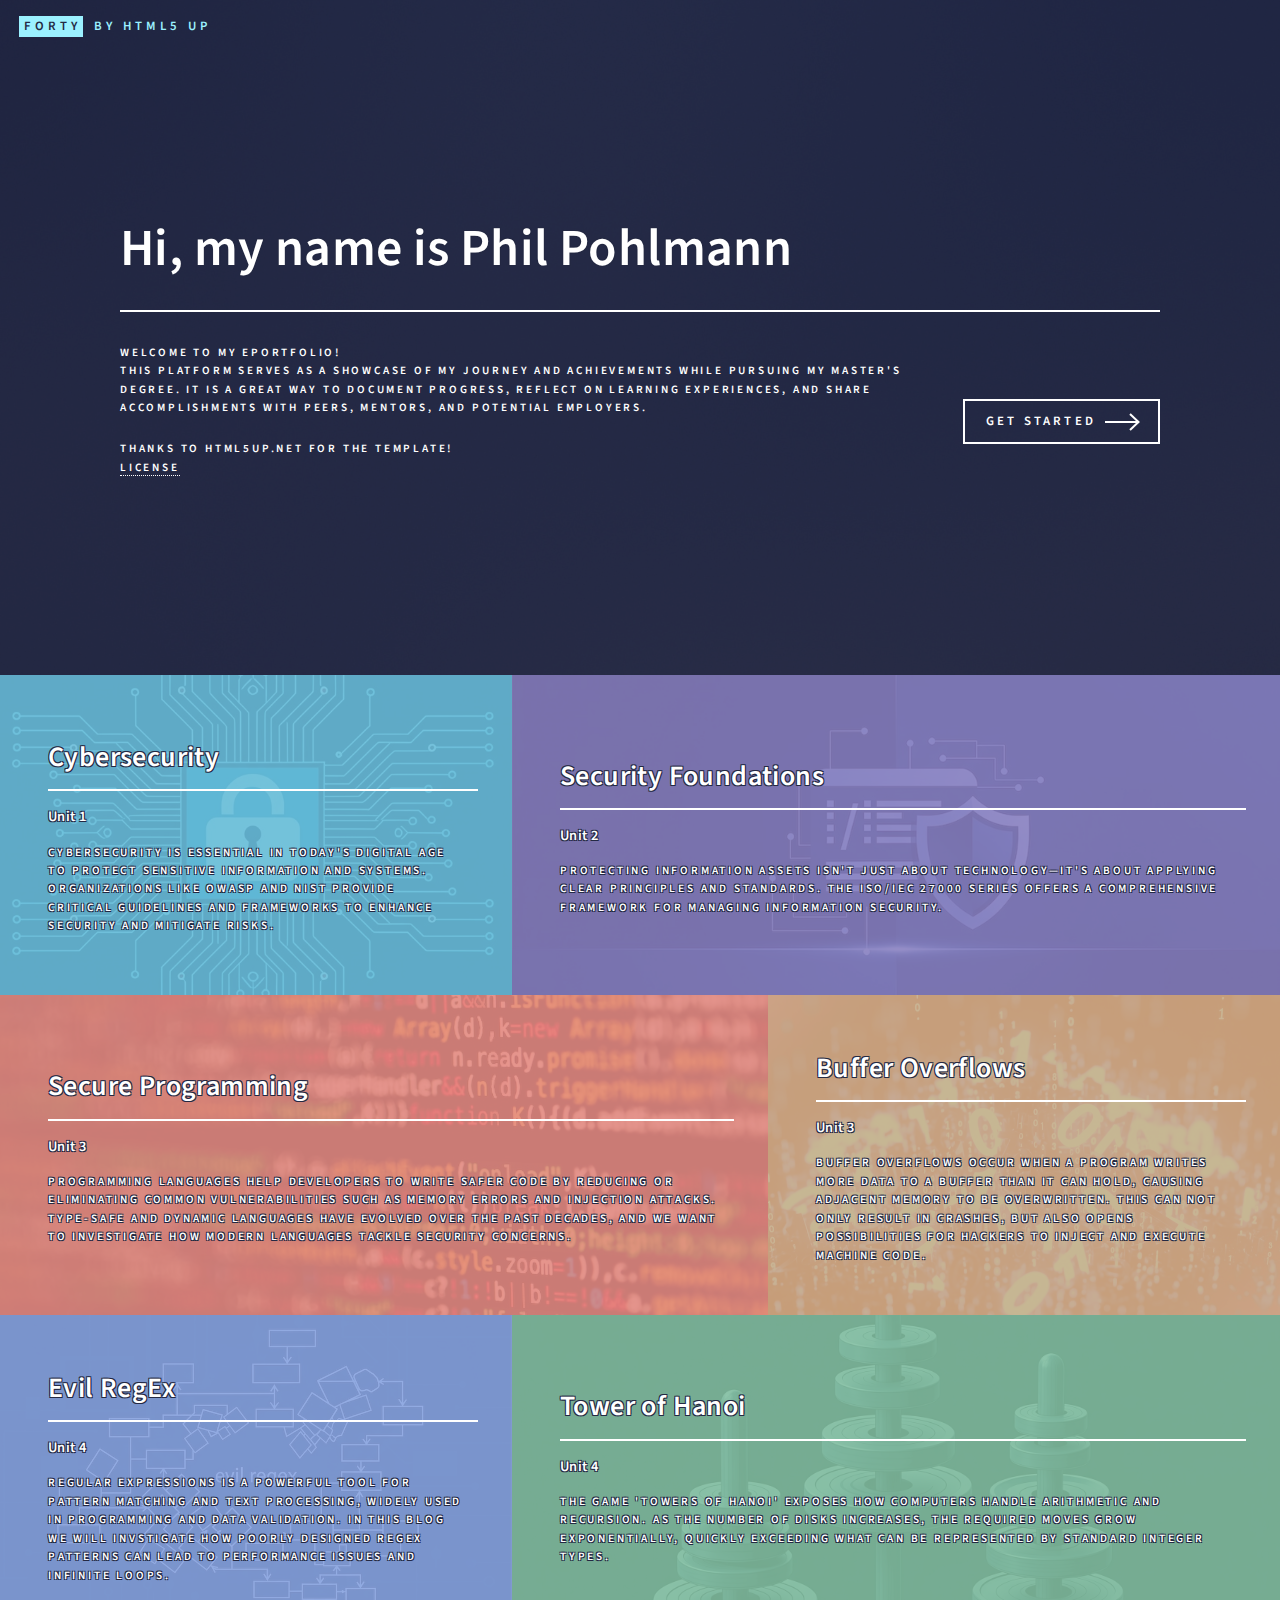
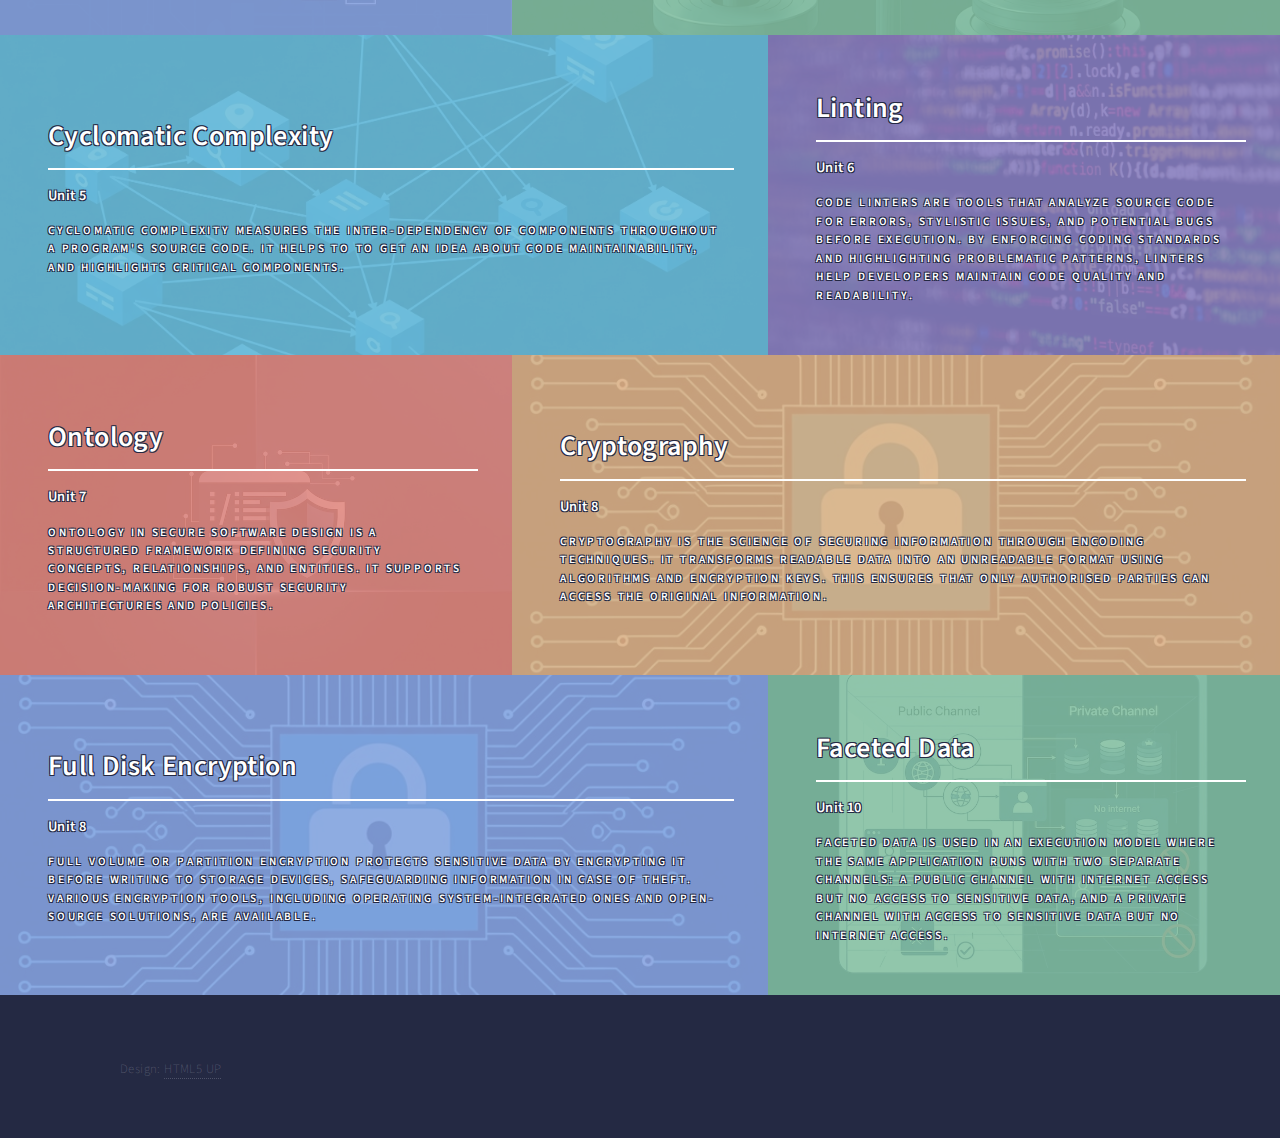
<file: index.html>
<!DOCTYPE html>
<!--
	Forty by HTML5 UP
	html5up.net | @ajlkn
	Free for personal and commercial use under the CCA 3.0 license (html5up.net/license)
-->
<html>
  <head>
    <title>Phil's e-Portfolio</title>
    <meta charset="utf-8" />
    <meta
      name="viewport"
      content="width=device-width, initial-scale=1, user-scalable=no"
    />
    <link rel="stylesheet" href="assets/css/main.css" />
    <noscript
      ><link rel="stylesheet" href="assets/css/noscript.css"
    /></noscript>
  </head>
  <body class="is-preload">
    <!-- Wrapper -->
    <div id="wrapper">
      <!-- Header -->
      <header id="header" class="alt">
        <a href="index.html" class="logo"
          ><strong>Forty</strong> <span>by HTML5 UP</span></a
        >
        <!-- <nav>
          <a href="#menu">Menu</a>
        </nav> -->
      </header>

      <!-- Menu -->
      <!-- <nav id="menu">
        <ul class="links">
          <li><a href="index.html">Home</a></li>
          <li><a href="landing.html">Landing</a></li>
          <li><a href="generic.html">Generic</a></li>
          <li><a href="elements.html">Elements</a></li>
        </ul>
        <ul class="actions stacked">
							<li><a href="#" class="button primary fit">Get Started</a></li>
							<li><a href="#" class="button fit">Log In</a></li>
						</ul> 
      </nav> -->

      <!-- Banner -->
      <section id="banner" class="major">
        <div class="inner">
          <header class="major">
            <h1>Hi, my name is Phil Pohlmann</h1>
          </header>
          <div class="content">
            <div>
              <p>
                Welcome to my ePortfolio!<br />
                This platform serves as a showcase of my journey and
                achievements while pursuing my master's degree. It is a great
                way to document progress, reflect on learning experiences, and
                share accomplishments with peers, mentors, and potential
                employers.
              </p>
              <p>
                Thanks to html5up.net for the template!<br />
                <a href="https://html5up.net/license">License</a>
              </p>
            </div>
            <ul class="actions">
              <li>
                <a href="#one" class="button next scrolly">Get Started</a>
              </li>
            </ul>
          </div>
        </div>
      </section>

      <!-- Main -->
      <div id="main">
        <!-- One -->
        <section id="one" class="tiles">
          <article>
            <span class="image">
              <img
                src="images/units/sec_computing.jpeg"
                alt="Generated with Google Gemini"
              />
            </span>
            <header class="major">
              <h3><a href="unit1.html" class="link">Cybersecurity</a></h3>
              <h5>Unit 1</h5>
              <p>
                Cybersecurity is essential in today's digital age to protect
                sensitive information and systems. Organizations like OWASP and
                NIST provide critical guidelines and frameworks to enhance
                security and mitigate risks.
              </p>
            </header>
          </article>
          <article>
            <span class="image">
              <img
                src="images/units/cybersec.jpg"
                alt="Generated with Google Gemini"
              />
            </span>
            <header class="major">
              <h3>
                <a href="unit2.html" class="link">Security Foundations</a>
              </h3>
              <h5>Unit 2</h5>
              <p>
                Protecting information assets isn't just about technology—it's
                about applying clear principles and standards. The ISO/IEC 27000
                series offers a comprehensive framework for managing information
                security.
              </p>
            </header>
          </article>
          <article>
            <span class="image">
              <img
                src="images/units/languages.jpg"
                alt="Free-to-use https://www.pexels.com/photo/codes-on-tilt-shift-lens-2004161/"
              />
            </span>
            <header class="major">
              <h3>
                <a href="unit3.html" class="link">Secure Programming</a>
              </h3>
              <h5>Unit 3</h5>
              <p>
                Programming languages help developers to write safer code by
                reducing or eliminating common vulnerabilities such as memory
                errors and injection attacks. Type-safe and dynamic languages
                have evolved over the past decades, and we want to investigate
                how modern languages tackle security concerns.
              </p>
            </header>
          </article>
          <article>
            <span class="image">
              <img
                src="images/units/bit-pile.jpg"
                alt="Generated with Google Gemini"
              />
            </span>
            <header class="major">
              <h3>
                <a href="unit3_bo.html" class="link">Buffer Overflows</a>
              </h3>
              <h5>Unit 3</h5>
              <p>
                Buffer overflows occur when a program writes more data to a
                buffer than it can hold, causing adjacent memory to be
                overwritten. This can not only result in crashes, but also opens
                possibilities for hackers to inject and execute machine code.
              </p>
            </header>
          </article>
          <article>
            <span class="image">
              <img
                src="images/units/evil-regex.jpg"
                alt="Generated with Google Gemini"
              />
            </span>
            <header class="major">
              <h3>
                <a href="unit4.html" class="link">Evil RegEx</a>
              </h3>
              <h5>Unit 4</h5>
              <p>
                Regular Expressions is a powerful tool for pattern matching and
                text processing, widely used in programming and data validation.
                In this blog we will invstigate how poorly designed regex
                patterns can lead to performance issues and infinite loops.
              </p>
            </header>
          </article>
          <article>
            <span class="image">
              <img
                src="images/units/towerofhanoi.jpg"
                alt="Generated with Google Gemini"
              />
            </span>
            <header class="major">
              <h3>
                <a href="unit4_toh.html" class="link">Tower of Hanoi</a>
              </h3>
              <h5>Unit 4</h5>
              <p>
                The game 'Towers of Hanoi' exposes how computers handle
                arithmetic and recursion. As the number of disks increases, the
                required moves grow exponentially, quickly exceeding what can be
                represented by standard integer types.
              </p>
            </header>
          </article>
          <article>
            <span class="image">
              <img
                src="images/units/cycliccomplex.jpg"
                alt="Generated with Google Gemini"
              />
            </span>
            <header class="major">
              <h3>
                <a href="unit5.html" class="link">Cyclomatic Complexity</a>
              </h3>
              <h5>Unit 5</h5>
              <p>
                Cyclomatic complexity measures the inter-dependency of
                components throughout a program's source code. It helps to to
                get an idea about code maintainability, and highlights critical
                components.
              </p>
            </header>
          </article>
          <article>
            <span class="image">
              <img
                src="images/units/languages.jpg"
                alt="Generated with Google Gemini"
              />
            </span>
            <header class="major">
              <h3>
                <a href="unit6.html" class="link">Linting</a>
              </h3>
              <h5>Unit 6</h5>
              <p>
                Code linters are tools that analyze source code for errors,
                stylistic issues, and potential bugs before execution. By
                enforcing coding standards and highlighting problematic
                patterns, linters help developers maintain code quality and
                readability.
              </p>
            </header>
          </article>
          <article>
            <span class="image">
              <img
                src="images/units/cybersec.jpg"
                alt="Generated with Google Gemini"
              />
            </span>
            <header class="major">
              <h3>
                <a href="unit7.html" class="link">Ontology</a>
              </h3>
              <h5>Unit 7</h5>
              <p>
                Ontology in secure software design is a structured framework
                defining security concepts, relationships, and entities. It
                supports decision-making for robust security architectures and
                policies.
              </p>
            </header>
          </article>
          <article>
            <span class="image">
              <img
                src="images/units/sec_computing.jpeg"
                alt="Generated with Google Gemini"
              />
            </span>
            <header class="major">
              <h3>
                <a href="unit8.html" class="link">Cryptography</a>
              </h3>
              <h5>Unit 8</h5>
              <p>
                Cryptography is the science of securing information through
                encoding techniques. It transforms readable data into an
                unreadable format using algorithms and encryption keys. This
                ensures that only authorised parties can access the original
                information.
              </p>
            </header>
          </article>
          <article>
            <span class="image">
              <img
                src="images/units/sec_computing.jpeg"
                alt="Generated with Google Gemini"
              />
            </span>
            <header class="major">
              <h3>
                <a href="unit8_truecrypt.html" class="link"
                  >Full Disk Encryption</a
                >
              </h3>
              <h5>Unit 8</h5>
              <p>
                Full volume or partition encryption protects sensitive data by
                encrypting it before writing to storage devices, safeguarding
                information in case of theft. Various encryption tools,
                including operating system-integrated ones and open-source
                solutions, are available.
              </p>
            </header>
          </article>
          <article>
            <span class="image">
              <img
                src="images/units/facet.jpg"
                alt="Generated with Google Gemini"
              />
            </span>
            <header class="major">
              <h3>
                <a href="unit10.html" class="link">Faceted Data</a>
              </h3>
              <h5>Unit 10</h5>
              <p>
                Faceted data is used in an execution model where the same
                application runs with two separate channels: a public channel
                with internet access but no access to sensitive data, and a
                private channel with access to sensitive data but no internet
                access.
              </p>
            </header>
          </article>
          <!-- <article>
            <span class="image">
              <img src="images/pic02.jpg" alt="" />
            </span>
            <header class="major">
              <h3><a href="landing.html" class="link">Tempus</a></h3>
              <p>feugiat amet tempus</p>
            </header>
          </article> -->
        </section>

        <!-- Two -->
        <!-- <section id="two">

        </section> -->
      </div>

      <!-- Footer -->
      <footer id="footer">
        <div class="inner">
          <!-- <ul class="icons">
            <li>
              <a href="#" class="icon brands alt fa-twitter"
                ><span class="label">Twitter</span></a
              >
            </li>
            <li>
              <a href="#" class="icon brands alt fa-facebook-f"
                ><span class="label">Facebook</span></a
              >
            </li>
            <li>
              <a href="#" class="icon brands alt fa-instagram"
                ><span class="label">Instagram</span></a
              >
            </li>
            <li>
              <a href="#" class="icon brands alt fa-github"
                ><span class="label">GitHub</span></a
              >
            </li>
            <li>
              <a href="#" class="icon brands alt fa-linkedin-in"
                ><span class="label">LinkedIn</span></a
              >
            </li>
          </ul> -->
          <ul class="copyright">
            <li>Design: <a href="https://html5up.net">HTML5 UP</a></li>
          </ul>
        </div>
      </footer>
    </div>

    <!-- Scripts -->
    <script src="assets/js/jquery.min.js"></script>
    <script src="assets/js/jquery.scrolly.min.js"></script>
    <script src="assets/js/jquery.scrollex.min.js"></script>
    <script src="assets/js/browser.min.js"></script>
    <script src="assets/js/breakpoints.min.js"></script>
    <script src="assets/js/util.js"></script>
    <script src="assets/js/main.js"></script>
  </body>
</html>
</file>
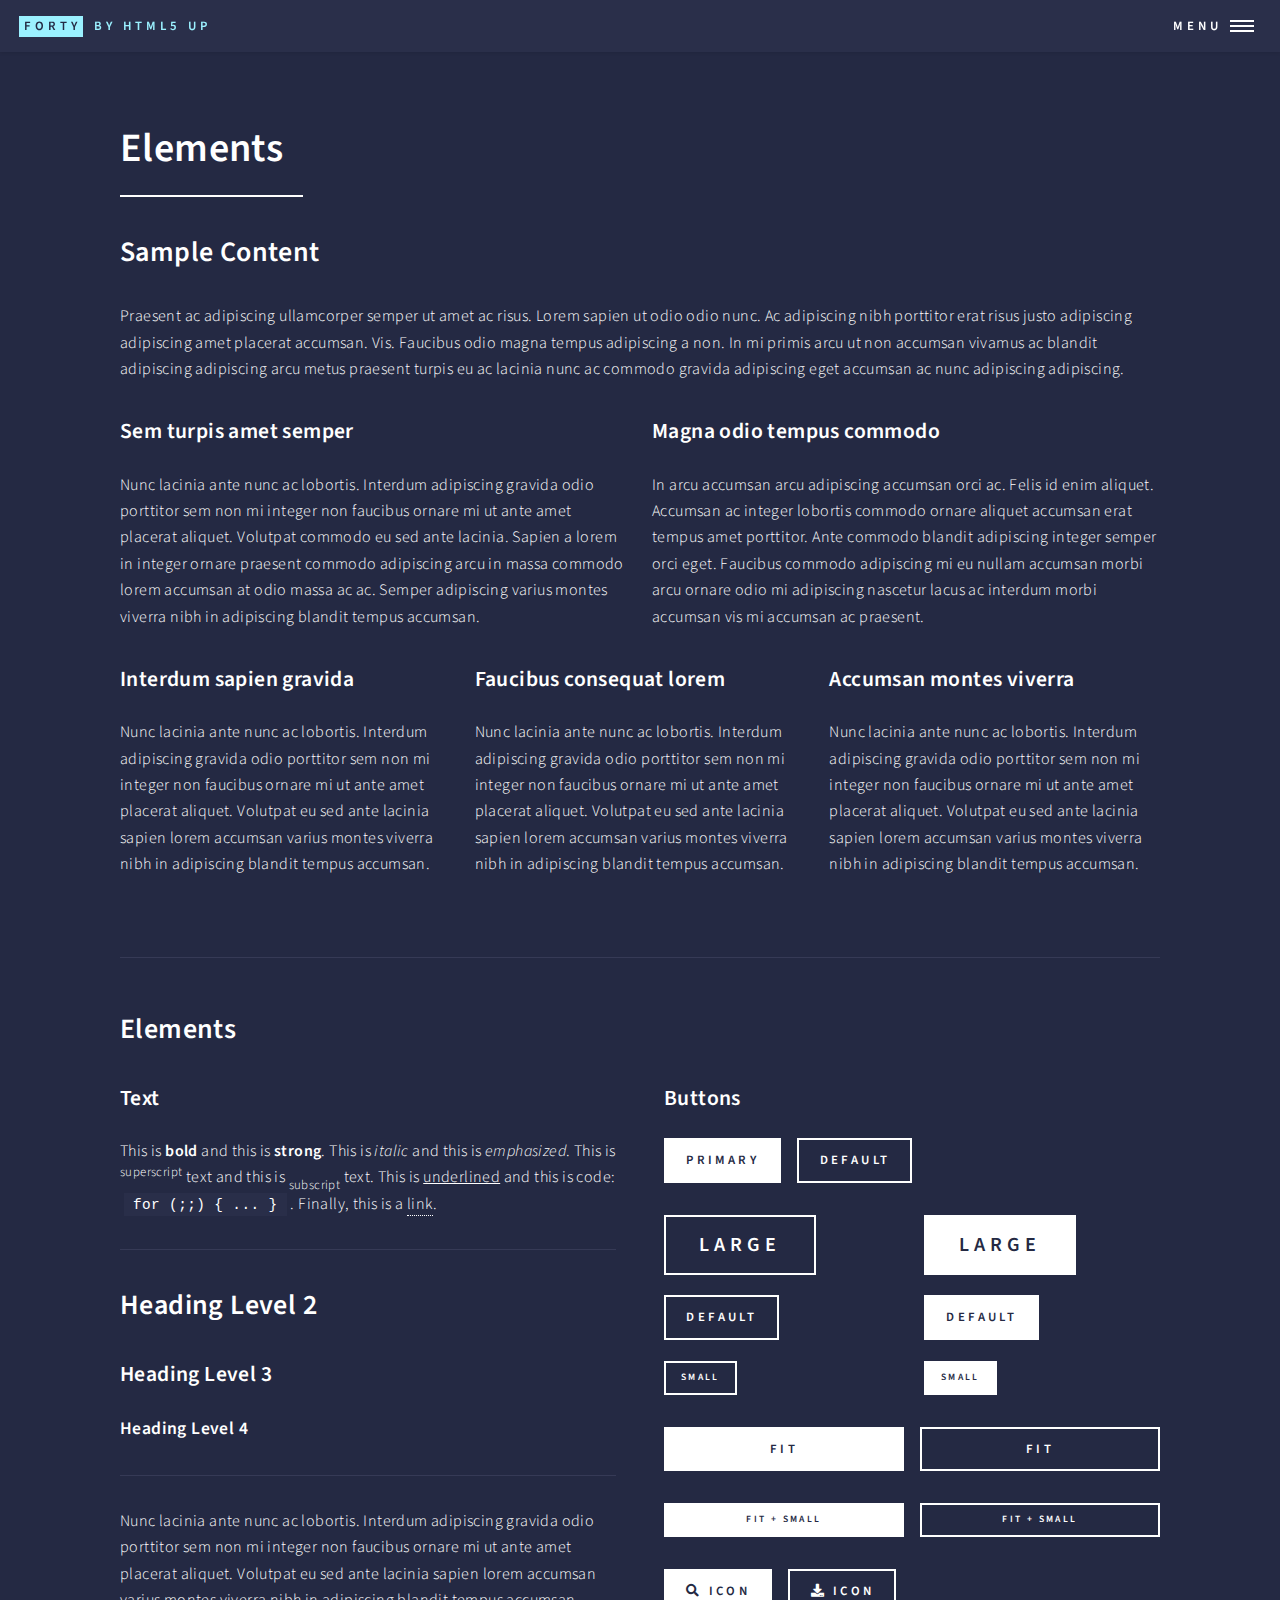
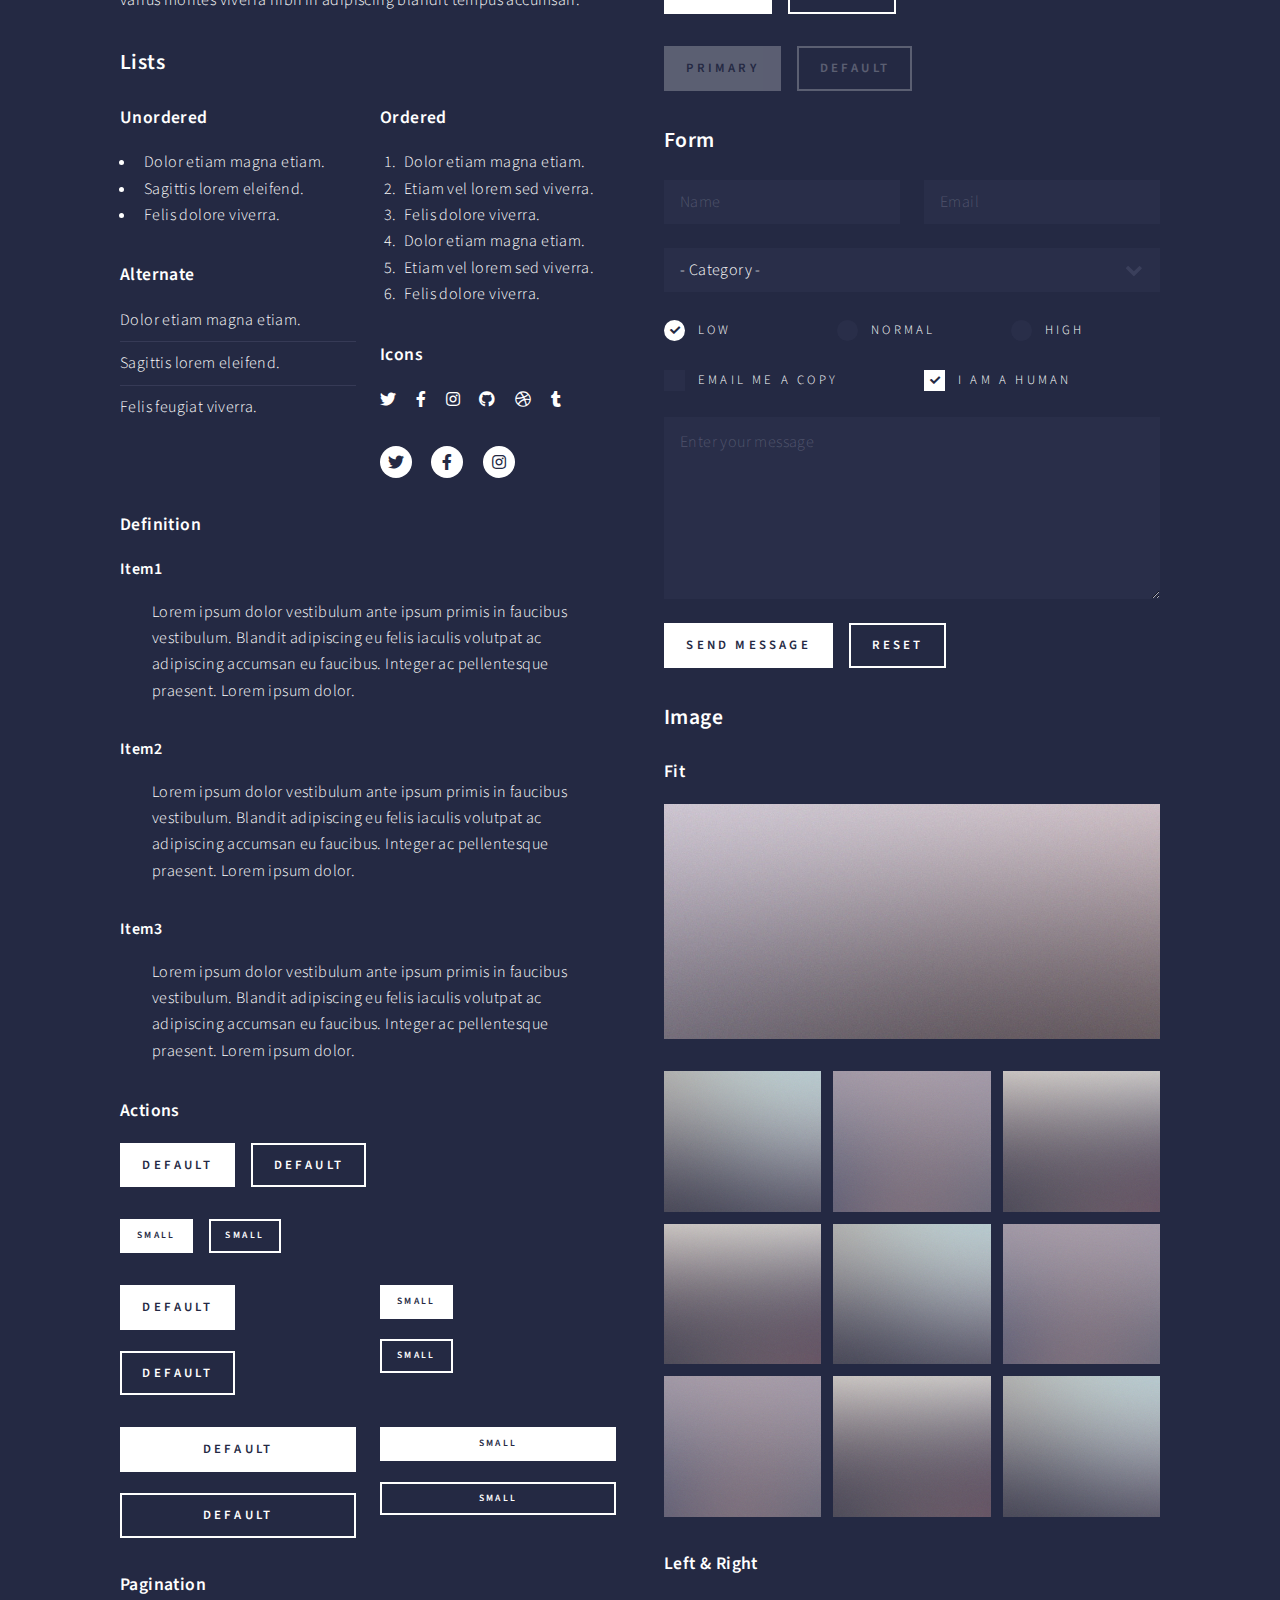
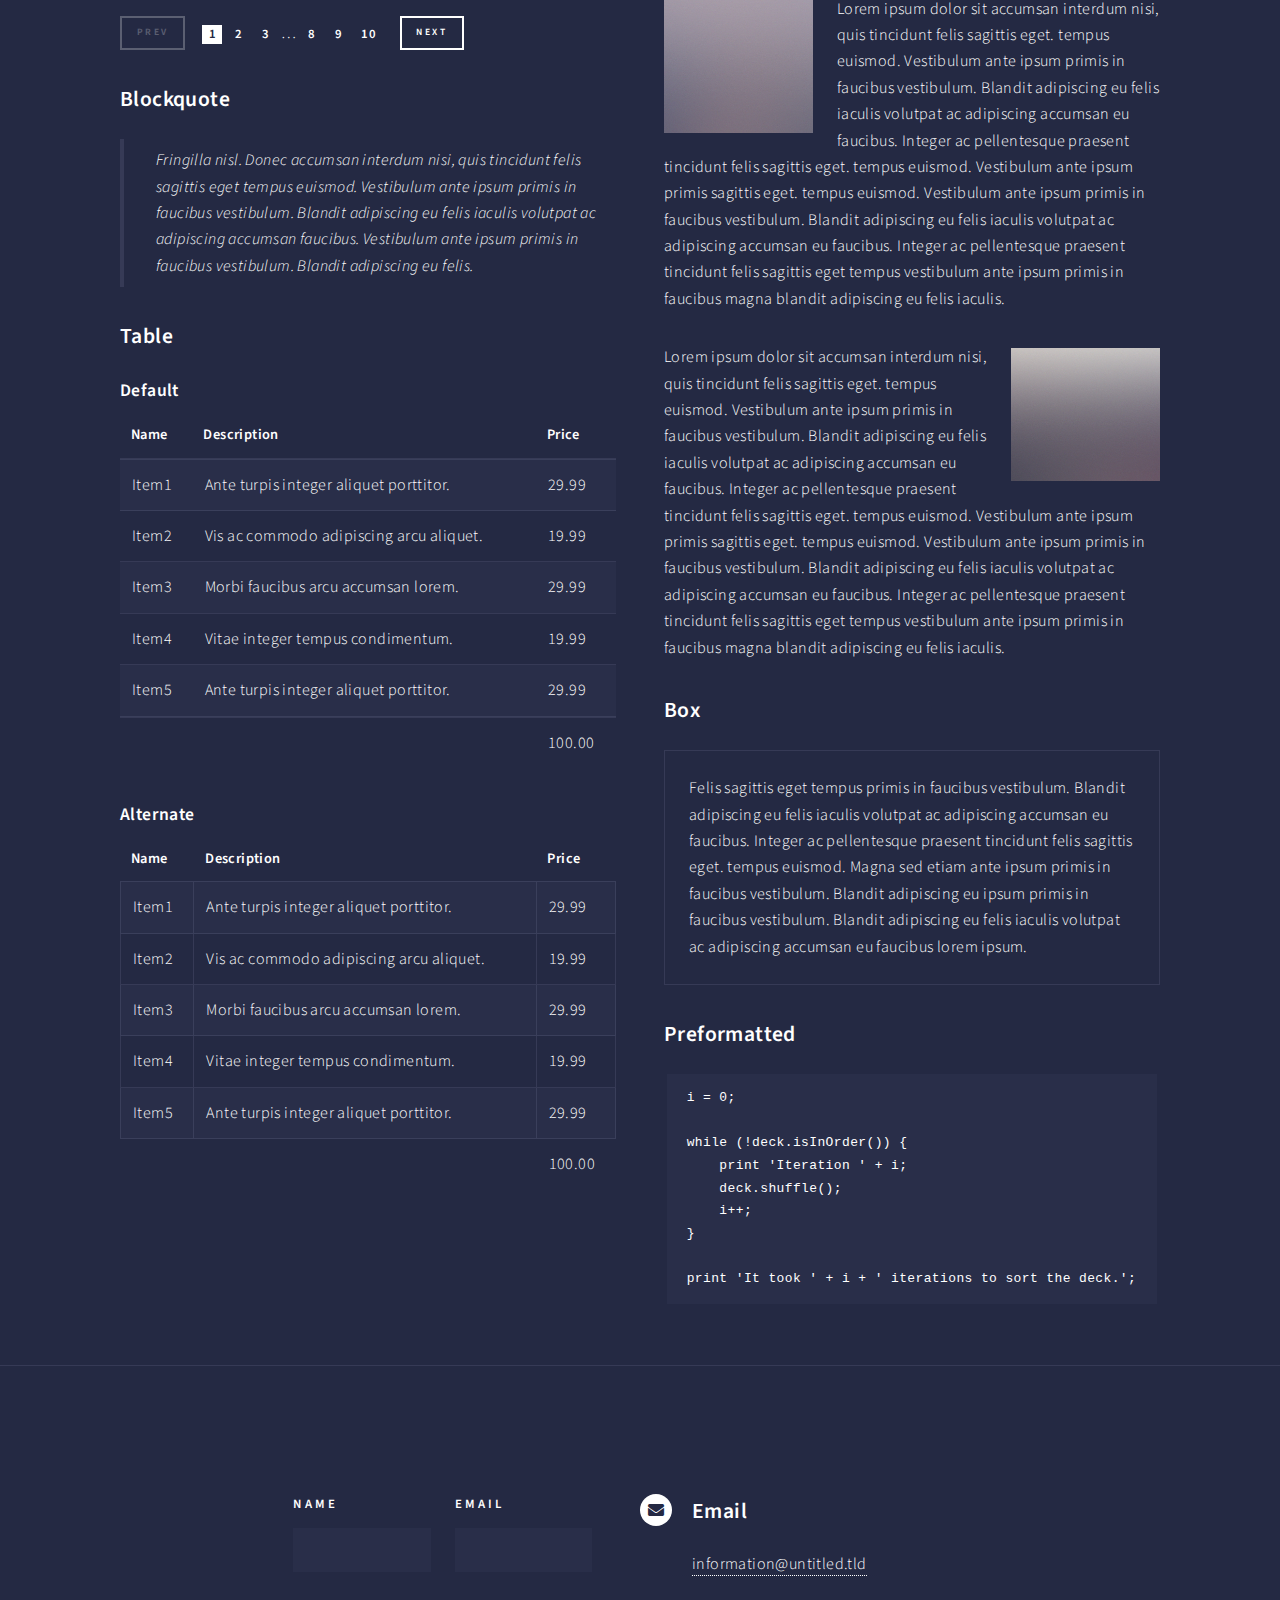
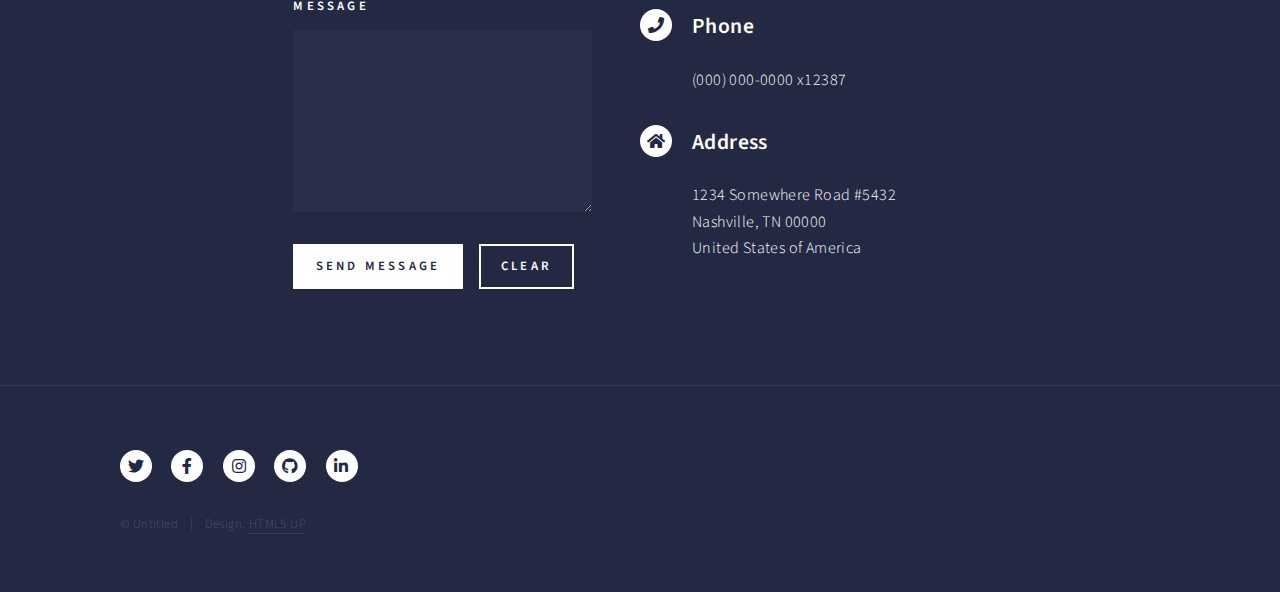
<file: elements.html>
<!DOCTYPE HTML>
<!--
	Forty by HTML5 UP
	html5up.net | @ajlkn
	Free for personal and commercial use under the CCA 3.0 license (html5up.net/license)
-->
<html>
	<head>
		<title>Elements - Forty by HTML5 UP</title>
		<meta charset="utf-8" />
		<meta name="viewport" content="width=device-width, initial-scale=1, user-scalable=no" />
		<link rel="stylesheet" href="assets/css/main.css" />
		<noscript><link rel="stylesheet" href="assets/css/noscript.css" /></noscript>
	</head>
	<body class="is-preload">

		<!-- Wrapper -->
			<div id="wrapper">

				<!-- Header -->
					<header id="header">
						<a href="index.html" class="logo"><strong>Forty</strong> <span>by HTML5 UP</span></a>
						<nav>
							<a href="#menu">Menu</a>
						</nav>
					</header>

				<!-- Menu -->
					<nav id="menu">
						<ul class="links">
							<li><a href="index.html">Home</a></li>
							<li><a href="landing.html">Landing</a></li>
							<li><a href="generic.html">Generic</a></li>
							<li><a href="elements.html">Elements</a></li>
						</ul>
						<ul class="actions stacked">
							<li><a href="#" class="button primary fit">Get Started</a></li>
							<li><a href="#" class="button fit">Log In</a></li>
						</ul>
					</nav>

				<!-- Main -->
					<div id="main" class="alt">

						<!-- One -->
							<section id="one">
								<div class="inner">
									<header class="major">
										<h1>Elements</h1>
									</header>

									<!-- Content -->
										<h2 id="content">Sample Content</h2>
										<p>Praesent ac adipiscing ullamcorper semper ut amet ac risus. Lorem sapien ut odio odio nunc. Ac adipiscing nibh porttitor erat risus justo adipiscing adipiscing amet placerat accumsan. Vis. Faucibus odio magna tempus adipiscing a non. In mi primis arcu ut non accumsan vivamus ac blandit adipiscing adipiscing arcu metus praesent turpis eu ac lacinia nunc ac commodo gravida adipiscing eget accumsan ac nunc adipiscing adipiscing.</p>
										<div class="row">
											<div class="col-6 col-12-small">
												<h3>Sem turpis amet semper</h3>
												<p>Nunc lacinia ante nunc ac lobortis. Interdum adipiscing gravida odio porttitor sem non mi integer non faucibus ornare mi ut ante amet placerat aliquet. Volutpat commodo eu sed ante lacinia. Sapien a lorem in integer ornare praesent commodo adipiscing arcu in massa commodo lorem accumsan at odio massa ac ac. Semper adipiscing varius montes viverra nibh in adipiscing blandit tempus accumsan.</p>
											</div>
											<div class="col-6 col-12-small">
												<h3>Magna odio tempus commodo</h3>
												<p>In arcu accumsan arcu adipiscing accumsan orci ac. Felis id enim aliquet. Accumsan ac integer lobortis commodo ornare aliquet accumsan erat tempus amet porttitor. Ante commodo blandit adipiscing integer semper orci eget. Faucibus commodo adipiscing mi eu nullam accumsan morbi arcu ornare odio mi adipiscing nascetur lacus ac interdum morbi accumsan vis mi accumsan ac praesent.</p>
											</div>
											<!-- Break -->
											<div class="col-4 col-12-medium">
												<h3>Interdum sapien gravida</h3>
												<p>Nunc lacinia ante nunc ac lobortis. Interdum adipiscing gravida odio porttitor sem non mi integer non faucibus ornare mi ut ante amet placerat aliquet. Volutpat eu sed ante lacinia sapien lorem accumsan varius montes viverra nibh in adipiscing blandit tempus accumsan.</p>
											</div>
											<div class="col-4 col-12-medium">
												<h3>Faucibus consequat lorem</h3>
												<p>Nunc lacinia ante nunc ac lobortis. Interdum adipiscing gravida odio porttitor sem non mi integer non faucibus ornare mi ut ante amet placerat aliquet. Volutpat eu sed ante lacinia sapien lorem accumsan varius montes viverra nibh in adipiscing blandit tempus accumsan.</p>
											</div>
											<div class="col-4 col-12-medium">
												<h3>Accumsan montes viverra</h3>
												<p>Nunc lacinia ante nunc ac lobortis. Interdum adipiscing gravida odio porttitor sem non mi integer non faucibus ornare mi ut ante amet placerat aliquet. Volutpat eu sed ante lacinia sapien lorem accumsan varius montes viverra nibh in adipiscing blandit tempus accumsan.</p>
											</div>
										</div>

									<hr class="major" />

									<!-- Elements -->
										<h2 id="elements">Elements</h2>
										<div class="row gtr-200">
											<div class="col-6 col-12-medium">

												<!-- Text stuff -->
													<h3>Text</h3>
													<p>This is <b>bold</b> and this is <strong>strong</strong>. This is <i>italic</i> and this is <em>emphasized</em>.
													This is <sup>superscript</sup> text and this is <sub>subscript</sub> text.
													This is <u>underlined</u> and this is code: <code>for (;;) { ... }</code>.
													Finally, this is a <a href="#">link</a>.</p>
													<hr />
													<h2>Heading Level 2</h2>
													<h3>Heading Level 3</h3>
													<h4>Heading Level 4</h4>
													<hr />
													<p>Nunc lacinia ante nunc ac lobortis. Interdum adipiscing gravida odio porttitor sem non mi integer non faucibus ornare mi ut ante amet placerat aliquet. Volutpat eu sed ante lacinia sapien lorem accumsan varius montes viverra nibh in adipiscing blandit tempus accumsan.</p>

												<!-- Lists -->
													<h3>Lists</h3>
													<div class="row">
														<div class="col-6 col-12-small">

															<h4>Unordered</h4>
															<ul>
																<li>Dolor etiam magna etiam.</li>
																<li>Sagittis lorem eleifend.</li>
																<li>Felis dolore viverra.</li>
															</ul>

															<h4>Alternate</h4>
															<ul class="alt">
																<li>Dolor etiam magna etiam.</li>
																<li>Sagittis lorem eleifend.</li>
																<li>Felis feugiat viverra.</li>
															</ul>

														</div>
														<div class="col-6 col-12-small">

															<h4>Ordered</h4>
															<ol>
																<li>Dolor etiam magna etiam.</li>
																<li>Etiam vel lorem sed viverra.</li>
																<li>Felis dolore viverra.</li>
																<li>Dolor etiam magna etiam.</li>
																<li>Etiam vel lorem sed viverra.</li>
																<li>Felis dolore viverra.</li>
															</ol>

															<h4>Icons</h4>
															<ul class="icons">
																<li><a href="#" class="icon brands fa-twitter"><span class="label">Twitter</span></a></li>
																<li><a href="#" class="icon brands fa-facebook-f"><span class="label">Facebook</span></a></li>
																<li><a href="#" class="icon brands fa-instagram"><span class="label">Instagram</span></a></li>
																<li><a href="#" class="icon brands fa-github"><span class="label">Github</span></a></li>
																<li><a href="#" class="icon brands fa-dribbble"><span class="label">Dribbble</span></a></li>
																<li><a href="#" class="icon brands fa-tumblr"><span class="label">Tumblr</span></a></li>
															</ul>
															<ul class="icons">
																<li><a href="#" class="icon brands alt fa-twitter"><span class="label">Twitter</span></a></li>
																<li><a href="#" class="icon brands alt fa-facebook-f"><span class="label">Facebook</span></a></li>
																<li><a href="#" class="icon brands alt fa-instagram"><span class="label">Instagram</span></a></li>
															</ul>

														</div>
													</div>
													<h4>Definition</h4>
													<dl>
														<dt>Item1</dt>
														<dd>
															<p>Lorem ipsum dolor vestibulum ante ipsum primis in faucibus vestibulum. Blandit adipiscing eu felis iaculis volutpat ac adipiscing accumsan eu faucibus. Integer ac pellentesque praesent. Lorem ipsum dolor.</p>
														</dd>
														<dt>Item2</dt>
														<dd>
															<p>Lorem ipsum dolor vestibulum ante ipsum primis in faucibus vestibulum. Blandit adipiscing eu felis iaculis volutpat ac adipiscing accumsan eu faucibus. Integer ac pellentesque praesent. Lorem ipsum dolor.</p>
														</dd>
														<dt>Item3</dt>
														<dd>
															<p>Lorem ipsum dolor vestibulum ante ipsum primis in faucibus vestibulum. Blandit adipiscing eu felis iaculis volutpat ac adipiscing accumsan eu faucibus. Integer ac pellentesque praesent. Lorem ipsum dolor.</p>
														</dd>
													</dl>

													<h4>Actions</h4>
													<ul class="actions">
														<li><a href="#" class="button primary">Default</a></li>
														<li><a href="#" class="button">Default</a></li>
													</ul>
													<ul class="actions small">
														<li><a href="#" class="button primary small">Small</a></li>
														<li><a href="#" class="button small">Small</a></li>
													</ul>
													<div class="row">
														<div class="col-6 col-12-small">
															<ul class="actions stacked">
																<li><a href="#" class="button primary">Default</a></li>
																<li><a href="#" class="button">Default</a></li>
															</ul>
														</div>
														<div class="col-6 col-12-small">
															<ul class="actions stacked">
																<li><a href="#" class="button primary small">Small</a></li>
																<li><a href="#" class="button small">Small</a></li>
															</ul>
														</div>
														<div class="col-6 col-12-small">
															<ul class="actions stacked">
																<li><a href="#" class="button primary fit">Default</a></li>
																<li><a href="#" class="button fit">Default</a></li>
															</ul>
														</div>
														<div class="col-6 col-12-small">
															<ul class="actions stacked">
																<li><a href="#" class="button primary small fit">Small</a></li>
																<li><a href="#" class="button small fit">Small</a></li>
															</ul>
														</div>
													</div>

													<h4>Pagination</h4>
													<ul class="pagination">
														<li><span class="button small disabled">Prev</span></li>
														<li><a href="#" class="page active">1</a></li>
														<li><a href="#" class="page">2</a></li>
														<li><a href="#" class="page">3</a></li>
														<li><span>&hellip;</span></li>
														<li><a href="#" class="page">8</a></li>
														<li><a href="#" class="page">9</a></li>
														<li><a href="#" class="page">10</a></li>
														<li><a href="#" class="button small">Next</a></li>
													</ul>

												<!-- Blockquote -->
													<h3>Blockquote</h3>
													<blockquote>Fringilla nisl. Donec accumsan interdum nisi, quis tincidunt felis sagittis eget tempus euismod. Vestibulum ante ipsum primis in faucibus vestibulum. Blandit adipiscing eu felis iaculis volutpat ac adipiscing accumsan faucibus. Vestibulum ante ipsum primis in faucibus vestibulum. Blandit adipiscing eu felis.</blockquote>

												<!-- Table -->
													<h3>Table</h3>

													<h4>Default</h4>
													<div class="table-wrapper">
														<table>
															<thead>
																<tr>
																	<th>Name</th>
																	<th>Description</th>
																	<th>Price</th>
																</tr>
															</thead>
															<tbody>
																<tr>
																	<td>Item1</td>
																	<td>Ante turpis integer aliquet porttitor.</td>
																	<td>29.99</td>
																</tr>
																<tr>
																	<td>Item2</td>
																	<td>Vis ac commodo adipiscing arcu aliquet.</td>
																	<td>19.99</td>
																</tr>
																<tr>
																	<td>Item3</td>
																	<td> Morbi faucibus arcu accumsan lorem.</td>
																	<td>29.99</td>
																</tr>
																<tr>
																	<td>Item4</td>
																	<td>Vitae integer tempus condimentum.</td>
																	<td>19.99</td>
																</tr>
																<tr>
																	<td>Item5</td>
																	<td>Ante turpis integer aliquet porttitor.</td>
																	<td>29.99</td>
																</tr>
															</tbody>
															<tfoot>
																<tr>
																	<td colspan="2"></td>
																	<td>100.00</td>
																</tr>
															</tfoot>
														</table>
													</div>

													<h4>Alternate</h4>
													<div class="table-wrapper">
														<table class="alt">
															<thead>
																<tr>
																	<th>Name</th>
																	<th>Description</th>
																	<th>Price</th>
																</tr>
															</thead>
															<tbody>
																<tr>
																	<td>Item1</td>
																	<td>Ante turpis integer aliquet porttitor.</td>
																	<td>29.99</td>
																</tr>
																<tr>
																	<td>Item2</td>
																	<td>Vis ac commodo adipiscing arcu aliquet.</td>
																	<td>19.99</td>
																</tr>
																<tr>
																	<td>Item3</td>
																	<td> Morbi faucibus arcu accumsan lorem.</td>
																	<td>29.99</td>
																</tr>
																<tr>
																	<td>Item4</td>
																	<td>Vitae integer tempus condimentum.</td>
																	<td>19.99</td>
																</tr>
																<tr>
																	<td>Item5</td>
																	<td>Ante turpis integer aliquet porttitor.</td>
																	<td>29.99</td>
																</tr>
															</tbody>
															<tfoot>
																<tr>
																	<td colspan="2"></td>
																	<td>100.00</td>
																</tr>
															</tfoot>
														</table>
													</div>

											</div>
											<div class="col-6 col-12-medium">

												<!-- Buttons -->
													<h3>Buttons</h3>
													<ul class="actions">
														<li><a href="#" class="button primary">Primary</a></li>
														<li><a href="#" class="button">Default</a></li>
													</ul>
													<div class="row">
														<div class="col-6 col-12-xsmall">
															<ul class="actions stacked">
																<li><a href="#" class="button large">Large</a></li>
																<li><a href="#" class="button">Default</a></li>
																<li><a href="#" class="button small">Small</a></li>
															</ul>
														</div>
														<div class="col-6 col-12-xsmall">
															<ul class="actions stacked">
																<li><a href="#" class="button primary large">Large</a></li>
																<li><a href="#" class="button primary">Default</a></li>
																<li><a href="#" class="button primary small">Small</a></li>
															</ul>
														</div>
													</div>
													<ul class="actions fit">
														<li><a href="#" class="button primary fit">Fit</a></li>
														<li><a href="#" class="button fit">Fit</a></li>
													</ul>
													<ul class="actions fit small">
														<li><a href="#" class="button primary fit small">Fit + Small</a></li>
														<li><a href="#" class="button fit small">Fit + Small</a></li>
													</ul>
													<ul class="actions">
														<li><a href="#" class="button primary icon solid fa-search">Icon</a></li>
														<li><a href="#" class="button icon solid fa-download">Icon</a></li>
													</ul>
													<ul class="actions">
														<li><span class="button primary disabled">Primary</span></li>
														<li><span class="button disabled">Default</span></li>
													</ul>

												<!-- Form -->
													<h3>Form</h3>

													<form method="post" action="#">
														<div class="row gtr-uniform">
															<div class="col-6 col-12-xsmall">
																<input type="text" name="demo-name" id="demo-name" value="" placeholder="Name" />
															</div>
															<div class="col-6 col-12-xsmall">
																<input type="email" name="demo-email" id="demo-email" value="" placeholder="Email" />
															</div>
															<!-- Break -->
															<div class="col-12">
																<select name="demo-category" id="demo-category">
																	<option value="">- Category -</option>
																	<option value="1">Manufacturing</option>
																	<option value="1">Shipping</option>
																	<option value="1">Administration</option>
																	<option value="1">Human Resources</option>
																</select>
															</div>
															<!-- Break -->
															<div class="col-4 col-12-small">
																<input type="radio" id="demo-priority-low" name="demo-priority" checked>
																<label for="demo-priority-low">Low</label>
															</div>
															<div class="col-4 col-12-small">
																<input type="radio" id="demo-priority-normal" name="demo-priority">
																<label for="demo-priority-normal">Normal</label>
															</div>
															<div class="col-4 col-12-small">
																<input type="radio" id="demo-priority-high" name="demo-priority">
																<label for="demo-priority-high">High</label>
															</div>
															<!-- Break -->
															<div class="col-6 col-12-small">
																<input type="checkbox" id="demo-copy" name="demo-copy">
																<label for="demo-copy">Email me a copy</label>
															</div>
															<div class="col-6 col-12-small">
																<input type="checkbox" id="demo-human" name="demo-human" checked>
																<label for="demo-human">I am a human</label>
															</div>
															<!-- Break -->
															<div class="col-12">
																<textarea name="demo-message" id="demo-message" placeholder="Enter your message" rows="6"></textarea>
															</div>
															<!-- Break -->
															<div class="col-12">
																<ul class="actions">
																	<li><input type="submit" value="Send Message" class="primary" /></li>
																	<li><input type="reset" value="Reset" /></li>
																</ul>
															</div>
														</div>
													</form>

												<!-- Image -->
													<h3>Image</h3>

													<h4>Fit</h4>
													<span class="image fit"><img src="images/pic03.jpg" alt="" /></span>
													<div class="box alt">
														<div class="row gtr-50 gtr-uniform">
															<div class="col-4"><span class="image fit"><img src="images/pic08.jpg" alt="" /></span></div>
															<div class="col-4"><span class="image fit"><img src="images/pic09.jpg" alt="" /></span></div>
															<div class="col-4"><span class="image fit"><img src="images/pic10.jpg" alt="" /></span></div>
															<!-- Break -->
															<div class="col-4"><span class="image fit"><img src="images/pic10.jpg" alt="" /></span></div>
															<div class="col-4"><span class="image fit"><img src="images/pic08.jpg" alt="" /></span></div>
															<div class="col-4"><span class="image fit"><img src="images/pic09.jpg" alt="" /></span></div>
															<!-- Break -->
															<div class="col-4"><span class="image fit"><img src="images/pic09.jpg" alt="" /></span></div>
															<div class="col-4"><span class="image fit"><img src="images/pic10.jpg" alt="" /></span></div>
															<div class="col-4"><span class="image fit"><img src="images/pic08.jpg" alt="" /></span></div>
														</div>
													</div>

													<h4>Left &amp; Right</h4>
													<p><span class="image left"><img src="images/pic09.jpg" alt="" /></span>Lorem ipsum dolor sit accumsan interdum nisi, quis tincidunt felis sagittis eget. tempus euismod. Vestibulum ante ipsum primis in faucibus vestibulum. Blandit adipiscing eu felis iaculis volutpat ac adipiscing accumsan eu faucibus. Integer ac pellentesque praesent tincidunt felis sagittis eget. tempus euismod. Vestibulum ante ipsum primis sagittis eget. tempus euismod. Vestibulum ante ipsum primis in faucibus vestibulum. Blandit adipiscing eu felis iaculis volutpat ac adipiscing accumsan eu faucibus. Integer ac pellentesque praesent tincidunt felis sagittis eget tempus vestibulum ante ipsum primis in faucibus magna blandit adipiscing eu felis iaculis.</p>
													<p><span class="image right"><img src="images/pic10.jpg" alt="" /></span>Lorem ipsum dolor sit accumsan interdum nisi, quis tincidunt felis sagittis eget. tempus euismod. Vestibulum ante ipsum primis in faucibus vestibulum. Blandit adipiscing eu felis iaculis volutpat ac adipiscing accumsan eu faucibus. Integer ac pellentesque praesent tincidunt felis sagittis eget. tempus euismod. Vestibulum ante ipsum primis sagittis eget. tempus euismod. Vestibulum ante ipsum primis in faucibus vestibulum. Blandit adipiscing eu felis iaculis volutpat ac adipiscing accumsan eu faucibus. Integer ac pellentesque praesent tincidunt felis sagittis eget tempus vestibulum ante ipsum primis in faucibus magna blandit adipiscing eu felis iaculis.</p>

												<!-- Box -->
													<h3>Box</h3>
													<div class="box">
														<p>Felis sagittis eget tempus primis in faucibus vestibulum. Blandit adipiscing eu felis iaculis volutpat ac adipiscing accumsan eu faucibus. Integer ac pellentesque praesent tincidunt felis sagittis eget. tempus euismod. Magna sed etiam ante ipsum primis in faucibus vestibulum. Blandit adipiscing eu ipsum primis in faucibus vestibulum. Blandit adipiscing eu felis iaculis volutpat ac adipiscing accumsan eu faucibus lorem ipsum.</p>
													</div>

												<!-- Preformatted Code -->
													<h3>Preformatted</h3>
													<pre><code>i = 0;

while (!deck.isInOrder()) {
    print 'Iteration ' + i;
    deck.shuffle();
    i++;
}

print 'It took ' + i + ' iterations to sort the deck.';
</code></pre>

											</div>
										</div>

								</div>
							</section>

					</div>

				<!-- Contact -->
					<section id="contact">
						<div class="inner">
							<section>
								<form method="post" action="#">
									<div class="fields">
										<div class="field half">
											<label for="name">Name</label>
											<input type="text" name="name" id="name" />
										</div>
										<div class="field half">
											<label for="email">Email</label>
											<input type="text" name="email" id="email" />
										</div>
										<div class="field">
											<label for="message">Message</label>
											<textarea name="message" id="message" rows="6"></textarea>
										</div>
									</div>
									<ul class="actions">
										<li><input type="submit" value="Send Message" class="primary" /></li>
										<li><input type="reset" value="Clear" /></li>
									</ul>
								</form>
							</section>
							<section class="split">
								<section>
									<div class="contact-method">
										<span class="icon solid alt fa-envelope"></span>
										<h3>Email</h3>
										<a href="#">information@untitled.tld</a>
									</div>
								</section>
								<section>
									<div class="contact-method">
										<span class="icon solid alt fa-phone"></span>
										<h3>Phone</h3>
										<span>(000) 000-0000 x12387</span>
									</div>
								</section>
								<section>
									<div class="contact-method">
										<span class="icon solid alt fa-home"></span>
										<h3>Address</h3>
										<span>1234 Somewhere Road #5432<br />
										Nashville, TN 00000<br />
										United States of America</span>
									</div>
								</section>
							</section>
						</div>
					</section>

				<!-- Footer -->
					<footer id="footer">
						<div class="inner">
							<ul class="icons">
								<li><a href="#" class="icon brands alt fa-twitter"><span class="label">Twitter</span></a></li>
								<li><a href="#" class="icon brands alt fa-facebook-f"><span class="label">Facebook</span></a></li>
								<li><a href="#" class="icon brands alt fa-instagram"><span class="label">Instagram</span></a></li>
								<li><a href="#" class="icon brands alt fa-github"><span class="label">GitHub</span></a></li>
								<li><a href="#" class="icon brands alt fa-linkedin-in"><span class="label">LinkedIn</span></a></li>
							</ul>
							<ul class="copyright">
								<li>&copy; Untitled</li><li>Design: <a href="https://html5up.net">HTML5 UP</a></li>
							</ul>
						</div>
					</footer>

			</div>

		<!-- Scripts -->
			<script src="assets/js/jquery.min.js"></script>
			<script src="assets/js/jquery.scrolly.min.js"></script>
			<script src="assets/js/jquery.scrollex.min.js"></script>
			<script src="assets/js/browser.min.js"></script>
			<script src="assets/js/breakpoints.min.js"></script>
			<script src="assets/js/util.js"></script>
			<script src="assets/js/main.js"></script>

	</body>
</html>
</file>
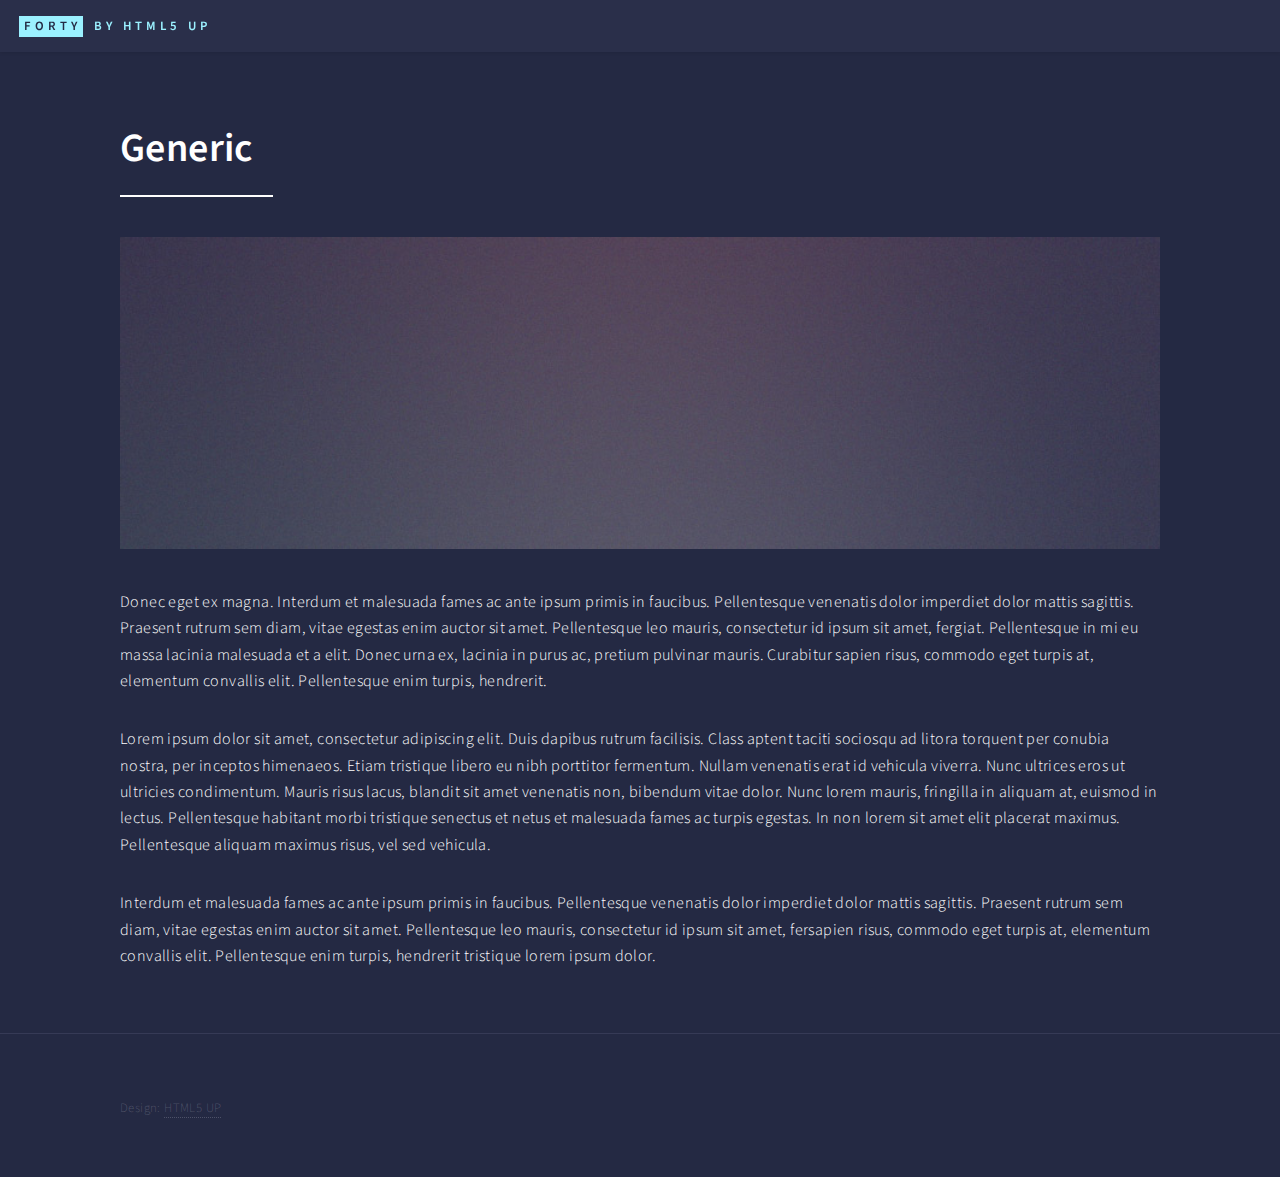
<file: generic.html>
<!DOCTYPE html>
<!--
	Forty by HTML5 UP
	html5up.net | @ajlkn
	Free for personal and commercial use under the CCA 3.0 license (html5up.net/license)
-->
<html>
  <head>
    <title>Phil's e-Portfolio -- Topic</title>
    <meta charset="utf-8" />
    <meta
      name="viewport"
      content="width=device-width, initial-scale=1, user-scalable=no"
    />
    <link rel="stylesheet" href="assets/css/main.css" />
    <noscript
      ><link rel="stylesheet" href="assets/css/noscript.css"
    /></noscript>
  </head>
  <body class="is-preload">
    <!-- Wrapper -->
    <div id="wrapper">
      <!-- Header -->
      <header id="header">
        <a href="index.html" class="logo"
          ><strong>Forty</strong> <span>by HTML5 UP</span></a
        >
      </header>

      <!-- Main -->
      <div id="main" class="alt">
        <!-- One -->
        <section id="one">
          <div class="inner">
            <header class="major">
              <h1>Generic</h1>
            </header>
            <span class="image main"
              ><img src="images/pic11.jpg" alt=""
            /></span>
            <p>
              Donec eget ex magna. Interdum et malesuada fames ac ante ipsum
              primis in faucibus. Pellentesque venenatis dolor imperdiet dolor
              mattis sagittis. Praesent rutrum sem diam, vitae egestas enim
              auctor sit amet. Pellentesque leo mauris, consectetur id ipsum sit
              amet, fergiat. Pellentesque in mi eu massa lacinia malesuada et a
              elit. Donec urna ex, lacinia in purus ac, pretium pulvinar mauris.
              Curabitur sapien risus, commodo eget turpis at, elementum
              convallis elit. Pellentesque enim turpis, hendrerit.
            </p>
            <p>
              Lorem ipsum dolor sit amet, consectetur adipiscing elit. Duis
              dapibus rutrum facilisis. Class aptent taciti sociosqu ad litora
              torquent per conubia nostra, per inceptos himenaeos. Etiam
              tristique libero eu nibh porttitor fermentum. Nullam venenatis
              erat id vehicula viverra. Nunc ultrices eros ut ultricies
              condimentum. Mauris risus lacus, blandit sit amet venenatis non,
              bibendum vitae dolor. Nunc lorem mauris, fringilla in aliquam at,
              euismod in lectus. Pellentesque habitant morbi tristique senectus
              et netus et malesuada fames ac turpis egestas. In non lorem sit
              amet elit placerat maximus. Pellentesque aliquam maximus risus,
              vel sed vehicula.
            </p>
            <p>
              Interdum et malesuada fames ac ante ipsum primis in faucibus.
              Pellentesque venenatis dolor imperdiet dolor mattis sagittis.
              Praesent rutrum sem diam, vitae egestas enim auctor sit amet.
              Pellentesque leo mauris, consectetur id ipsum sit amet, fersapien
              risus, commodo eget turpis at, elementum convallis elit.
              Pellentesque enim turpis, hendrerit tristique lorem ipsum dolor.
            </p>
          </div>
        </section>
      </div>

      <!-- Contact -->

      <!-- Footer -->
      <footer id="footer">
        <div class="inner">
          <ul class="copyright">
            <li>Design: <a href="https://html5up.net">HTML5 UP</a></li>
          </ul>
        </div>
      </footer>
    </div>

    <!-- Scripts -->
    <script src="assets/js/jquery.min.js"></script>
    <script src="assets/js/jquery.scrolly.min.js"></script>
    <script src="assets/js/jquery.scrollex.min.js"></script>
    <script src="assets/js/browser.min.js"></script>
    <script src="assets/js/breakpoints.min.js"></script>
    <script src="assets/js/util.js"></script>
    <script src="assets/js/main.js"></script>
  </body>
</html>
</file>
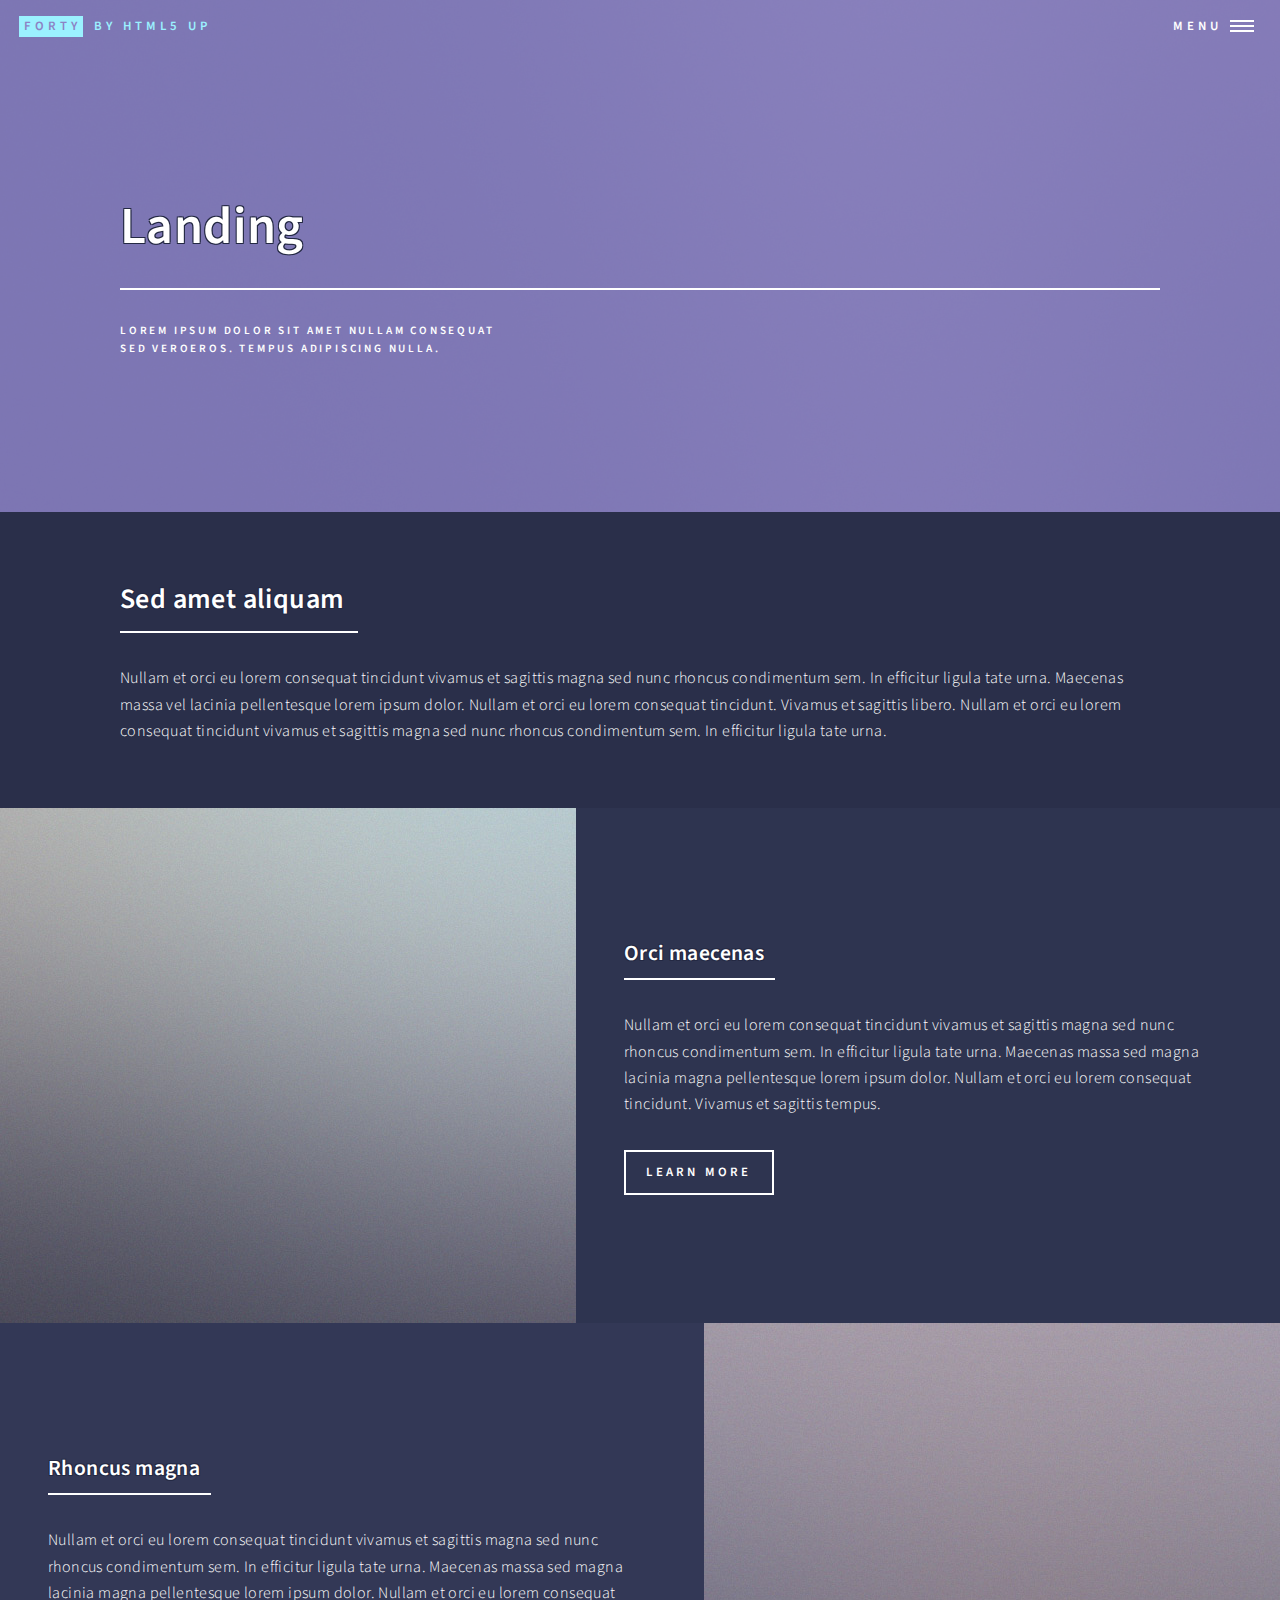
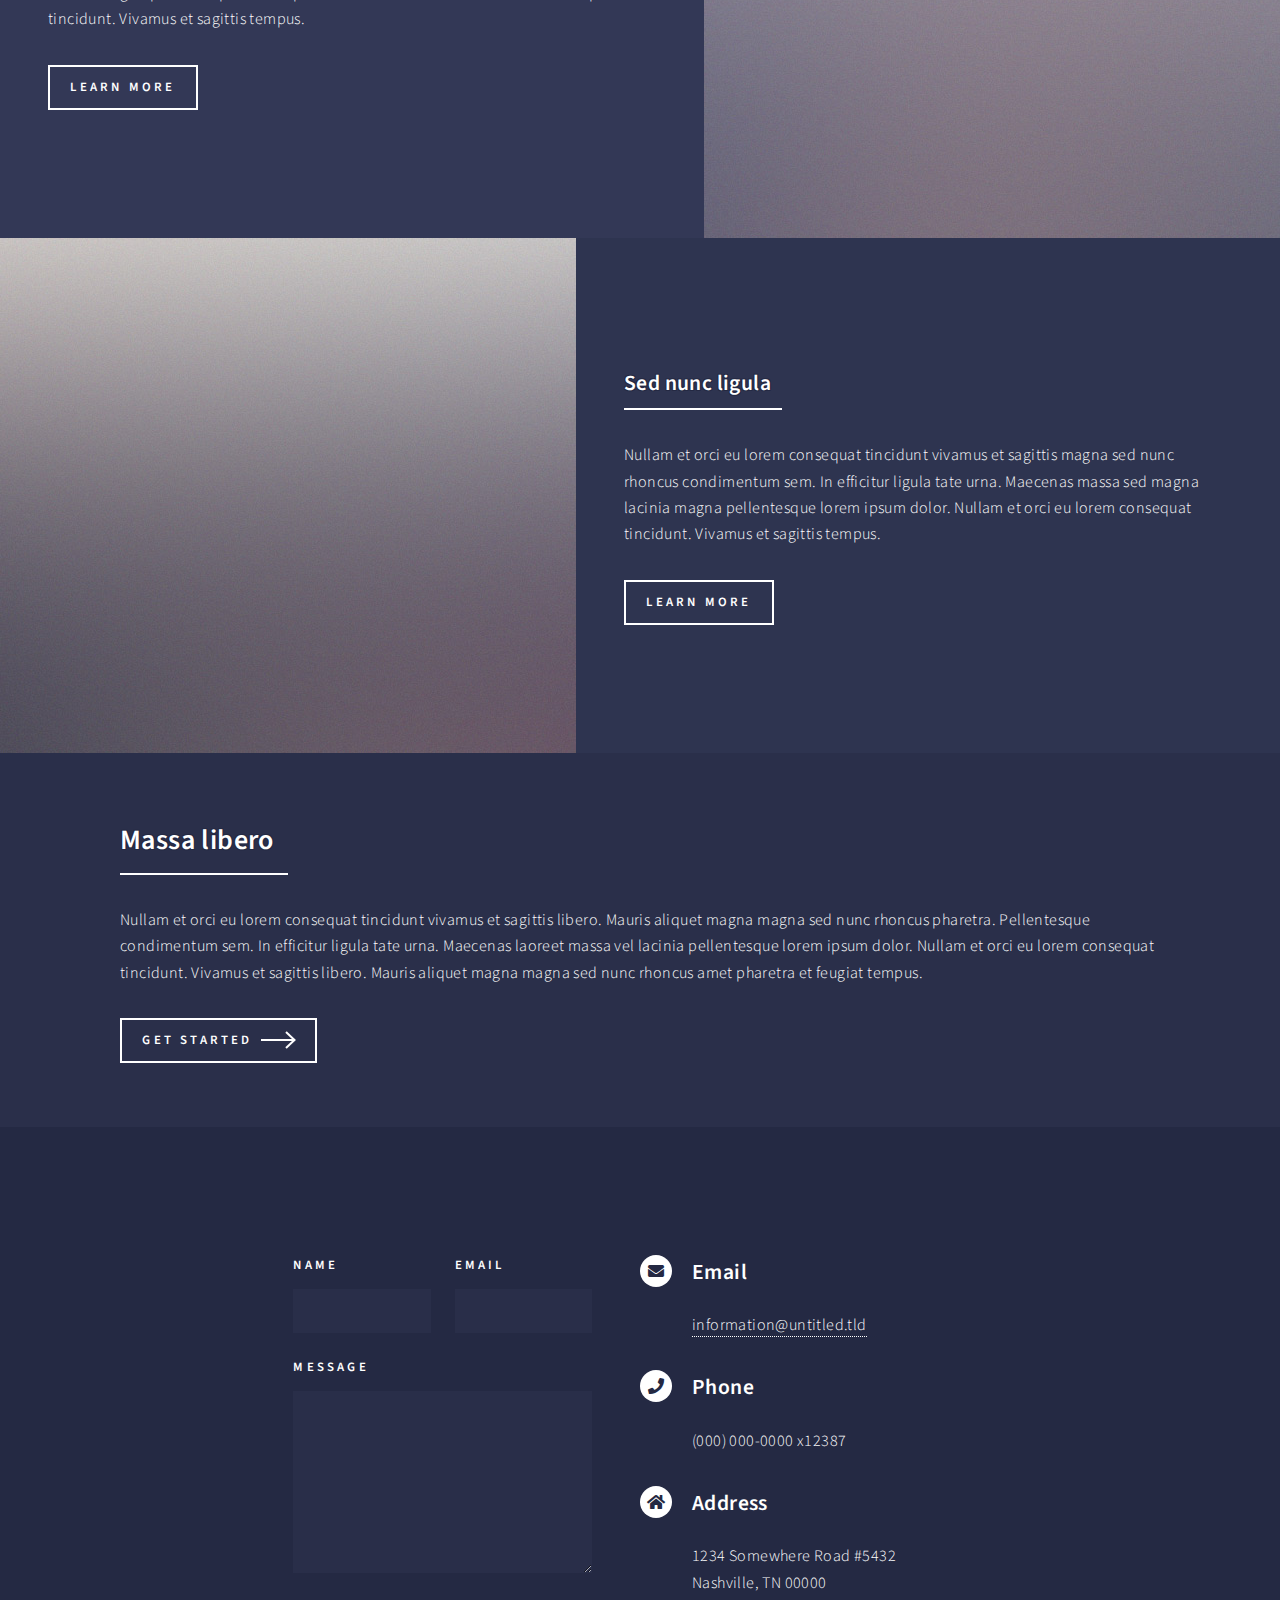
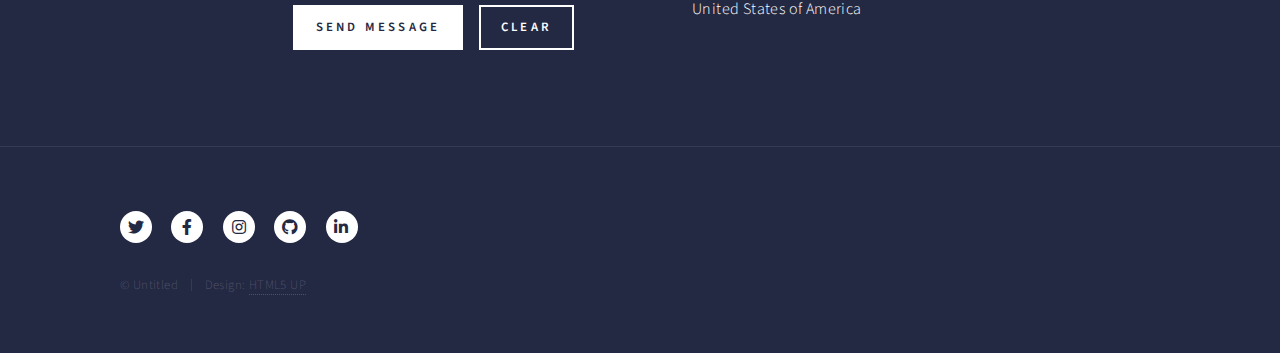
<file: landing.html>
<!DOCTYPE HTML>
<!--
	Forty by HTML5 UP
	html5up.net | @ajlkn
	Free for personal and commercial use under the CCA 3.0 license (html5up.net/license)
-->
<html>
	<head>
		<title>Landing - Forty by HTML5 UP</title>
		<meta charset="utf-8" />
		<meta name="viewport" content="width=device-width, initial-scale=1, user-scalable=no" />
		<link rel="stylesheet" href="assets/css/main.css" />
		<noscript><link rel="stylesheet" href="assets/css/noscript.css" /></noscript>
	</head>
	<body class="is-preload">

		<!-- Wrapper -->
			<div id="wrapper">

				<!-- Header -->
				<!-- Note: The "styleN" class below should match that of the banner element. -->
					<header id="header" class="alt style2">
						<a href="index.html" class="logo"><strong>Forty</strong> <span>by HTML5 UP</span></a>
						<nav>
							<a href="#menu">Menu</a>
						</nav>
					</header>

				<!-- Menu -->
					<nav id="menu">
						<ul class="links">
							<li><a href="index.html">Home</a></li>
							<li><a href="landing.html">Landing</a></li>
							<li><a href="generic.html">Generic</a></li>
							<li><a href="elements.html">Elements</a></li>
						</ul>
						<ul class="actions stacked">
							<li><a href="#" class="button primary fit">Get Started</a></li>
							<li><a href="#" class="button fit">Log In</a></li>
						</ul>
					</nav>

				<!-- Banner -->
				<!-- Note: The "styleN" class below should match that of the header element. -->
					<section id="banner" class="style2">
						<div class="inner">
							<span class="image">
								<img src="images/pic07.jpg" alt="" />
							</span>
							<header class="major">
								<h1>Landing</h1>
							</header>
							<div class="content">
								<p>Lorem ipsum dolor sit amet nullam consequat<br />
								sed veroeros. tempus adipiscing nulla.</p>
							</div>
						</div>
					</section>

				<!-- Main -->
					<div id="main">

						<!-- One -->
							<section id="one">
								<div class="inner">
									<header class="major">
										<h2>Sed amet aliquam</h2>
									</header>
									<p>Nullam et orci eu lorem consequat tincidunt vivamus et sagittis magna sed nunc rhoncus condimentum sem. In efficitur ligula tate urna. Maecenas massa vel lacinia pellentesque lorem ipsum dolor. Nullam et orci eu lorem consequat tincidunt. Vivamus et sagittis libero. Nullam et orci eu lorem consequat tincidunt vivamus et sagittis magna sed nunc rhoncus condimentum sem. In efficitur ligula tate urna.</p>
								</div>
							</section>

						<!-- Two -->
							<section id="two" class="spotlights">
								<section>
									<a href="generic.html" class="image">
										<img src="images/pic08.jpg" alt="" data-position="center center" />
									</a>
									<div class="content">
										<div class="inner">
											<header class="major">
												<h3>Orci maecenas</h3>
											</header>
											<p>Nullam et orci eu lorem consequat tincidunt vivamus et sagittis magna sed nunc rhoncus condimentum sem. In efficitur ligula tate urna. Maecenas massa sed magna lacinia magna pellentesque lorem ipsum dolor. Nullam et orci eu lorem consequat tincidunt. Vivamus et sagittis tempus.</p>
											<ul class="actions">
												<li><a href="generic.html" class="button">Learn more</a></li>
											</ul>
										</div>
									</div>
								</section>
								<section>
									<a href="generic.html" class="image">
										<img src="images/pic09.jpg" alt="" data-position="top center" />
									</a>
									<div class="content">
										<div class="inner">
											<header class="major">
												<h3>Rhoncus magna</h3>
											</header>
											<p>Nullam et orci eu lorem consequat tincidunt vivamus et sagittis magna sed nunc rhoncus condimentum sem. In efficitur ligula tate urna. Maecenas massa sed magna lacinia magna pellentesque lorem ipsum dolor. Nullam et orci eu lorem consequat tincidunt. Vivamus et sagittis tempus.</p>
											<ul class="actions">
												<li><a href="generic.html" class="button">Learn more</a></li>
											</ul>
										</div>
									</div>
								</section>
								<section>
									<a href="generic.html" class="image">
										<img src="images/pic10.jpg" alt="" data-position="25% 25%" />
									</a>
									<div class="content">
										<div class="inner">
											<header class="major">
												<h3>Sed nunc ligula</h3>
											</header>
											<p>Nullam et orci eu lorem consequat tincidunt vivamus et sagittis magna sed nunc rhoncus condimentum sem. In efficitur ligula tate urna. Maecenas massa sed magna lacinia magna pellentesque lorem ipsum dolor. Nullam et orci eu lorem consequat tincidunt. Vivamus et sagittis tempus.</p>
											<ul class="actions">
												<li><a href="generic.html" class="button">Learn more</a></li>
											</ul>
										</div>
									</div>
								</section>
							</section>

						<!-- Three -->
							<section id="three">
								<div class="inner">
									<header class="major">
										<h2>Massa libero</h2>
									</header>
									<p>Nullam et orci eu lorem consequat tincidunt vivamus et sagittis libero. Mauris aliquet magna magna sed nunc rhoncus pharetra. Pellentesque condimentum sem. In efficitur ligula tate urna. Maecenas laoreet massa vel lacinia pellentesque lorem ipsum dolor. Nullam et orci eu lorem consequat tincidunt. Vivamus et sagittis libero. Mauris aliquet magna magna sed nunc rhoncus amet pharetra et feugiat tempus.</p>
									<ul class="actions">
										<li><a href="generic.html" class="button next">Get Started</a></li>
									</ul>
								</div>
							</section>

					</div>

				<!-- Contact -->
					<section id="contact">
						<div class="inner">
							<section>
								<form method="post" action="#">
									<div class="fields">
										<div class="field half">
											<label for="name">Name</label>
											<input type="text" name="name" id="name" />
										</div>
										<div class="field half">
											<label for="email">Email</label>
											<input type="text" name="email" id="email" />
										</div>
										<div class="field">
											<label for="message">Message</label>
											<textarea name="message" id="message" rows="6"></textarea>
										</div>
									</div>
									<ul class="actions">
										<li><input type="submit" value="Send Message" class="primary" /></li>
										<li><input type="reset" value="Clear" /></li>
									</ul>
								</form>
							</section>
							<section class="split">
								<section>
									<div class="contact-method">
										<span class="icon solid alt fa-envelope"></span>
										<h3>Email</h3>
										<a href="#">information@untitled.tld</a>
									</div>
								</section>
								<section>
									<div class="contact-method">
										<span class="icon solid alt fa-phone"></span>
										<h3>Phone</h3>
										<span>(000) 000-0000 x12387</span>
									</div>
								</section>
								<section>
									<div class="contact-method">
										<span class="icon solid alt fa-home"></span>
										<h3>Address</h3>
										<span>1234 Somewhere Road #5432<br />
										Nashville, TN 00000<br />
										United States of America</span>
									</div>
								</section>
							</section>
						</div>
					</section>

				<!-- Footer -->
					<footer id="footer">
						<div class="inner">
							<ul class="icons">
								<li><a href="#" class="icon brands alt fa-twitter"><span class="label">Twitter</span></a></li>
								<li><a href="#" class="icon brands alt fa-facebook-f"><span class="label">Facebook</span></a></li>
								<li><a href="#" class="icon brands alt fa-instagram"><span class="label">Instagram</span></a></li>
								<li><a href="#" class="icon brands alt fa-github"><span class="label">GitHub</span></a></li>
								<li><a href="#" class="icon brands alt fa-linkedin-in"><span class="label">LinkedIn</span></a></li>
							</ul>
							<ul class="copyright">
								<li>&copy; Untitled</li><li>Design: <a href="https://html5up.net">HTML5 UP</a></li>
							</ul>
						</div>
					</footer>

			</div>

		<!-- Scripts -->
			<script src="assets/js/jquery.min.js"></script>
			<script src="assets/js/jquery.scrolly.min.js"></script>
			<script src="assets/js/jquery.scrollex.min.js"></script>
			<script src="assets/js/browser.min.js"></script>
			<script src="assets/js/breakpoints.min.js"></script>
			<script src="assets/js/util.js"></script>
			<script src="assets/js/main.js"></script>

	</body>
</html>
</file>
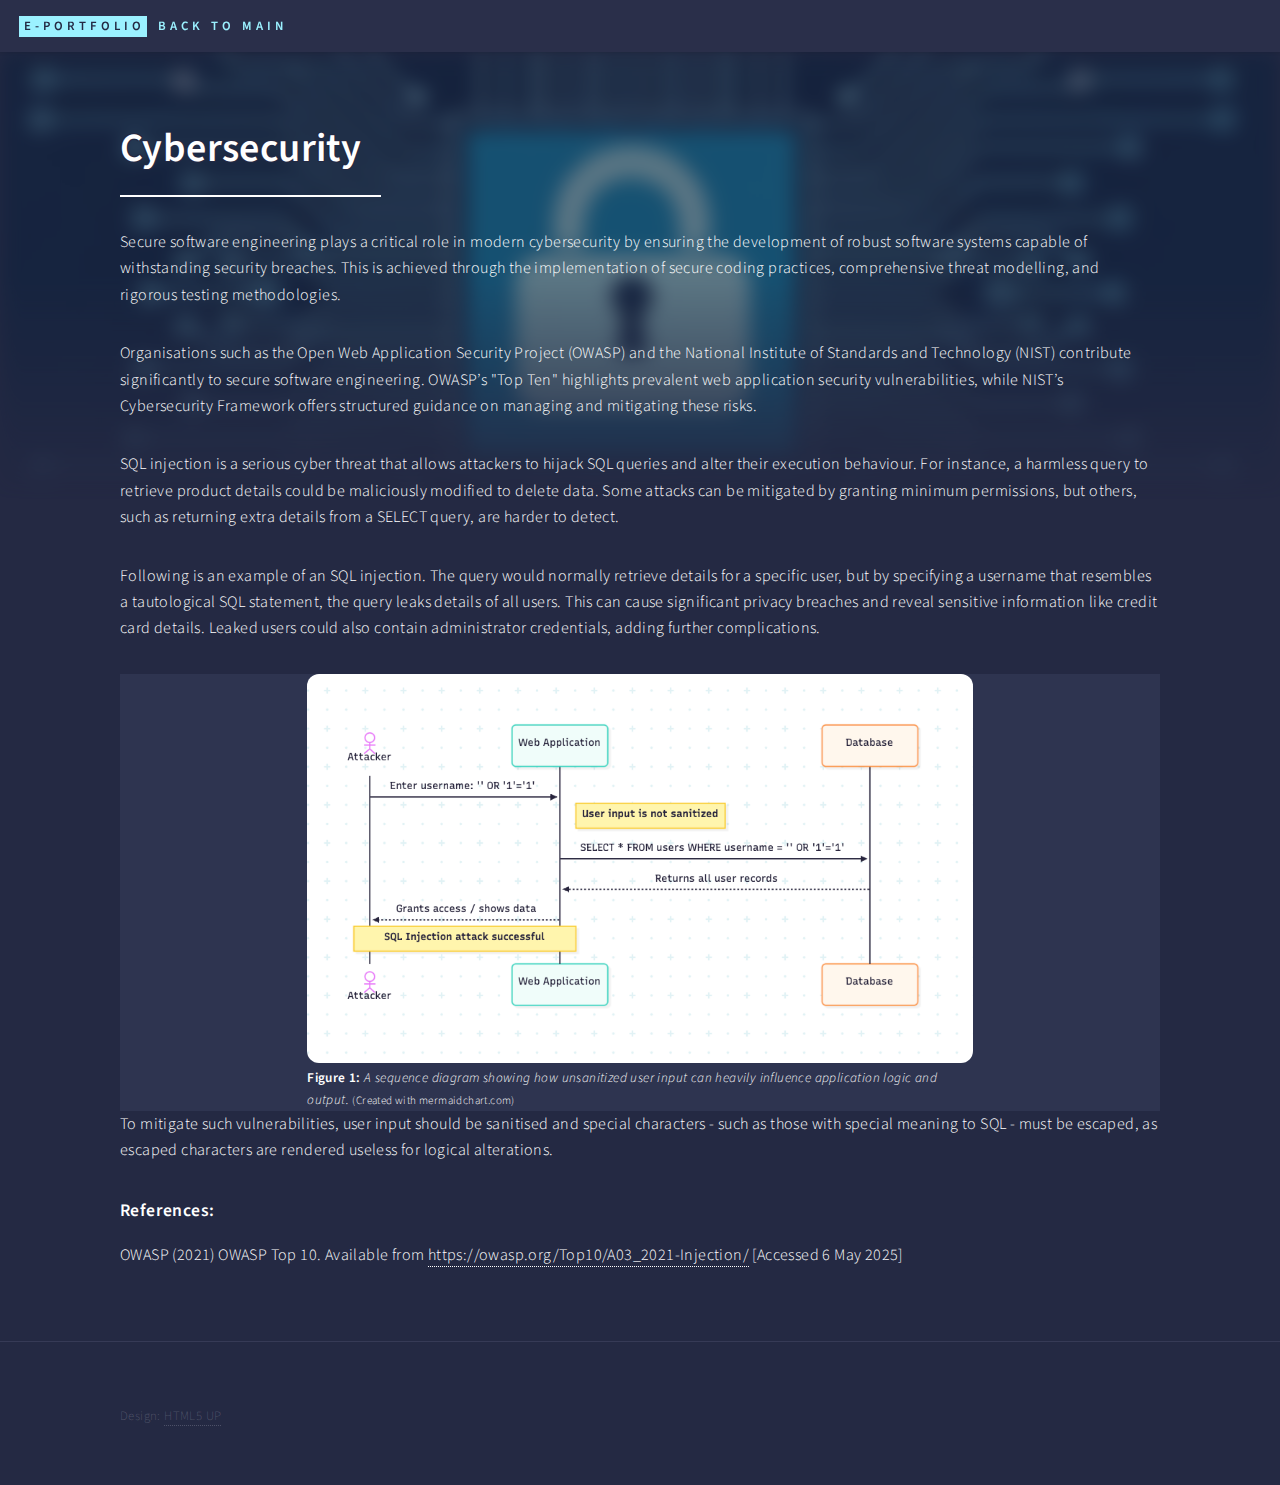
<file: unit1.html>
<!DOCTYPE html>
<!--
	Forty by HTML5 UP
	html5up.net | @ajlkn
	Free for personal and commercial use under the CCA 3.0 license (html5up.net/license)
-->
<html>
  <head>
    <title>Phil's e-Portfolio -- Cybersecurity</title>
    <meta charset="utf-8" />
    <meta
      name="viewport"
      content="width=device-width, initial-scale=1, user-scalable=no"
    />
    <link rel="stylesheet" href="assets/css/main.css" />
    <noscript
      ><link rel="stylesheet" href="assets/css/noscript.css"
    /></noscript>
    <style>
      #topic-banner {
        background-image: url(images/units/sec_computing.jpeg);
        background-repeat: no-repeat;
        background-size: cover;
        background-position: 0 -330px;
        opacity: 40%;
        height: 450px;

        mask: linear-gradient(black, black, transparent);
        filter: blur(10px);
      }

      #main > section > div > div:last-child {
        position: relative;
        margin-top: -450px;
        z-index: 2;
      }

      .inline-diagram-div > .pad {
        width: 25%;
        height: auto;
      }

      .inline-diagram img {
        max-width: 100%;
        height: auto;
        display: block;
        border-radius: 12px;
        /* filter: blur(0.5px); */
      }
    </style>
  </head>
  <body class="is-preload">
    <!-- Wrapper -->
    <div id="wrapper">
      <!-- Header -->
      <header id="header">
        <a href="index.html" class="logo"
          ><strong>e-Portfolio</strong> back to main
        </a>
      </header>

      <div id="topic-banner"></div>
      <!-- Main -->
      <div id="main" class="alt">
        <!-- One -->
        <section id="one">
          <div class="inner">
            <!-- <div id="topic-banner"></div> -->
            <div>
              <header class="major">
                <h1>Cybersecurity</h1>
              </header>
              <p>
                Secure software engineering plays a critical role in modern
                cybersecurity by ensuring the development of robust software
                systems capable of withstanding security breaches. This is
                achieved through the implementation of secure coding practices,
                comprehensive threat modelling, and rigorous testing
                methodologies.
              </p>
              <p>
                Organisations such as the Open Web Application Security Project
                (OWASP) and the National Institute of Standards and Technology
                (NIST) contribute significantly to secure software engineering.
                OWASP’s "Top Ten" highlights prevalent web application security
                vulnerabilities, while NIST’s Cybersecurity Framework offers
                structured guidance on managing and mitigating these risks.
              </p>
              <p>
                SQL injection is a serious cyber threat that allows attackers to
                hijack SQL queries and alter their execution behaviour. For
                instance, a harmless query to retrieve product details could be
                maliciously modified to delete data. Some attacks can be
                mitigated by granting minimum permissions, but others, such as
                returning extra details from a SELECT query, are harder to
                detect.
              </p>
              <p>
                Following is an example of an SQL injection. The query would
                normally retrieve details for a specific user, but by specifying
                a username that resembles a tautological SQL statement, the
                query leaks details of all users. This can cause significant
                privacy breaches and reveal sensitive information like credit
                card details. Leaked users could also contain administrator
                credentials, adding further complications.
              </p>
              <div class="spotlights">
                <section class="inline-diagram-div">
                  <div class="pad"></div>
                  <div class="inline-diagram">
                    <img src="images/units/sql-inject.png" />
                    <div style="padding-top: 4px; font-size: smaller">
                      <b>Figure 1:</b>
                      <i>
                        A sequence diagram showing how unsanitized user input
                        can heavily influence application logic and output.
                      </i>
                      <span style="font-size: smaller"
                        >(Created with mermaidchart.com)</span
                      >
                    </div>
                  </div>
                  <div class="pad"></div>
                </section>
              </div>
              <p>
                To mitigate such vulnerabilities, user input should be sanitised
                and special characters - such as those with special meaning to
                SQL - must be escaped, as escaped characters are rendered
                useless for logical alterations.
              </p>
              <div>
                <h4>References:</h4>
                <ul class="alt">
                  <li>
                    OWASP (2021) OWASP Top 10. Available from
                    <a href="https://owasp.org/Top10/A03_2021-Injection/"
                      >https://owasp.org/Top10/A03_2021-Injection/</a
                    >
                    [Accessed 6 May 2025]
                  </li>
                </ul>
              </div>
            </div>
          </div>
        </section>
      </div>

      <!-- Contact -->

      <!-- Footer -->
      <footer id="footer">
        <div class="inner">
          <ul class="copyright">
            <li>Design: <a href="https://html5up.net">HTML5 UP</a></li>
          </ul>
        </div>
      </footer>
    </div>

    <!-- Scripts -->
    <script src="assets/js/jquery.min.js"></script>
    <script src="assets/js/jquery.scrolly.min.js"></script>
    <script src="assets/js/jquery.scrollex.min.js"></script>
    <script src="assets/js/browser.min.js"></script>
    <script src="assets/js/breakpoints.min.js"></script>
    <script src="assets/js/util.js"></script>
    <script src="assets/js/main.js"></script>
  </body>
</html>
</file>
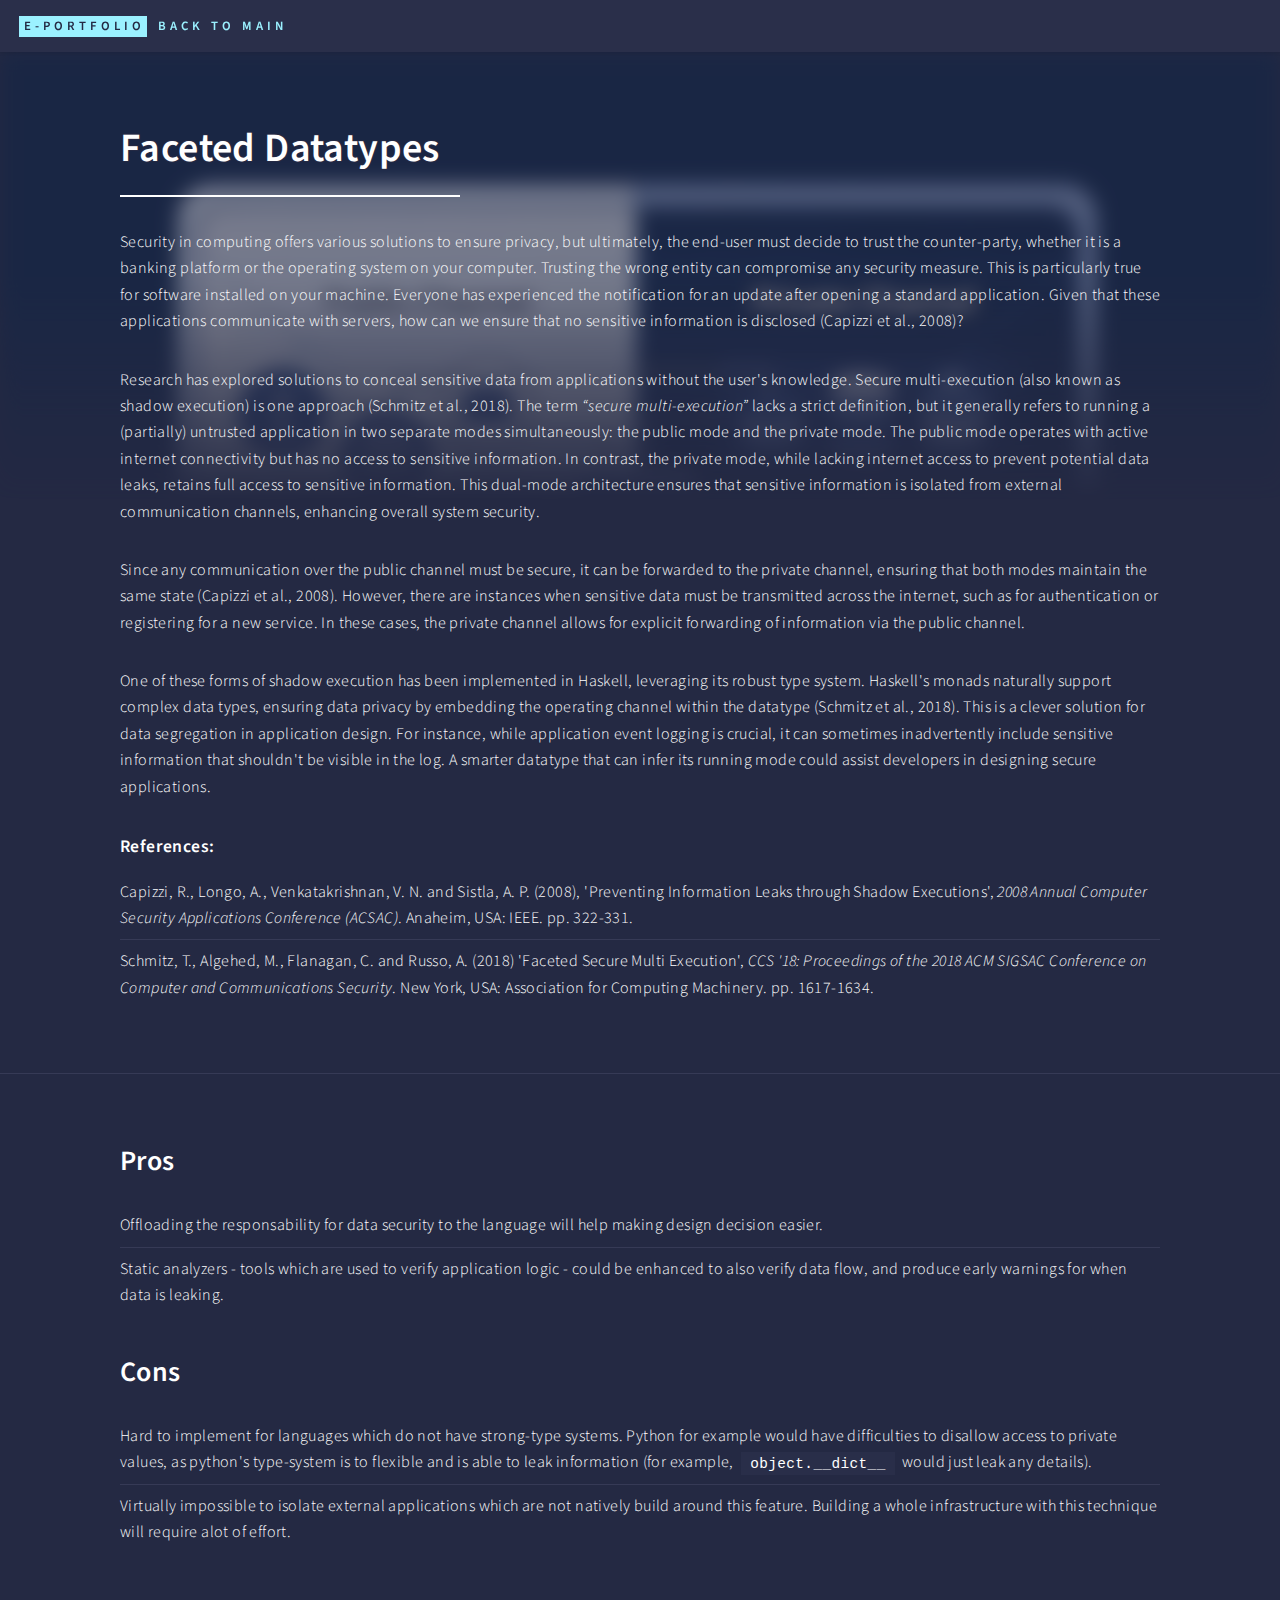
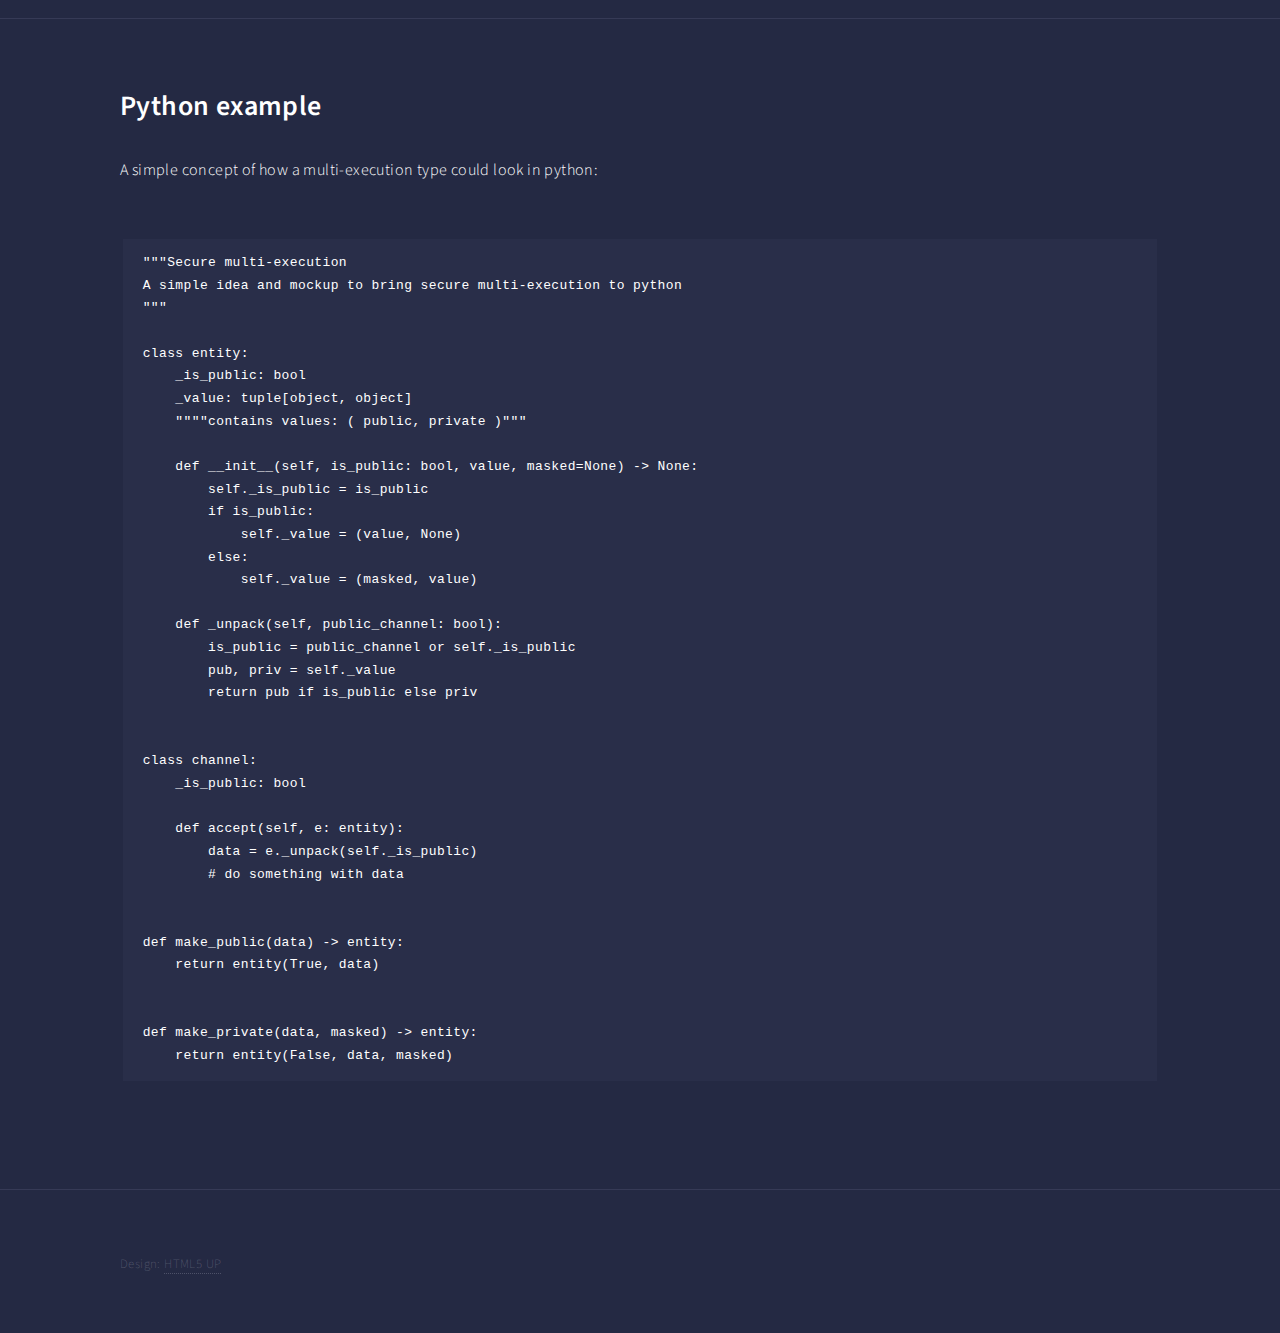
<file: unit10.html>
<!DOCTYPE html>
<!--
	Forty by HTML5 UP
	html5up.net | @ajlkn
	Free for personal and commercial use under the CCA 3.0 license (html5up.net/license)
-->
<html>
  <head>
    <title>Phil's e-Portfolio -- Faceted Datatypes</title>
    <meta charset="utf-8" />
    <meta
      name="viewport"
      content="width=device-width, initial-scale=1, user-scalable=no"
    />
    <link rel="stylesheet" href="assets/css/main.css" />
    <noscript
      ><link rel="stylesheet" href="assets/css/noscript.css"
    /></noscript>
    <style>
      #topic-banner {
        background-image: url(images/units/facet.jpg);
        background-repeat: no-repeat;
        background-size: cover;
        background-position: 0 -80px;
        opacity: 40%;
        height: 450px;

        mask: linear-gradient(black, black, transparent);
        filter: blur(10px);
      }

      #main > section > div > div:last-child {
        position: relative;
        margin-top: -450px;
        z-index: 2;
      }

      .inline-diagram-div > .pad {
        width: 25%;
        height: auto;
      }

      .inline-diagram img {
        max-width: 100%;
        height: auto;
        display: block;
        border-radius: 12px;
        /* filter: blur(0.5px); */
      }
    </style>
  </head>
  <body class="is-preload">
    <!-- Wrapper -->
    <div id="wrapper">
      <!-- Header -->
      <header id="header">
        <a href="index.html" class="logo"
          ><strong>e-Portfolio</strong> back to main
        </a>
      </header>

      <div id="topic-banner"></div>
      <!-- Main -->
      <div id="main" class="alt">
        <!-- One -->
        <section id="one">
          <div class="inner">
            <!-- <div id="topic-banner"></div> -->
            <div>
              <header class="major">
                <h1>Faceted Datatypes</h1>
              </header>
              <p>
                Security in computing offers various solutions to ensure
                privacy, but ultimately, the end-user must decide to trust the
                counter-party, whether it is a banking platform or the operating
                system on your computer. Trusting the wrong entity can
                compromise any security measure. This is particularly true for
                software installed on your machine. Everyone has experienced the
                notification for an update after opening a standard application.
                Given that these applications communicate with servers, how can
                we ensure that no sensitive information is disclosed (Capizzi et
                al., 2008)?
              </p>

              <p>
                Research has explored solutions to conceal sensitive data from
                applications without the user's knowledge. Secure
                multi-execution (also known as shadow execution) is one approach
                (Schmitz et al., 2018). The term
                <i>“secure multi-execution”</i> lacks a strict definition, but
                it generally refers to running a (partially) untrusted
                application in two separate modes simultaneously: the public
                mode and the private mode. The public mode operates with active
                internet connectivity but has no access to sensitive
                information. In contrast, the private mode, while lacking
                internet access to prevent potential data leaks, retains full
                access to sensitive information. This dual-mode architecture
                ensures that sensitive information is isolated from external
                communication channels, enhancing overall system security.
              </p>

              <p>
                Since any communication over the public channel must be secure,
                it can be forwarded to the private channel, ensuring that both
                modes maintain the same state (Capizzi et al., 2008). However,
                there are instances when sensitive data must be transmitted
                across the internet, such as for authentication or registering
                for a new service. In these cases, the private channel allows
                for explicit forwarding of information via the public channel.
              </p>

              <p>
                One of these forms of shadow execution has been implemented in
                Haskell, leveraging its robust type system. Haskell's monads
                naturally support complex data types, ensuring data privacy by
                embedding the operating channel within the datatype (Schmitz et
                al., 2018). This is a clever solution for data segregation in
                application design. For instance, while application event
                logging is crucial, it can sometimes inadvertently include
                sensitive information that shouldn't be visible in the log. A
                smarter datatype that can infer its running mode could assist
                developers in designing secure applications.
              </p>

              <div>
                <h4>References:</h4>
                <ul class="alt">
                  <li>
                    Capizzi, R., Longo, A., Venkatakrishnan, V. N. and Sistla,
                    A. P. (2008), 'Preventing Information Leaks through Shadow
                    Executions',
                    <i
                      >2008 Annual Computer Security Applications Conference
                      (ACSAC)</i
                    >. Anaheim, USA: IEEE. pp. 322-331.
                  </li>

                  <li>
                    Schmitz, T., Algehed, M., Flanagan, C. and Russo, A. (2018)
                    'Faceted Secure Multi Execution',
                    <i
                      >CCS '18: Proceedings of the 2018 ACM SIGSAC Conference on
                      Computer and Communications Security</i
                    >. New York, USA: Association for Computing Machinery. pp.
                    1617-1634.
                  </li>
                </ul>
              </div>
            </div>
          </div>
        </section>
        <section>
          <div class="inner">
            <header>
              <h2>Pros</h2>
              <ul class="alt">
                <li>
                  Offloading the responsability for data security to the
                  language will help making design decision easier.
                </li>
                <li>
                  Static analyzers - tools which are used to verify application
                  logic - could be enhanced to also verify data flow, and
                  produce early warnings for when data is leaking.
                </li>
              </ul>

              <h2>Cons</h2>
              <ul class="alt">
                <li>
                  Hard to implement for languages which do not have strong-type
                  systems. Python for example would have difficulties to
                  disallow access to private values, as python's type-system is
                  to flexible and is able to leak information (for example,
                  <code>object.__dict__</code> would just leak any details).
                </li>
                <li>
                  Virtually impossible to isolate external applications which
                  are not natively build around this feature. Building a whole
                  infrastructure with this technique will require alot of
                  effort.
                </li>
              </ul>
            </header>
          </div>
        </section>

        <section>
          <div class="inner">
            <header><h2>Python example</h2></header>
            <p>
              A simple concept of how a multi-execution type could look in
              python:
            </p>
            <pre>
            <code>"""Secure multi-execution
A simple idea and mockup to bring secure multi-execution to python
"""

class entity:
    _is_public: bool
    _value: tuple[object, object] 
    """"contains values: ( public, private )"""

    def __init__(self, is_public: bool, value, masked=None) -> None:
        self._is_public = is_public
        if is_public:
            self._value = (value, None)
        else:
            self._value = (masked, value)

    def _unpack(self, public_channel: bool):
        is_public = public_channel or self._is_public
        pub, priv = self._value
        return pub if is_public else priv


class channel:
    _is_public: bool

    def accept(self, e: entity):
        data = e._unpack(self._is_public)
        # do something with data


def make_public(data) -> entity:
    return entity(True, data)


def make_private(data, masked) -> entity:
    return entity(False, data, masked)</code>
          </pre>
          </div>
        </section>
      </div>

      <!-- Contact -->

      <!-- Footer -->
      <footer id="footer">
        <div class="inner">
          <ul class="copyright">
            <li>Design: <a href="https://html5up.net">HTML5 UP</a></li>
          </ul>
        </div>
      </footer>
    </div>

    <!-- Scripts -->
    <script src="assets/js/jquery.min.js"></script>
    <script src="assets/js/jquery.scrolly.min.js"></script>
    <script src="assets/js/jquery.scrollex.min.js"></script>
    <script src="assets/js/browser.min.js"></script>
    <script src="assets/js/breakpoints.min.js"></script>
    <script src="assets/js/util.js"></script>
    <script src="assets/js/main.js"></script>
  </body>
</html>
</file>
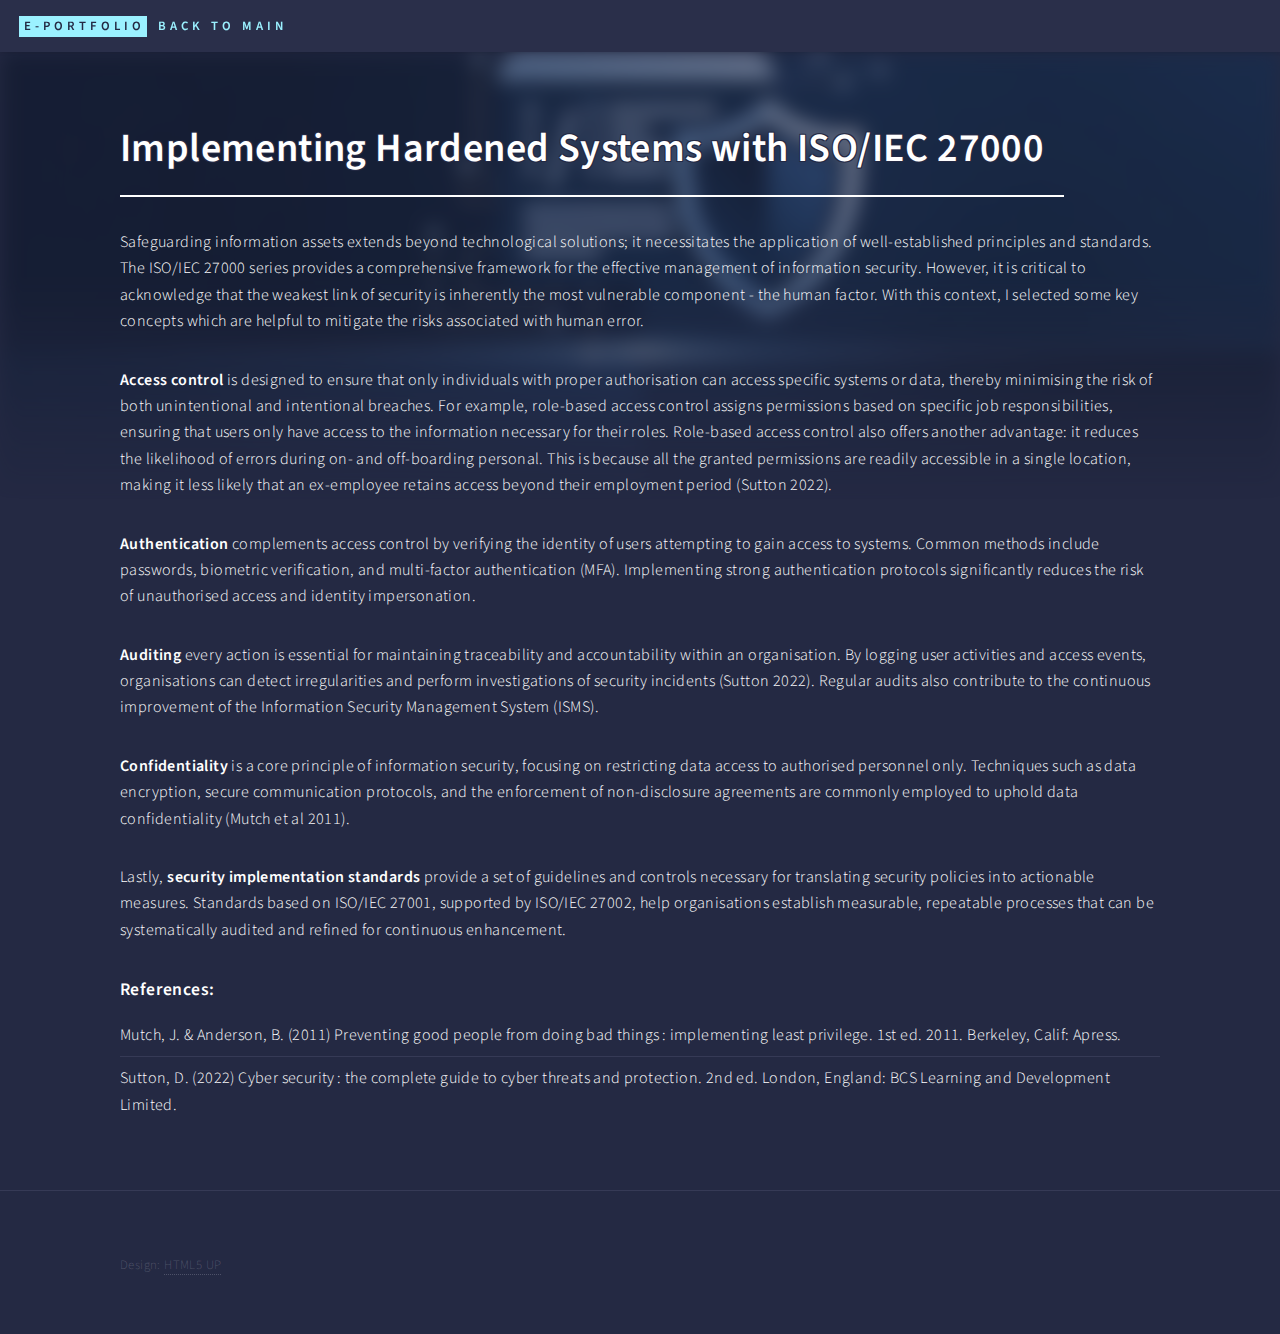
<file: unit2.html>
<!DOCTYPE html>
<!--
	Forty by HTML5 UP
	html5up.net | @ajlkn
	Free for personal and commercial use under the CCA 3.0 license (html5up.net/license)
-->
<html>
  <head>
    <title>Phil's e-Portfolio -- Secured Systems</title>
    <meta charset="utf-8" />
    <meta
      name="viewport"
      content="width=device-width, initial-scale=1, user-scalable=no"
    />
    <link rel="stylesheet" href="assets/css/main.css" />
    <noscript
      ><link rel="stylesheet" href="assets/css/noscript.css"
    /></noscript>
    <style>
      #topic-banner {
        background-image: url(images/units/cybersec.png);
        background-repeat: no-repeat;
        background-size: cover;
        background-position: 0 -530px;
        opacity: 40%;
        height: 450px;

        mask: linear-gradient(black, black, transparent);
        filter: blur(10px);
      }

      #main > section > div > div:last-child {
        position: relative;
        margin-top: -450px;
        z-index: 2;
      }
    </style>
  </head>
  <body class="is-preload">
    <!-- Wrapper -->
    <div id="wrapper">
      <!-- Header -->
      <header id="header">
        <a href="index.html" class="logo"
          ><strong>e-Portfolio</strong> back to main
        </a>
      </header>

      <div id="topic-banner"></div>
      <!-- Main -->
      <div id="main" class="alt">
        <!-- One -->
        <section id="one">
          <div class="inner">
            <!-- <div id="topic-banner"></div> -->
            <div>
              <header class="major">
                <h1>Implementing Hardened Systems with ISO/IEC 27000</h1>
              </header>

              <p>
                Safeguarding information assets extends beyond technological
                solutions; it necessitates the application of well-established
                principles and standards. The ISO/IEC 27000 series provides a
                comprehensive framework for the effective management of
                information security. However, it is critical to acknowledge
                that the weakest link of security is inherently the most
                vulnerable component - the human factor. With this context, I
                selected some key concepts which are helpful to mitigate the
                risks associated with human error.
              </p>

              <p>
                <b>Access control</b> is designed to ensure that only
                individuals with proper authorisation can access specific
                systems or data, thereby minimising the risk of both
                unintentional and intentional breaches. For example, role-based
                access control assigns permissions based on specific job
                responsibilities, ensuring that users only have access to the
                information necessary for their roles. Role-based access control
                also offers another advantage: it reduces the likelihood of
                errors during on- and off-boarding personal. This is because all
                the granted permissions are readily accessible in a single
                location, making it less likely that an ex-employee retains
                access beyond their employment period (Sutton 2022).
              </p>

              <p>
                <b>Authentication</b> complements access control by verifying
                the identity of users attempting to gain access to systems.
                Common methods include passwords, biometric verification, and
                multi-factor authentication (MFA). Implementing strong
                authentication protocols significantly reduces the risk of
                unauthorised access and identity impersonation.
              </p>

              <p>
                <b>Auditing</b> every action is essential for maintaining
                traceability and accountability within an organisation. By
                logging user activities and access events, organisations can
                detect irregularities and perform investigations of security
                incidents (Sutton 2022). Regular audits also contribute to the
                continuous improvement of the Information Security Management
                System (ISMS).
              </p>

              <p>
                <b>Confidentiality</b> is a core principle of information
                security, focusing on restricting data access to authorised
                personnel only. Techniques such as data encryption, secure
                communication protocols, and the enforcement of non-disclosure
                agreements are commonly employed to uphold data confidentiality
                (Mutch et al 2011).
              </p>

              <p>
                Lastly, <b>security implementation standards</b> provide a set
                of guidelines and controls necessary for translating security
                policies into actionable measures. Standards based on ISO/IEC
                27001, supported by ISO/IEC 27002, help organisations establish
                measurable, repeatable processes that can be systematically
                audited and refined for continuous enhancement.
              </p>
              <div>
                <h4>References:</h4>
                <ul class="alt">
                  <li>Mutch, J. & Anderson, B. (2011) Preventing good people from doing bad things : implementing least privilege. 1st ed. 2011. Berkeley, Calif: Apress.</li>
                  <li>Sutton, D. (2022) Cyber security : the complete guide to cyber threats and protection. 2nd ed. London, England: BCS Learning and Development Limited.</li>
                </ul>
              </div>
            </div>
          </div>
        </section>
      </div>

      <!-- Contact -->

      <!-- Footer -->
      <footer id="footer">
        <div class="inner">
          <ul class="copyright">
            <li>Design: <a href="https://html5up.net">HTML5 UP</a></li>
          </ul>
        </div>
      </footer>
    </div>

    <!-- Scripts -->
    <script src="assets/js/jquery.min.js"></script>
    <script src="assets/js/jquery.scrolly.min.js"></script>
    <script src="assets/js/jquery.scrollex.min.js"></script>
    <script src="assets/js/browser.min.js"></script>
    <script src="assets/js/breakpoints.min.js"></script>
    <script src="assets/js/util.js"></script>
    <script src="assets/js/main.js"></script>
  </body>
</html>
</file>
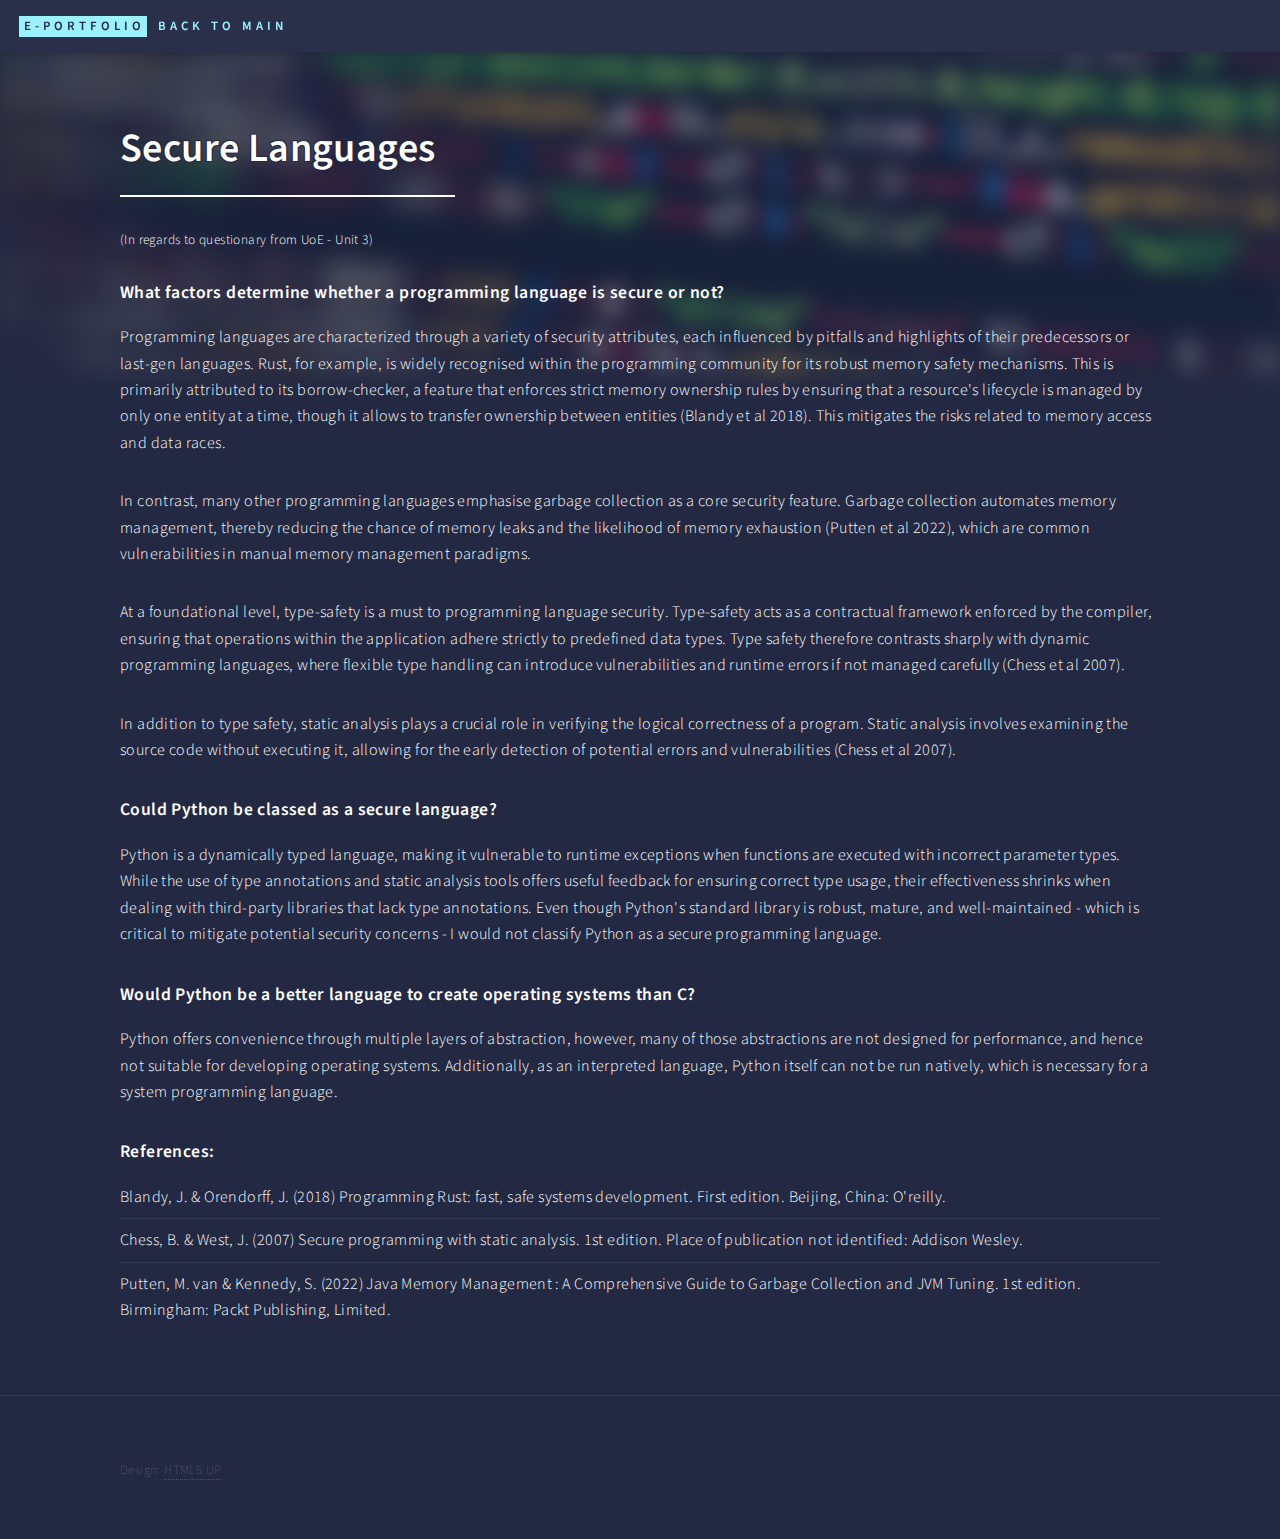
<file: unit3.html>
<!DOCTYPE html>
<!--
	Forty by HTML5 UP
	html5up.net | @ajlkn
	Free for personal and commercial use under the CCA 3.0 license (html5up.net/license)
-->
<html>
  <head>
    <title>Phil's e-Portfolio -- Secure Programming Languages</title>
    <meta charset="utf-8" />
    <meta
      name="viewport"
      content="width=device-width, initial-scale=1, user-scalable=no"
    />
    <link rel="stylesheet" href="assets/css/main.css" />
    <noscript
      ><link rel="stylesheet" href="assets/css/noscript.css"
    /></noscript>
    <style>
      #topic-banner {
        background-image: url(images/units/languages.jpg);
        background-repeat: no-repeat;
        background-size: cover;
        background-position: 0 -530px;
        opacity: 40%;
        height: 450px;

        mask: linear-gradient(black, black, transparent);
        filter: blur(10px);
      }

      #main > section > div > div:last-child {
        position: relative;
        margin-top: -450px;
        z-index: 2;
      }
    </style>
  </head>
  <body class="is-preload">
    <!-- Wrapper -->
    <div id="wrapper">
      <!-- Header -->
      <header id="header">
        <a href="index.html" class="logo"
          ><strong>e-Portfolio</strong> back to main
        </a>
      </header>

      <div id="topic-banner"></div>
      <!-- Main -->
      <div id="main" class="alt">
        <!-- One -->
        <section id="one">
          <div class="inner">
            <div>
              <header class="major">
                <h1>Secure Languages</h1>
              </header>
              <p style="font-size: smaller">
                (In regards to questionary from UoE - Unit 3)
              </p>
              <h4>
                What factors determine whether a programming language is secure
                or not?
              </h4>
              <p>
                Programming languages are characterized through a variety of
                security attributes, each influenced by pitfalls and highlights
                of their predecessors or last-gen languages. Rust, for example,
                is widely recognised within the programming community for its
                robust memory safety mechanisms. This is primarily attributed to
                its borrow-checker, a feature that enforces strict memory
                ownership rules by ensuring that a resource's lifecycle is
                managed by only one entity at a time, though it allows to
                transfer ownership between entities (Blandy et al 2018). This
                mitigates the risks related to memory access and data races.
              </p>

              <p>
                In contrast, many other programming languages emphasise garbage
                collection as a core security feature. Garbage collection
                automates memory management, thereby reducing the chance of
                memory leaks and the likelihood of memory exhaustion (Putten et
                al 2022), which are common vulnerabilities in manual memory
                management paradigms.
              </p>

              <p>
                At a foundational level, type-safety is a must to programming
                language security. Type-safety acts as a contractual framework
                enforced by the compiler, ensuring that operations within the
                application adhere strictly to predefined data types. Type
                safety therefore contrasts sharply with dynamic programming
                languages, where flexible type handling can introduce
                vulnerabilities and runtime errors if not managed carefully
                (Chess et al 2007).
              </p>

              <p>
                In addition to type safety, static analysis plays a crucial role
                in verifying the logical correctness of a program. Static
                analysis involves examining the source code without executing
                it, allowing for the early detection of potential errors and
                vulnerabilities (Chess et al 2007).
              </p>

              <h4>Could Python be classed as a secure language?</h4>
              <p>
                Python is a dynamically typed language, making it vulnerable to
                runtime exceptions when functions are executed with incorrect
                parameter types. While the use of type annotations and static
                analysis tools offers useful feedback for ensuring correct type
                usage, their effectiveness shrinks when dealing with third-party
                libraries that lack type annotations. Even though Python's
                standard library is robust, mature, and well-maintained - which
                is critical to mitigate potential security concerns - I would
                not classify Python as a secure programming language.
              </p>

              <h4>
                Would Python be a better language to create operating systems
                than C?
              </h4>
              <p>
                Python offers convenience through multiple layers of
                abstraction, however, many of those abstractions are not
                designed for performance, and hence not suitable for developing
                operating systems. Additionally, as an interpreted language,
                Python itself can not be run natively, which is necessary for a
                system programming language.
              </p>

              <div>
                <h4>References:</h4>
                <ul class="alt">
                  <li>
                    Blandy, J. & Orendorff, J. (2018) Programming Rust: fast,
                    safe systems development. First edition. Beijing, China:
                    O'reilly.
                  </li>
                  <li>
                    Chess, B. & West, J. (2007) Secure programming with static
                    analysis. 1st edition. Place of publication not identified:
                    Addison Wesley.
                  </li>
                  <li>
                    Putten, M. van & Kennedy, S. (2022) Java Memory Management :
                    A Comprehensive Guide to Garbage Collection and JVM Tuning.
                    1st edition. Birmingham: Packt Publishing, Limited.
                  </li>
                </ul>
              </div>
            </div>
          </div>
        </section>
      </div>

      <!-- Contact -->

      <!-- Footer -->
      <footer id="footer">
        <div class="inner">
          <ul class="copyright">
            <li>Design: <a href="https://html5up.net">HTML5 UP</a></li>
          </ul>
        </div>
      </footer>
    </div>

    <!-- Scripts -->
    <script src="assets/js/jquery.min.js"></script>
    <script src="assets/js/jquery.scrolly.min.js"></script>
    <script src="assets/js/jquery.scrollex.min.js"></script>
    <script src="assets/js/browser.min.js"></script>
    <script src="assets/js/breakpoints.min.js"></script>
    <script src="assets/js/util.js"></script>
    <script src="assets/js/main.js"></script>
  </body>
</html>
</file>
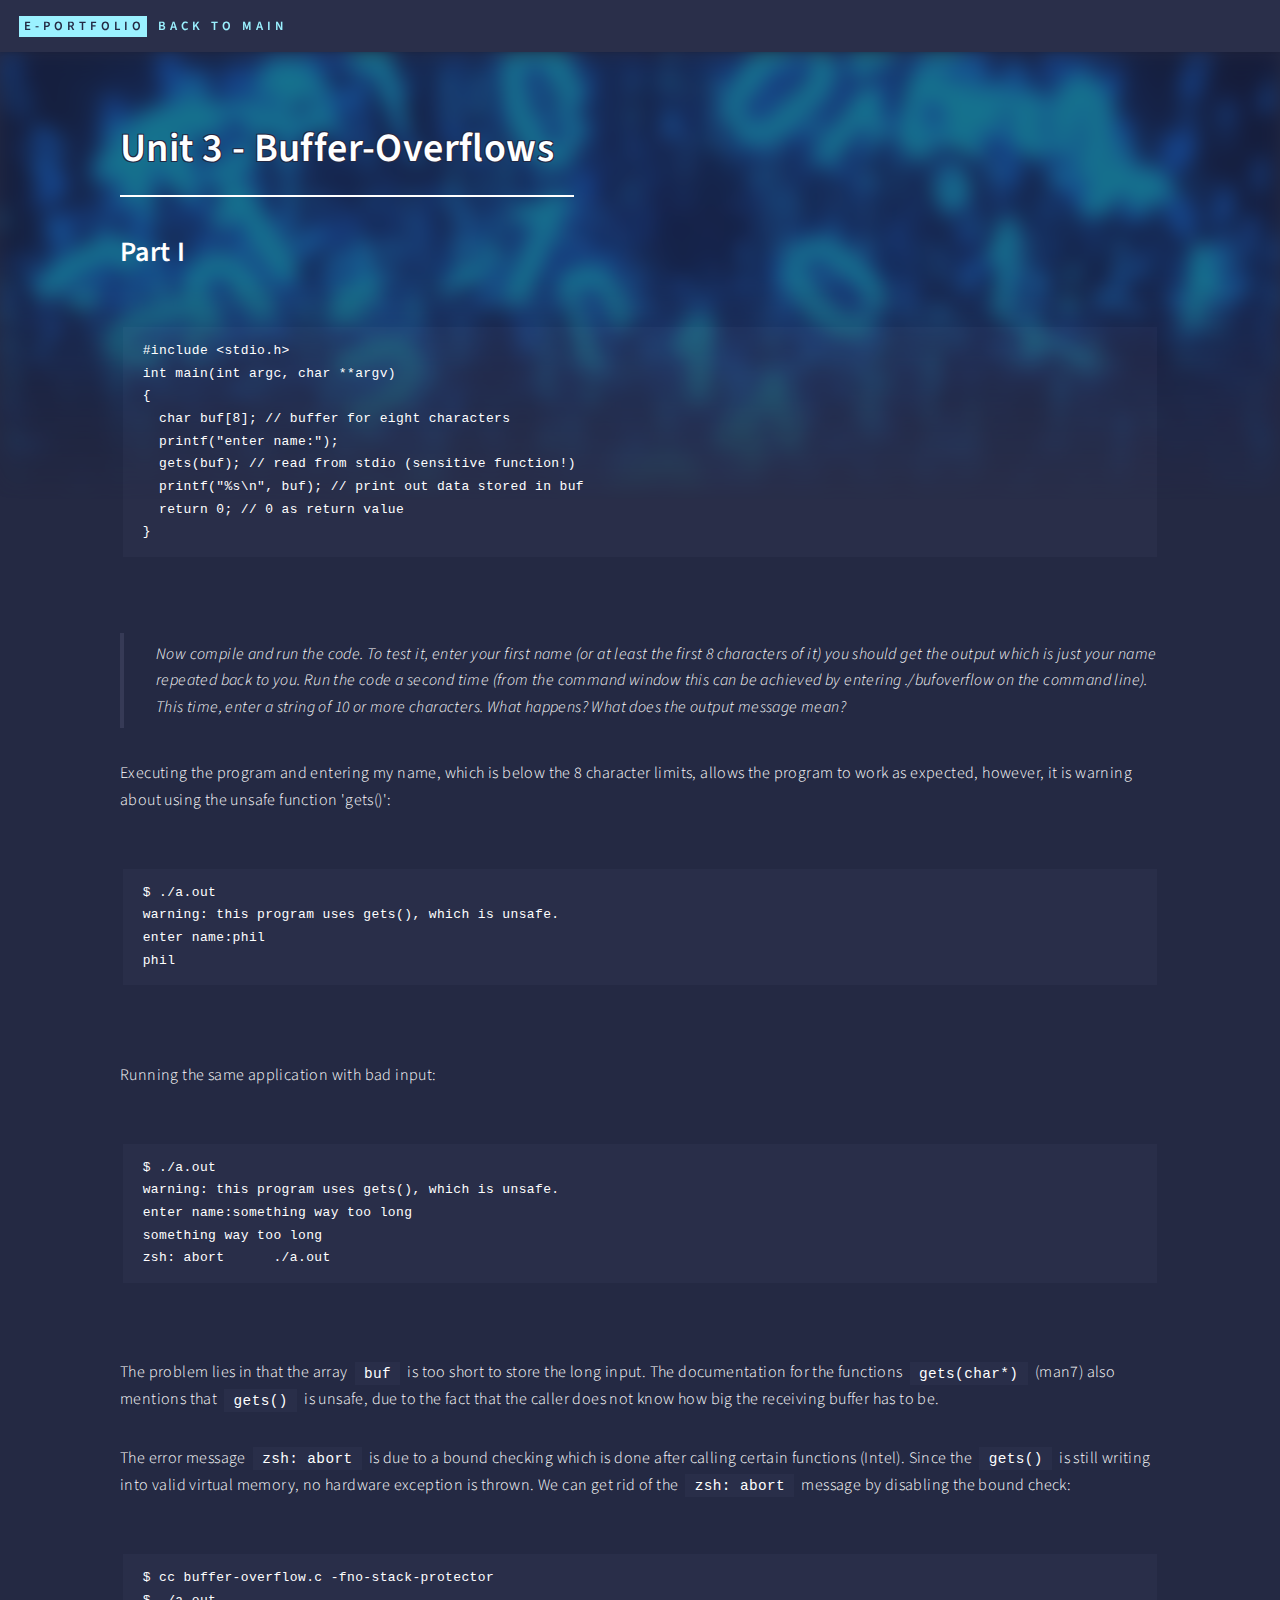
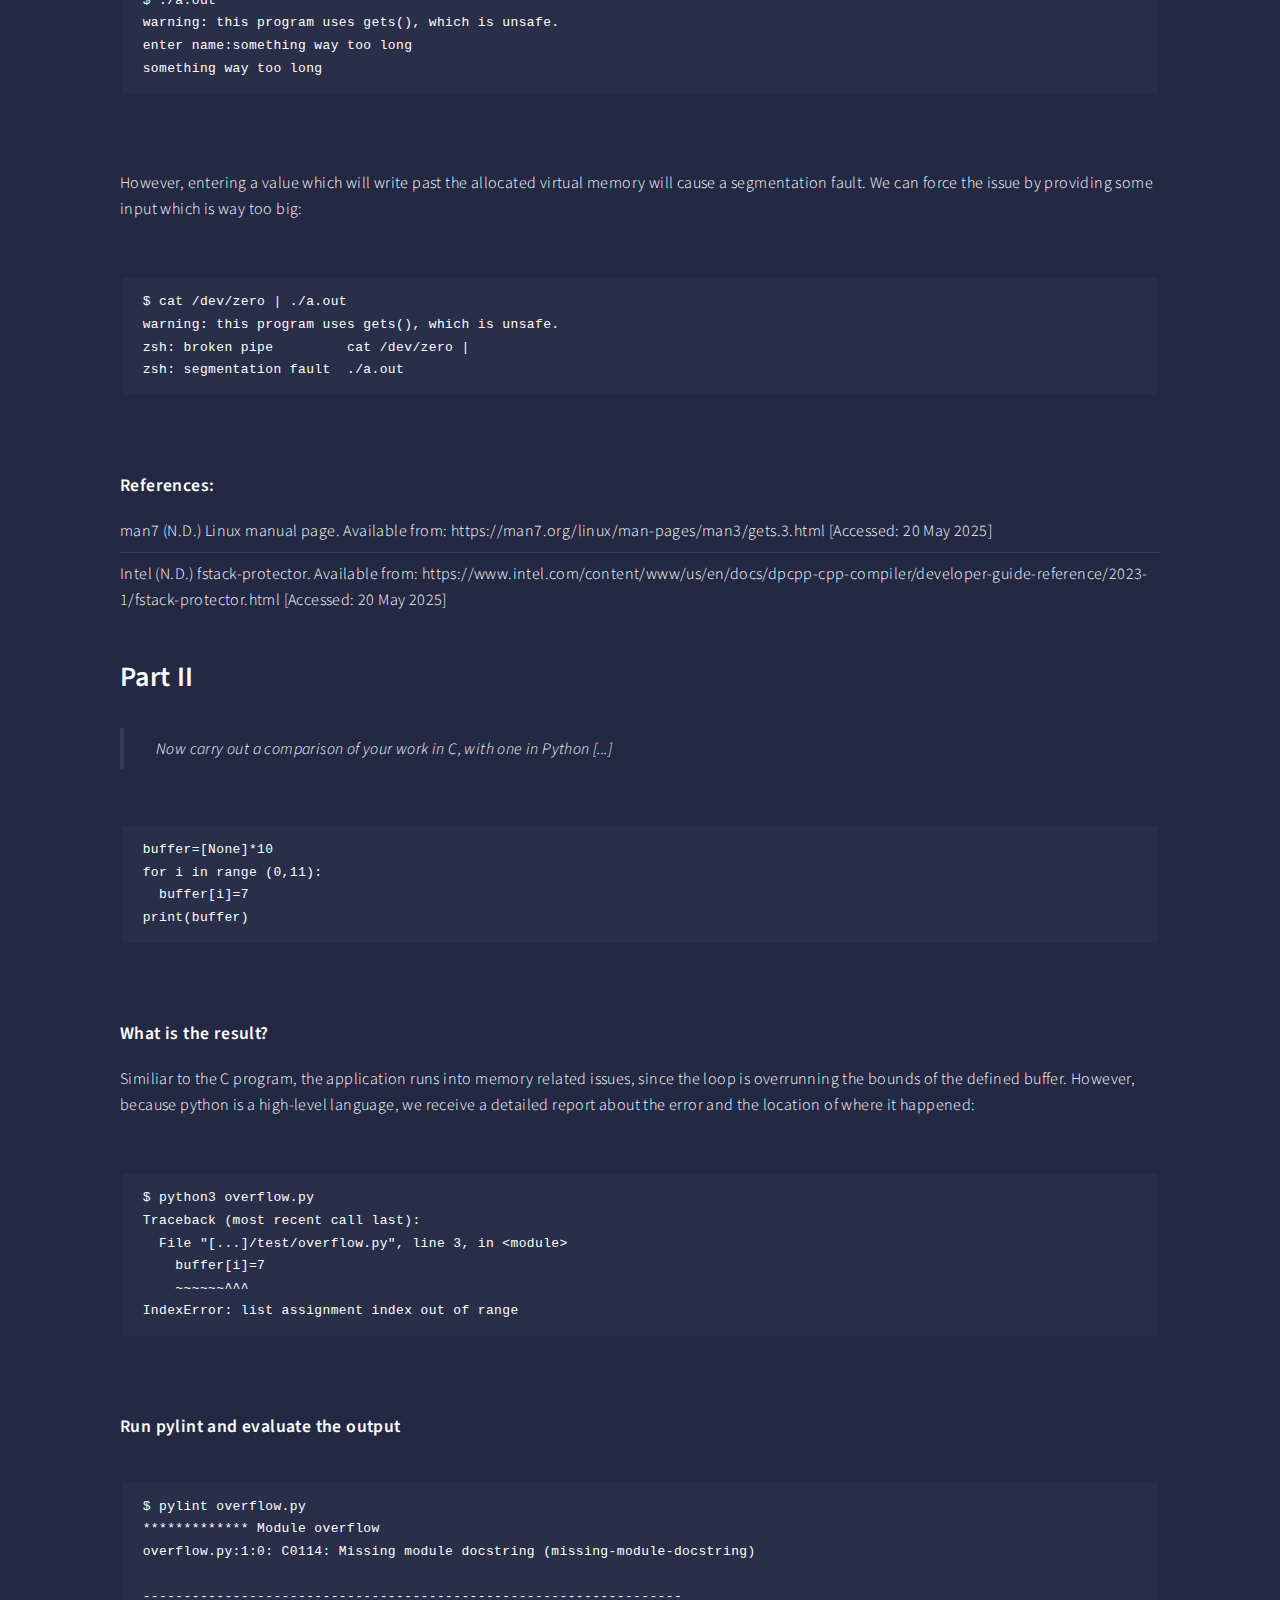
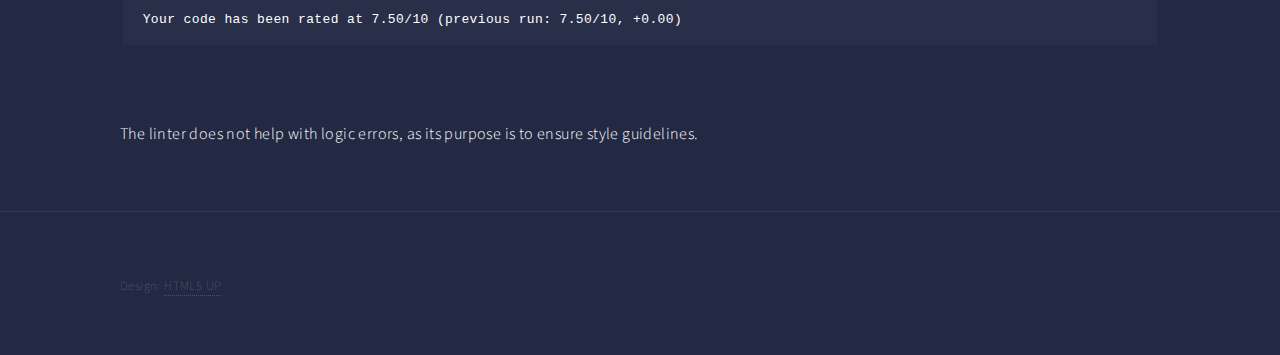
<file: unit3_bo.html>
<!DOCTYPE html>
<!--
	Forty by HTML5 UP
	html5up.net | @ajlkn
	Free for personal and commercial use under the CCA 3.0 license (html5up.net/license)
-->
<html>
  <head>
    <title>Phil's e-Portfolio -- Buffer Overflows</title>
    <meta charset="utf-8" />
    <meta
      name="viewport"
      content="width=device-width, initial-scale=1, user-scalable=no"
    />
    <link rel="stylesheet" href="assets/css/main.css" />
    <noscript
      ><link rel="stylesheet" href="assets/css/noscript.css"
    /></noscript>
    <style>
      #topic-banner {
        background-image: url(images/units/bit-pile.jpg);
        background-repeat: no-repeat;
        background-size: cover;
        background-position: 0 -530px;
        opacity: 40%;
        height: 450px;

        mask: linear-gradient(black, black, transparent);
        filter: blur(10px);
      }

      #main > section > div > div:last-child {
        position: relative;
        margin-top: -450px;
        z-index: 2;
      }
    </style>
  </head>
  <body class="is-preload">
    <!-- Wrapper -->
    <div id="wrapper">
      <!-- Header -->
      <header id="header">
        <a href="index.html" class="logo"
          ><strong>e-Portfolio</strong> back to main
        </a>
      </header>

      <div id="topic-banner"></div>
      <!-- Main -->
      <div id="main" class="alt">
        <!-- One -->
        <section id="one">
          <div class="inner">
            <div>
              <header class="major">
                <h1>Unit 3 - Buffer-Overflows</h1>
              </header>

              <h2>Part I</h2>

              <pre>
              <code>#include &lt;stdio.h&gt;
int main(int argc, char **argv)
{
  char buf[8]; // buffer for eight characters
  printf("enter name:"); 
  gets(buf); // read from stdio (sensitive function!)
  printf("%s\n", buf); // print out data stored in buf
  return 0; // 0 as return value
} </code>
            </pre>

              <blockquote>
                Now compile and run the code. To test it, enter your first name
                (or at least the first 8 characters of it) you should get the
                output which is just your name repeated back to you. Run the
                code a second time (from the command window this can be achieved
                by entering ./bufoverflow on the command line). This time, enter
                a string of 10 or more characters. What happens? What does the
                output message mean?
              </blockquote>

              <p>
                Executing the program and entering my name, which is below the 8
                character limits, allows the program to work as expected,
                however, it is warning about using the unsafe function 'gets()':
              </p>
              <pre>
              <code>$ ./a.out
warning: this program uses gets(), which is unsafe.
enter name:phil
phil </code>
            </pre>

              <p>Running the same application with bad input:</p>
              <pre>
              <code>$ ./a.out
warning: this program uses gets(), which is unsafe.
enter name:something way too long
something way too long
zsh: abort      ./a.out </code>
            </pre>
              <p>
                The problem lies in that the array <code>buf</code> is too short
                to store the long input. The documentation for the functions
                <code>gets(char*)</code> (man7) also mentions that
                <code>gets()</code> is unsafe, due to the fact that the caller
                does not know how big the receiving buffer has to be.
              </p>
              <p>
                The error message <code>zsh: abort</code> is due to a bound
                checking which is done after calling certain functions (Intel).
                Since the <code>gets()</code> is still writing into valid
                virtual memory, no hardware exception is thrown. We can get rid
                of the <code>zsh: abort</code> message by disabling the bound
                check:
              </p>
              <pre>
              <code>$ cc buffer-overflow.c -fno-stack-protector 
$ ./a.out 
warning: this program uses gets(), which is unsafe.
enter name:something way too long
something way too long </code>
            </pre>

              <p>
                However, entering a value which will write past the allocated
                virtual memory will cause a segmentation fault. We can force the
                issue by providing some input which is way too big:
              </p>
              <pre>
              <code>$ cat /dev/zero | ./a.out
warning: this program uses gets(), which is unsafe.
zsh: broken pipe         cat /dev/zero | 
zsh: segmentation fault  ./a.out </code>
            </pre>

              <h4>References:</h4>
              <ul class="alt">
                <li>
                  man7 (N.D.) Linux manual page. Available from:
                  https://man7.org/linux/man-pages/man3/gets.3.html [Accessed:
                  20 May 2025]
                </li>
                <li>
                  Intel (N.D.) fstack-protector. Available from:
                  https://www.intel.com/content/www/us/en/docs/dpcpp-cpp-compiler/developer-guide-reference/2023-1/fstack-protector.html
                  [Accessed: 20 May 2025]
                </li>
              </ul>

              <h2>Part II</h2>

              <blockquote>
                Now carry out a comparison of your work in C, with one in Python
                [...]
              </blockquote>

              <pre>
              <code>buffer=[None]*10
for i in range (0,11):
  buffer[i]=7
print(buffer) </code>
            </pre>

              <h4>What is the result?</h4>
              <p>
                Similiar to the C program, the application runs into memory
                related issues, since the loop is overrunning the bounds of the
                defined buffer. However, because python is a high-level
                language, we receive a detailed report about the error and the
                location of where it happened:
              </p>
              <pre>
                  <code>$ python3 overflow.py
Traceback (most recent call last):
  File "[...]/test/overflow.py", line 3, in &lt;module&gt;
    buffer[i]=7
    ~~~~~~^^^
IndexError: list assignment index out of range </code>
            </pre>

              <h4>Run pylint and evaluate the output</h4>
              <pre>
              <code>$ pylint overflow.py              
************* Module overflow
overflow.py:1:0: C0114: Missing module docstring (missing-module-docstring)

------------------------------------------------------------------
Your code has been rated at 7.50/10 (previous run: 7.50/10, +0.00) </code>
            </pre>
              <p>
                The linter does not help with logic errors, as its purpose is to
                ensure style guidelines.
              </p>
            </div>
          </div>
        </section>
      </div>

      <!-- Contact -->

      <!-- Footer -->
      <footer id="footer">
        <div class="inner">
          <ul class="copyright">
            <li>Design: <a href="https://html5up.net">HTML5 UP</a></li>
          </ul>
        </div>
      </footer>
    </div>

    <!-- Scripts -->
    <script src="assets/js/jquery.min.js"></script>
    <script src="assets/js/jquery.scrolly.min.js"></script>
    <script src="assets/js/jquery.scrollex.min.js"></script>
    <script src="assets/js/browser.min.js"></script>
    <script src="assets/js/breakpoints.min.js"></script>
    <script src="assets/js/util.js"></script>
    <script src="assets/js/main.js"></script>
  </body>
</html>
</file>
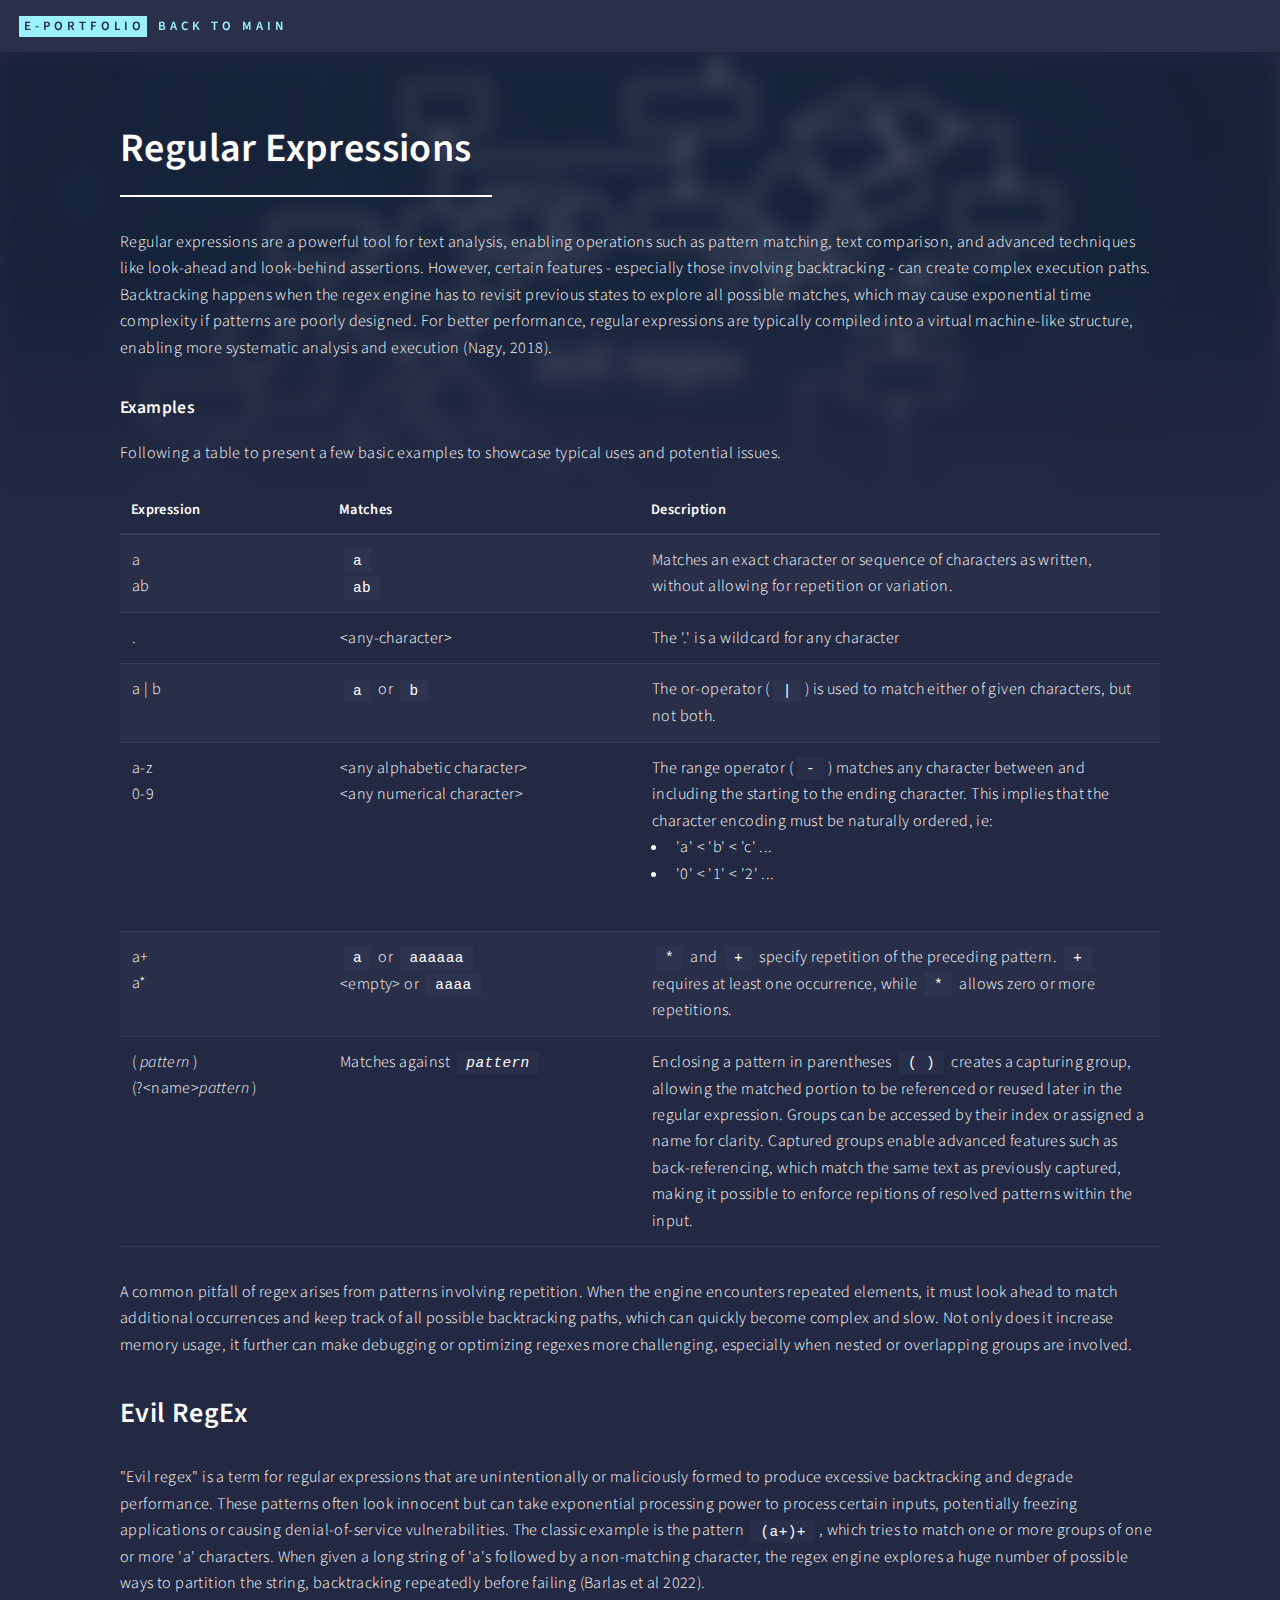
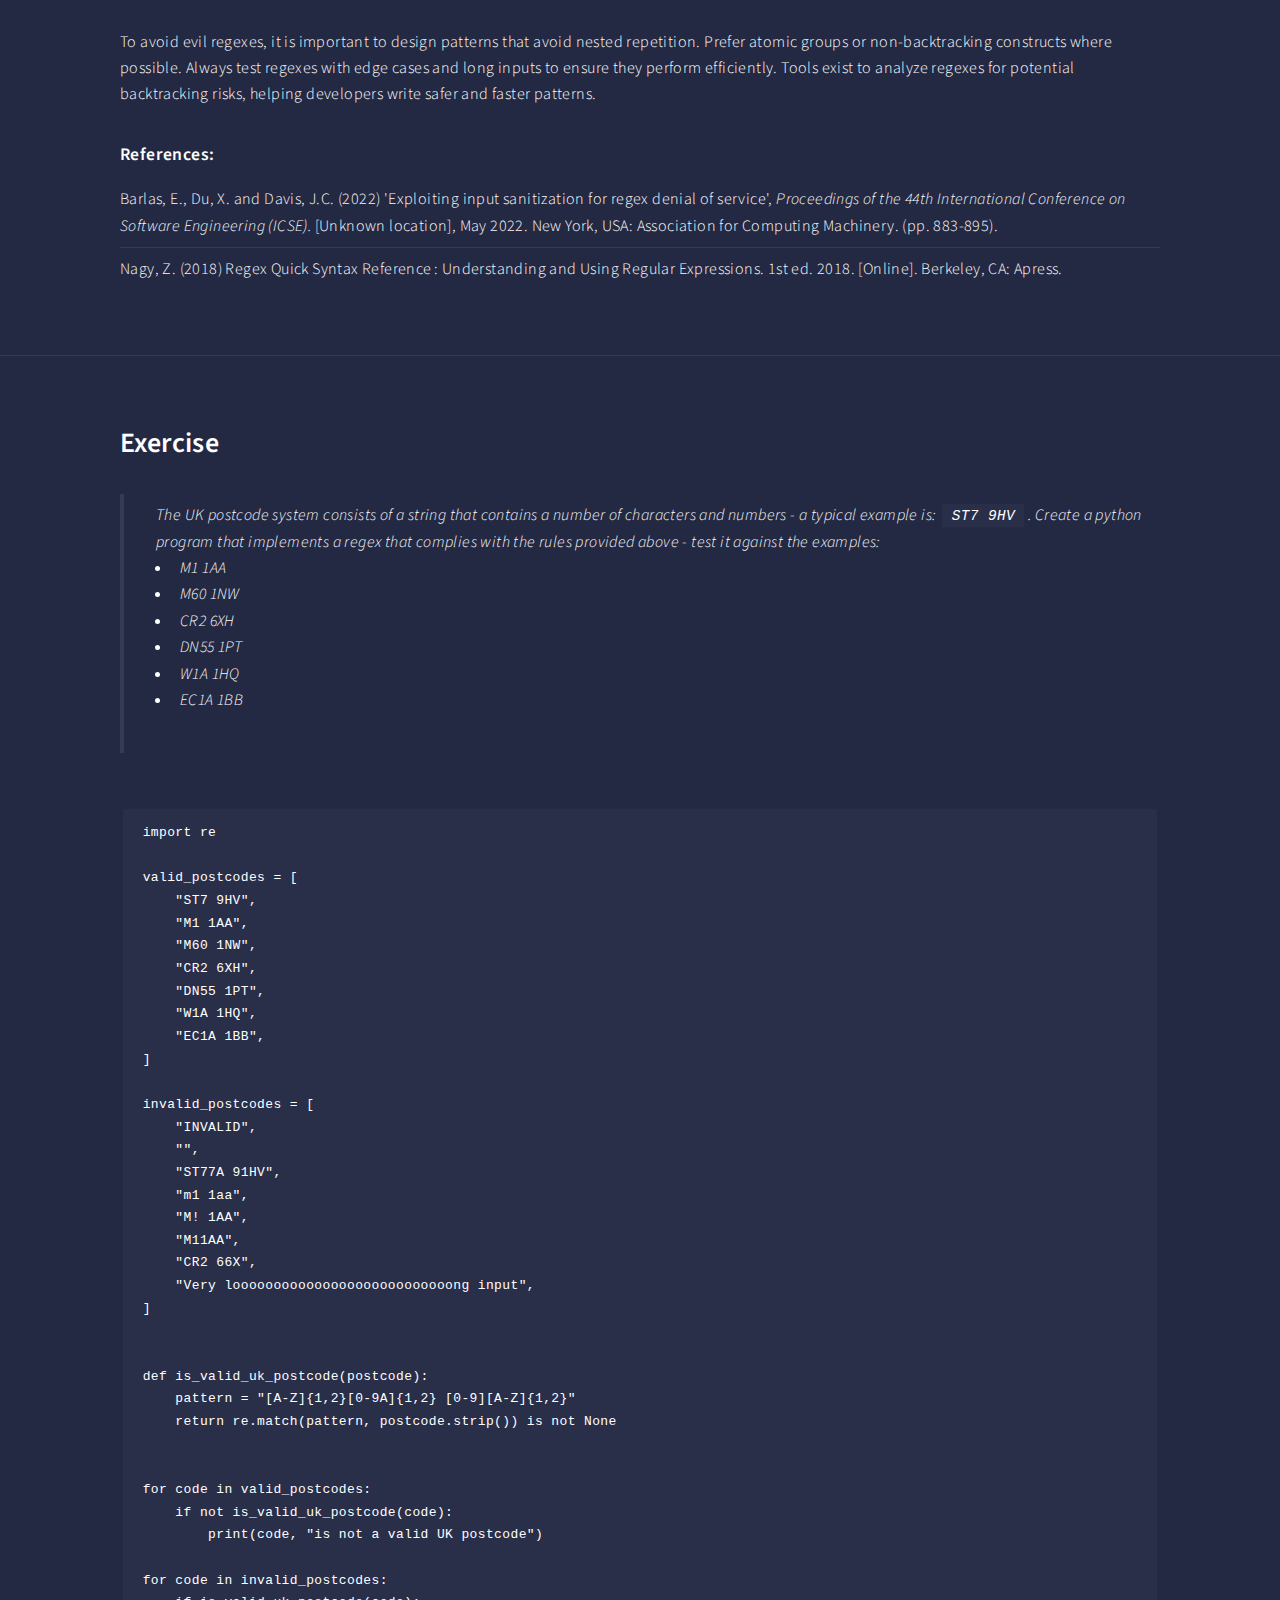
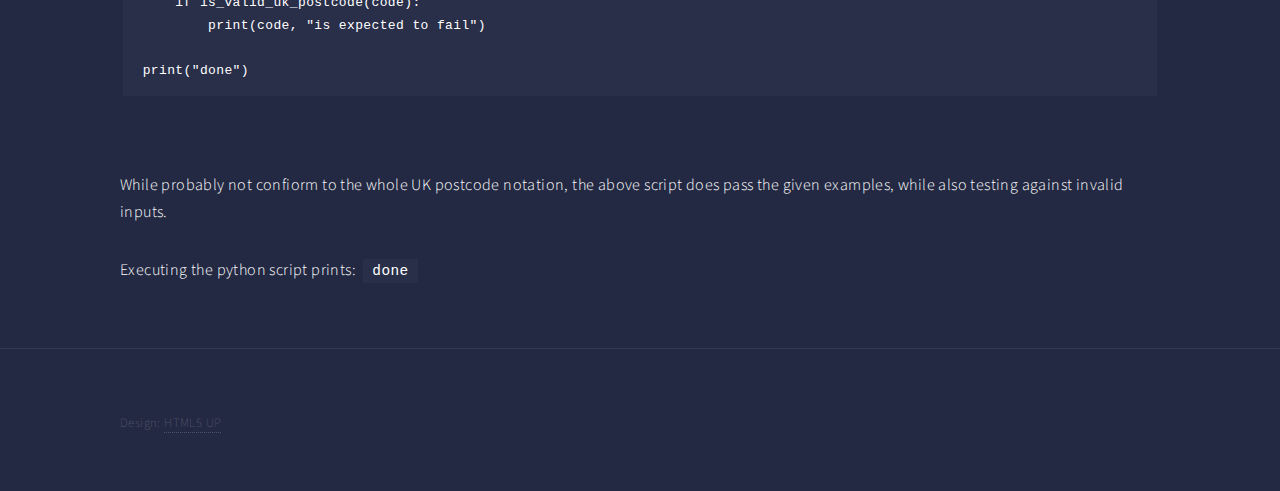
<file: unit4.html>
<!DOCTYPE html>
<!--
	Forty by HTML5 UP
	html5up.net | @ajlkn
	Free for personal and commercial use under the CCA 3.0 license (html5up.net/license)
-->
<html>
  <head>
    <title>Phil's e-Portfolio -- Evil RegEx</title>
    <meta charset="utf-8" />
    <meta
      name="viewport"
      content="width=device-width, initial-scale=1, user-scalable=no"
    />
    <link rel="stylesheet" href="assets/css/main.css" />
    <noscript
      ><link rel="stylesheet" href="assets/css/noscript.css"
    /></noscript>
    <style>
      #topic-banner {
        background-image: url(images/units/evil-regex.jpg);
        background-repeat: no-repeat;
        background-size: cover;
        background-position: 0 -330px;
        opacity: 40%;
        height: 450px;

        mask: linear-gradient(black, black, transparent);
        filter: blur(10px);
      }

      #main > section > div > div:last-child {
        position: relative;
        margin-top: -450px;
        z-index: 2;
      }

      .inline-diagram-div > .pad {
        width: 25%;
        height: auto;
      }

      .inline-diagram img {
        max-width: 100%;
        height: auto;
        display: block;
        border-radius: 12px;
        /* filter: blur(0.5px); */
      }
    </style>
  </head>
  <body class="is-preload">
    <!-- Wrapper -->
    <div id="wrapper">
      <!-- Header -->
      <header id="header">
        <a href="index.html" class="logo"
          ><strong>e-Portfolio</strong> back to main
        </a>
      </header>

      <div id="topic-banner"></div>
      <!-- Main -->
      <div id="main" class="alt">
        <!-- One -->
        <section id="one">
          <div class="inner">
            <!-- <div id="topic-banner"></div> -->
            <div>
              <header class="major">
                <h1>Regular Expressions</h1>
              </header>
              <p>
                Regular expressions are a powerful tool for text analysis,
                enabling operations such as pattern matching, text comparison,
                and advanced techniques like look-ahead and look-behind
                assertions. However, certain features - especially those
                involving backtracking - can create complex execution paths.
                Backtracking happens when the regex engine has to revisit
                previous states to explore all possible matches, which may cause
                exponential time complexity if patterns are poorly designed. For
                better performance, regular expressions are typically compiled
                into a virtual machine-like structure, enabling more systematic
                analysis and execution (Nagy, 2018).
              </p>

              <div class="table-wrapper">
                <h4>Examples</h4>
                <p>
                  Following a table to present a few basic examples to showcase
                  typical uses and potential issues.
                </p>
                <table>
                  <thead>
                    <tr>
                      <th style="width: 20%">Expression</th>
                      <th style="width: 30%">Matches</th>
                      <th>Description</th>
                    </tr>
                  </thead>
                  <tbody>
                    <tr>
                      <td>a<br />ab</td>
                      <td><code>a</code><br /><code>ab</code></td>
                      <td>
                        Matches an exact character or sequence of characters as
                        written, without allowing for repetition or variation.
                      </td>
                    </tr>
                    <tr>
                      <td>.</td>
                      <td>&lt;any-character&gt;</td>
                      <td>The '.' is a wildcard for any character</td>
                    </tr>
                    <tr>
                      <td>a | b</td>
                      <td><code>a</code> or <code>b</code></td>
                      <td>
                        The or-operator (<code>|</code>) is used to match either
                        of given characters, but not both.
                      </td>
                    </tr>
                    <tr>
                      <td>a-z<br />0-9</td>
                      <td>
                        &lt;any alphabetic character&gt;<br />&lt;any numerical
                        character&gt;
                      </td>
                      <td>
                        The range operator (<code>-</code>) matches any
                        character between and including the starting to the
                        ending character. This implies that the character
                        encoding must be naturally ordered, ie:
                        <ul>
                          <li>'a' < 'b' < 'c' ...</li>
                          <li>'0' < '1' < '2' ...</li>
                        </ul>
                      </td>
                    </tr>
                    <tr>
                      <td>a+<br />a*</td>
                      <td>
                        <code>a</code> or <code>aaaaaa</code><br />&lt;empty&gt;
                        or <code>aaaa</code>
                      </td>
                      <td>
                        <code>*</code> and <code>+</code> specify repetition of
                        the preceding pattern. <code>+</code> requires at least
                        one occurrence, while <code>*</code> allows zero or more
                        repetitions.
                      </td>
                    </tr>
                    <tr>
                      <td>
                        ( <i>pattern</i> )<br />(?&lt;name&gt;<i>pattern</i> )
                      </td>
                      <td>
                        Matches against <code><i>pattern</i></code>
                      </td>
                      <td>
                        Enclosing a pattern in parentheses
                        <code>( )</code> creates a capturing group, allowing the
                        matched portion to be referenced or reused later in the
                        regular expression. Groups can be accessed by their
                        index or assigned a name for clarity. Captured groups
                        enable advanced features such as back-referencing, which
                        match the same text as previously captured, making it
                        possible to enforce repitions of resolved patterns
                        within the input.
                      </td>
                    </tr>
                  </tbody>
                </table>
              </div>

              <p>
                A common pitfall of regex arises from patterns involving
                repetition. When the engine encounters repeated elements, it
                must look ahead to match additional occurrences and keep track
                of all possible backtracking paths, which can quickly become
                complex and slow. Not only does it increase memory usage, it
                further can make debugging or optimizing regexes more
                challenging, especially when nested or overlapping groups are
                involved.
              </p>

              <h2>Evil RegEx</h2>

              <p>
                "Evil regex" is a term for regular expressions that are
                unintentionally or maliciously formed to produce excessive
                backtracking and degrade performance. These patterns often look
                innocent but can take exponential processing power to process
                certain inputs, potentially freezing applications or causing
                denial-of-service vulnerabilities. The classic example is the
                pattern
                <code>(a+)+</code>, which tries to match one or more groups of
                one or more 'a' characters. When given a long string of 'a's
                followed by a non-matching character, the regex engine explores
                a huge number of possible ways to partition the string,
                backtracking repeatedly before failing (Barlas et al 2022).
              </p>

              <p>
                To avoid evil regexes, it is important to design patterns that
                avoid nested repetition. Prefer atomic groups or
                non-backtracking constructs where possible. Always test regexes
                with edge cases and long inputs to ensure they perform
                efficiently. Tools exist to analyze regexes for potential
                backtracking risks, helping developers write safer and faster
                patterns.
              </p>

              <div>
                <h4>References:</h4>
                <ul class="alt">
                  <li>
                    Barlas, E., Du, X. and Davis, J.C. (2022) 'Exploiting input
                    sanitization for regex denial of service',
                    <i>
                      Proceedings of the 44th International Conference on
                      Software Engineering (ICSE).
                    </i>
                    [Unknown location], May 2022. New York, USA: Association for
                    Computing Machinery. (pp. 883-895).
                  </li>
                  <li>
                    Nagy, Z. (2018) Regex Quick Syntax Reference : Understanding
                    and Using Regular Expressions. 1st ed. 2018. [Online].
                    Berkeley, CA: Apress.
                  </li>
                </ul>
              </div>
            </div>
          </div>
        </section>
        <section>
          <div class="inner">
            <header>
              <h2>Exercise</h2>
            </header>

            <blockquote>
              The UK postcode system consists of a string that contains a number
              of characters and numbers - a typical example is:
              <code>ST7 9HV</code>. Create a python program that implements a
              regex that complies with the rules provided above - test it
              against the examples:
              <ul>
                <li>M1 1AA</li>
                <li>M60 1NW</li>
                <li>CR2 6XH</li>
                <li>DN55 1PT</li>
                <li>W1A 1HQ</li>
                <li>EC1A 1BB</li>
              </ul>
            </blockquote>

            <pre>
              <code>import re

valid_postcodes = [
    "ST7 9HV",
    "M1 1AA",
    "M60 1NW",
    "CR2 6XH",
    "DN55 1PT",
    "W1A 1HQ",
    "EC1A 1BB",
]

invalid_postcodes = [
    "INVALID",
    "",
    "ST77A 91HV",
    "m1 1aa",
    "M! 1AA",
    "M11AA",
    "CR2 66X",
    "Very looooooooooooooooooooooooooong input",
]


def is_valid_uk_postcode(postcode):
    pattern = "[A-Z]{1,2}[0-9A]{1,2} [0-9][A-Z]{1,2}"
    return re.match(pattern, postcode.strip()) is not None


for code in valid_postcodes:
    if not is_valid_uk_postcode(code):
        print(code, "is not a valid UK postcode")

for code in invalid_postcodes:
    if is_valid_uk_postcode(code):
        print(code, "is expected to fail")

print("done") </code>
            </pre>

            <p>
              While probably not confiorm to the whole UK postcode notation, the
              above script does pass the given examples, while also testing
              against invalid inputs.
            </p>
            <p>Executing the python script prints: <code>done</code></p>
          </div>
        </section>
      </div>

      <!-- Contact -->

      <!-- Footer -->
      <footer id="footer">
        <div class="inner">
          <ul class="copyright">
            <li>Design: <a href="https://html5up.net">HTML5 UP</a></li>
          </ul>
        </div>
      </footer>
    </div>

    <!-- Scripts -->
    <script src="assets/js/jquery.min.js"></script>
    <script src="assets/js/jquery.scrolly.min.js"></script>
    <script src="assets/js/jquery.scrollex.min.js"></script>
    <script src="assets/js/browser.min.js"></script>
    <script src="assets/js/breakpoints.min.js"></script>
    <script src="assets/js/util.js"></script>
    <script src="assets/js/main.js"></script>
  </body>
</html>
</file>
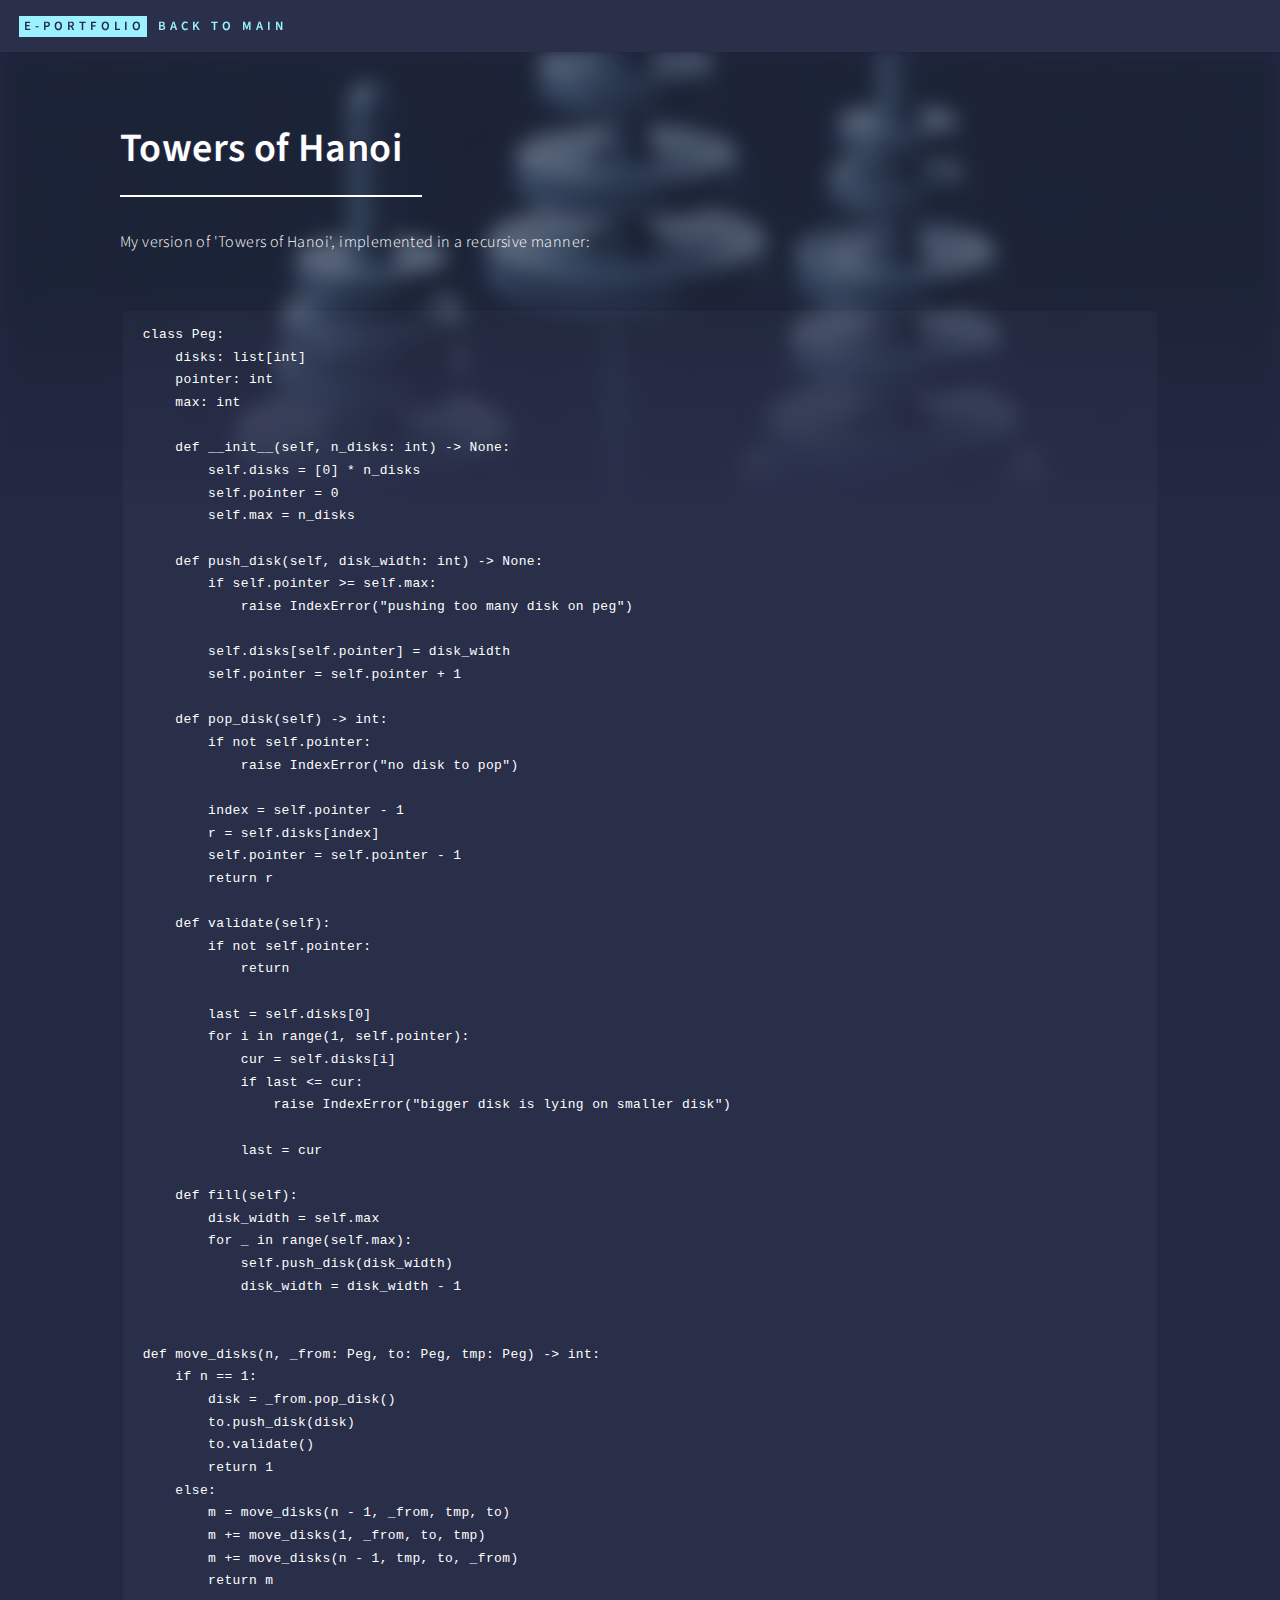
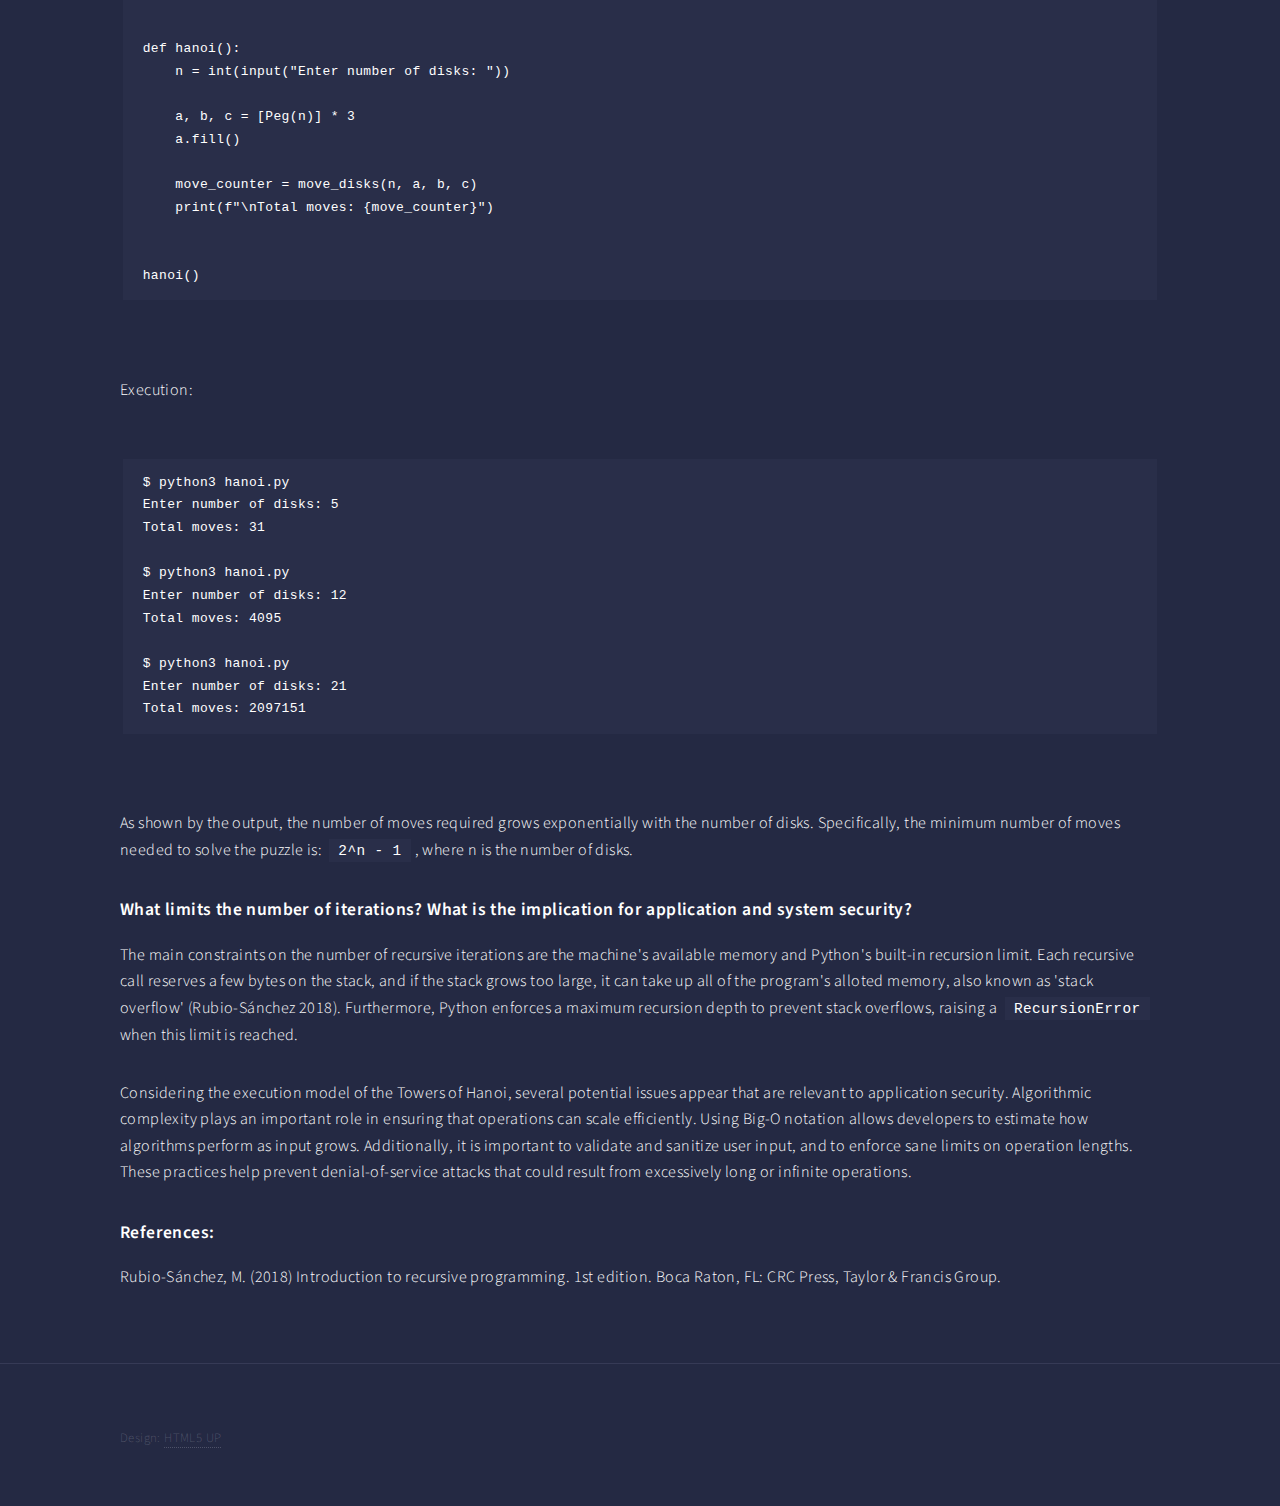
<file: unit4_toh.html>
<!DOCTYPE html>
<!--
	Forty by HTML5 UP
	html5up.net | @ajlkn
	Free for personal and commercial use under the CCA 3.0 license (html5up.net/license)
-->
<html>
  <head>
    <title>Phil's e-Portfolio -- Towers of Hanoi</title>
    <meta charset="utf-8" />
    <meta
      name="viewport"
      content="width=device-width, initial-scale=1, user-scalable=no"
    />
    <link rel="stylesheet" href="assets/css/main.css" />
    <noscript
      ><link rel="stylesheet" href="assets/css/noscript.css"
    /></noscript>
    <style>
      #topic-banner {
        background-image: url(images/units/towerofhanoi.jpg);
        background-repeat: no-repeat;
        background-size: cover;
        background-position: 0 -330px;
        opacity: 40%;
        height: 450px;

        mask: linear-gradient(black, black, transparent);
        filter: blur(10px);
      }

      #main > section > div > div:last-child {
        position: relative;
        margin-top: -450px;
        z-index: 2;
      }

      .inline-diagram-div > .pad {
        width: 25%;
        height: auto;
      }

      .inline-diagram img {
        max-width: 100%;
        height: auto;
        display: block;
        border-radius: 12px;
        /* filter: blur(0.5px); */
      }
    </style>
  </head>
  <body class="is-preload">
    <!-- Wrapper -->
    <div id="wrapper">
      <!-- Header -->
      <header id="header">
        <a href="index.html" class="logo"
          ><strong>e-Portfolio</strong> back to main
        </a>
      </header>

      <div id="topic-banner"></div>
      <!-- Main -->
      <div id="main" class="alt">
        <!-- One -->
        <section id="one">
          <div class="inner">
            <!-- <div id="topic-banner"></div> -->
            <div>
              <header class="major">
                <h1>Towers of Hanoi</h1>
              </header>

              <p>
                My version of 'Towers of Hanoi', implemented in a recursive
                manner:
              </p>

              <pre>
                <code>class Peg:
    disks: list[int]
    pointer: int
    max: int

    def __init__(self, n_disks: int) -> None:
        self.disks = [0] * n_disks
        self.pointer = 0
        self.max = n_disks

    def push_disk(self, disk_width: int) -> None:
        if self.pointer >= self.max:
            raise IndexError("pushing too many disk on peg")

        self.disks[self.pointer] = disk_width
        self.pointer = self.pointer + 1

    def pop_disk(self) -> int:
        if not self.pointer:
            raise IndexError("no disk to pop")

        index = self.pointer - 1
        r = self.disks[index]
        self.pointer = self.pointer - 1
        return r

    def validate(self):
        if not self.pointer:
            return

        last = self.disks[0]
        for i in range(1, self.pointer):
            cur = self.disks[i]
            if last <= cur:
                raise IndexError("bigger disk is lying on smaller disk")

            last = cur

    def fill(self):
        disk_width = self.max
        for _ in range(self.max):
            self.push_disk(disk_width)
            disk_width = disk_width - 1


def move_disks(n, _from: Peg, to: Peg, tmp: Peg) -> int:
    if n == 1:
        disk = _from.pop_disk()
        to.push_disk(disk)
        to.validate()
        return 1
    else:
        m = move_disks(n - 1, _from, tmp, to)
        m += move_disks(1, _from, to, tmp)
        m += move_disks(n - 1, tmp, to, _from)
        return m


def hanoi():
    n = int(input("Enter number of disks: "))

    a, b, c = [Peg(n)] * 3
    a.fill()

    move_counter = move_disks(n, a, b, c)
    print(f"\nTotal moves: {move_counter}")


hanoi()</code>
              </pre>

              <p>Execution:</p>
              <pre>
                <code>$ python3 hanoi.py
Enter number of disks: 5
Total moves: 31

$ python3 hanoi.py
Enter number of disks: 12
Total moves: 4095

$ python3 hanoi.py
Enter number of disks: 21
Total moves: 2097151</code>
              </pre>

              <p>
                As shown by the output, the number of moves required grows
                exponentially with the number of disks. Specifically, the
                minimum number of moves needed to solve the puzzle is:
                <code>2^n - 1</code>, where n is the number of disks.
              </p>

              <h4>
                What limits the number of iterations? What is the implication
                for application and system security?
              </h4>

              <p>
                The main constraints on the number of recursive iterations are
                the machine's available memory and Python's built-in recursion
                limit. Each recursive call reserves a few bytes on the stack,
                and if the stack grows too large, it can take up all of the
                program's alloted memory, also known as 'stack overflow'
                (Rubio-Sánchez 2018). Furthermore, Python enforces a maximum
                recursion depth to prevent stack overflows, raising a
                <code>RecursionError</code> when this limit is reached.
              </p>

              <p>
                Considering the execution model of the Towers of Hanoi, several
                potential issues appear that are relevant to application
                security. Algorithmic complexity plays an important role in
                ensuring that operations can scale efficiently. Using Big-O
                notation allows developers to estimate how algorithms perform as
                input grows. Additionally, it is important to validate and
                sanitize user input, and to enforce sane limits on operation
                lengths. These practices help prevent denial-of-service attacks
                that could result from excessively long or infinite operations.
              </p>

              <div>
                <h4>References:</h4>
                <ul class="alt">
                  <li>
                    Rubio-Sánchez, M. (2018) Introduction to recursive
                    programming. 1st edition. Boca Raton, FL: CRC Press, Taylor
                    & Francis Group.
                  </li>
                </ul>
              </div>
            </div>
          </div>
        </section>
      </div>

      <!-- Contact -->

      <!-- Footer -->
      <footer id="footer">
        <div class="inner">
          <ul class="copyright">
            <li>Design: <a href="https://html5up.net">HTML5 UP</a></li>
          </ul>
        </div>
      </footer>
    </div>

    <!-- Scripts -->
    <script src="assets/js/jquery.min.js"></script>
    <script src="assets/js/jquery.scrolly.min.js"></script>
    <script src="assets/js/jquery.scrollex.min.js"></script>
    <script src="assets/js/browser.min.js"></script>
    <script src="assets/js/breakpoints.min.js"></script>
    <script src="assets/js/util.js"></script>
    <script src="assets/js/main.js"></script>
  </body>
</html>
</file>
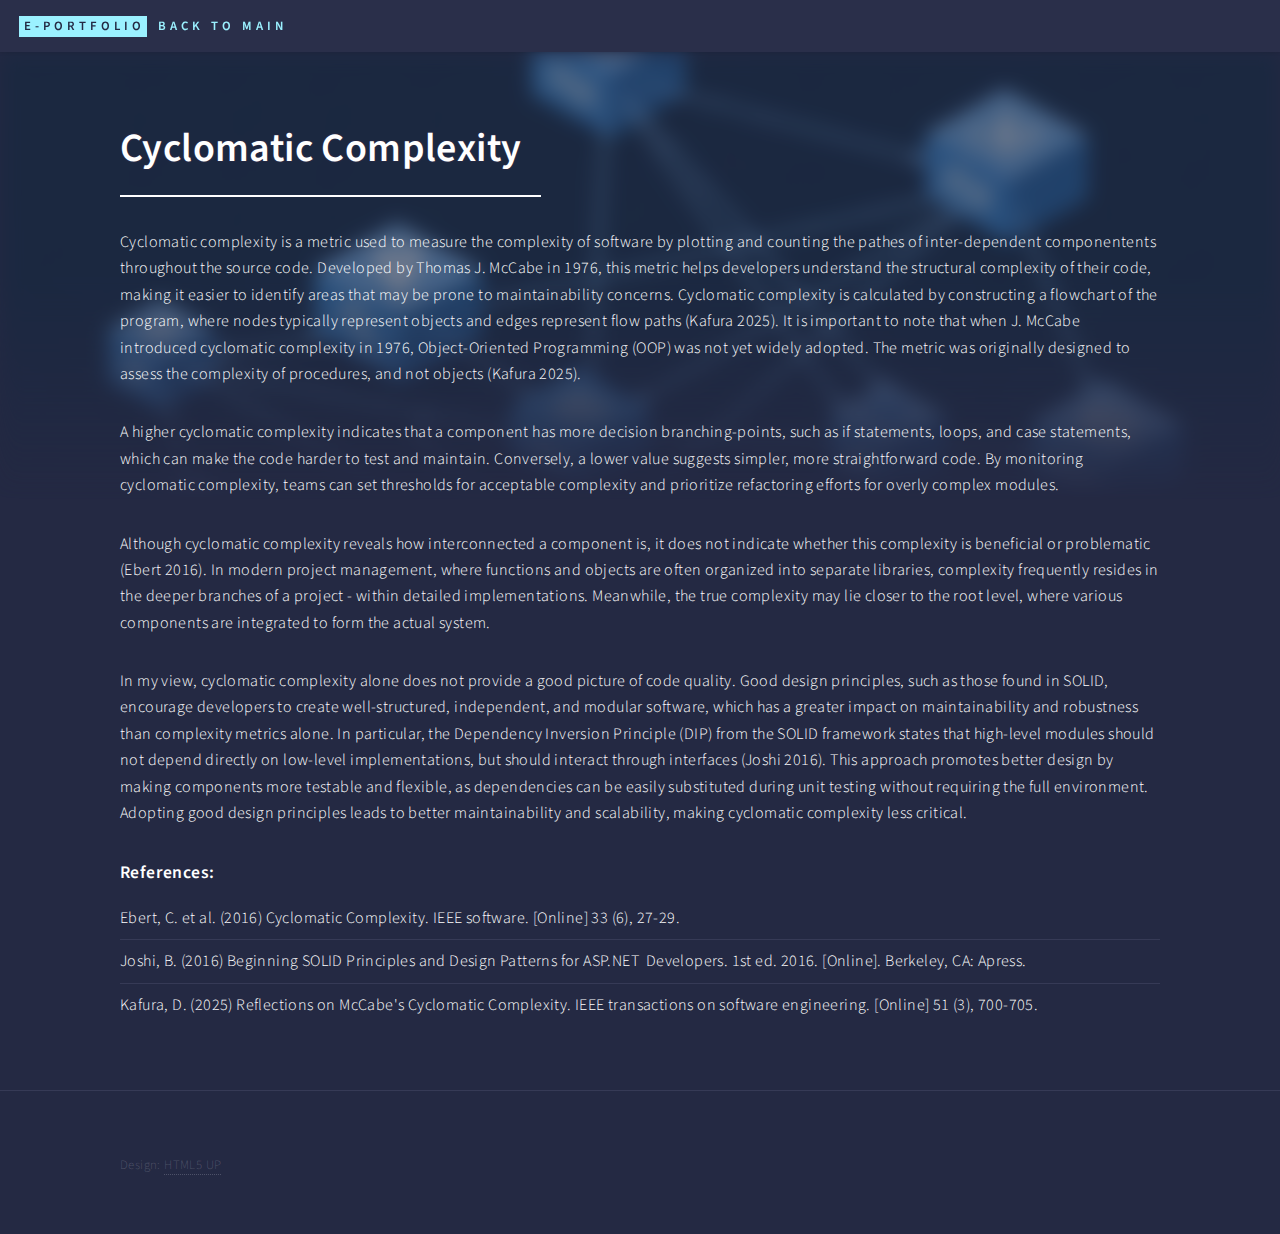
<file: unit5.html>
<!DOCTYPE html>
<!--
	Forty by HTML5 UP
	html5up.net | @ajlkn
	Free for personal and commercial use under the CCA 3.0 license (html5up.net/license)
-->
<html>
  <head>
    <title>Phil's e-Portfolio -- Cyclomatic Complexity</title>
    <meta charset="utf-8" />
    <meta
      name="viewport"
      content="width=device-width, initial-scale=1, user-scalable=no"
    />
    <link rel="stylesheet" href="assets/css/main.css" />
    <noscript
      ><link rel="stylesheet" href="assets/css/noscript.css"
    /></noscript>
    <style>
      #topic-banner {
        background-image: url(images/units/cycliccomplex.jpg);
        background-repeat: no-repeat;
        background-size: cover;
        background-position: 0 -200px;
        opacity: 40%;
        height: 450px;

        mask: linear-gradient(black, black, transparent);
        filter: blur(10px);
      }

      #main > section > div > div:last-child {
        position: relative;
        margin-top: -450px;
        z-index: 2;
      }

      .inline-diagram-div > .pad {
        width: 25%;
        height: auto;
      }

      .inline-diagram img {
        max-width: 100%;
        height: auto;
        display: block;
        border-radius: 12px;
        /* filter: blur(0.5px); */
      }
    </style>
  </head>
  <body class="is-preload">
    <!-- Wrapper -->
    <div id="wrapper">
      <!-- Header -->
      <header id="header">
        <a href="index.html" class="logo"
          ><strong>e-Portfolio</strong> back to main
        </a>
      </header>

      <div id="topic-banner"></div>
      <!-- Main -->
      <div id="main" class="alt">
        <!-- One -->
        <section id="one">
          <div class="inner">
            <!-- <div id="topic-banner"></div> -->
            <div>
              <header class="major">
                <h1>Cyclomatic Complexity</h1>
              </header>
              <p>
                Cyclomatic complexity is a metric used to measure the complexity
                of software by plotting and counting the pathes of
                inter-dependent componentents throughout the source code.
                Developed by Thomas J. McCabe in 1976, this metric helps
                developers understand the structural complexity of their code,
                making it easier to identify areas that may be prone to
                maintainability concerns. Cyclomatic complexity is calculated by
                constructing a flowchart of the program, where nodes typically
                represent objects and edges represent flow paths (Kafura 2025).
                It is important to note that when J. McCabe introduced
                cyclomatic complexity in 1976, Object-Oriented Programming (OOP)
                was not yet widely adopted. The metric was originally designed
                to assess the complexity of procedures, and not objects (Kafura
                2025).
              </p>
              <p>
                A higher cyclomatic complexity indicates that a component has
                more decision branching-points, such as if statements, loops,
                and case statements, which can make the code harder to test and
                maintain. Conversely, a lower value suggests simpler, more
                straightforward code. By monitoring cyclomatic complexity, teams
                can set thresholds for acceptable complexity and prioritize
                refactoring efforts for overly complex modules.
              </p>
              <p>
                Although cyclomatic complexity reveals how interconnected a
                component is, it does not indicate whether this complexity is
                beneficial or problematic (Ebert 2016). In modern project
                management, where functions and objects are often organized into
                separate libraries, complexity frequently resides in the deeper
                branches of a project - within detailed implementations.
                Meanwhile, the true complexity may lie closer to the root level,
                where various components are integrated to form the actual
                system.
              </p>
              <p>
                In my view, cyclomatic complexity alone does not provide a good
                picture of code quality. Good design principles, such as those
                found in SOLID, encourage developers to create well-structured,
                independent, and modular software, which has a greater impact on
                maintainability and robustness than complexity metrics alone. In
                particular, the Dependency Inversion Principle (DIP) from the
                SOLID framework states that high-level modules should not depend
                directly on low-level implementations, but should interact
                through interfaces (Joshi 2016). This approach promotes better
                design by making components more testable and flexible, as
                dependencies can be easily substituted during unit testing
                without requiring the full environment. Adopting good design
                principles leads to better maintainability and scalability,
                making cyclomatic complexity less critical.
              </p>
              <div>
                <h4>References:</h4>
                <ul class="alt">
                  <li>
                    Ebert, C. et al. (2016) Cyclomatic Complexity. IEEE
                    software. [Online] 33 (6), 27-29.
                  </li>
                  <li>
                    Joshi, B. (2016) Beginning SOLID Principles and Design
                    Patterns for ASP.NET  Developers. 1st ed. 2016. [Online].
                    Berkeley, CA: Apress.
                  </li>
                  <li>
                    Kafura, D. (2025) Reflections on McCabe's Cyclomatic
                    Complexity. IEEE transactions on software engineering.
                    [Online] 51 (3), 700-705.
                  </li>
                </ul>
              </div>
            </div>
          </div>
        </section>
      </div>

      <!-- Contact -->

      <!-- Footer -->
      <footer id="footer">
        <div class="inner">
          <ul class="copyright">
            <li>Design: <a href="https://html5up.net">HTML5 UP</a></li>
          </ul>
        </div>
      </footer>
    </div>

    <!-- Scripts -->
    <script src="assets/js/jquery.min.js"></script>
    <script src="assets/js/jquery.scrolly.min.js"></script>
    <script src="assets/js/jquery.scrollex.min.js"></script>
    <script src="assets/js/browser.min.js"></script>
    <script src="assets/js/breakpoints.min.js"></script>
    <script src="assets/js/util.js"></script>
    <script src="assets/js/main.js"></script>
  </body>
</html>
</file>
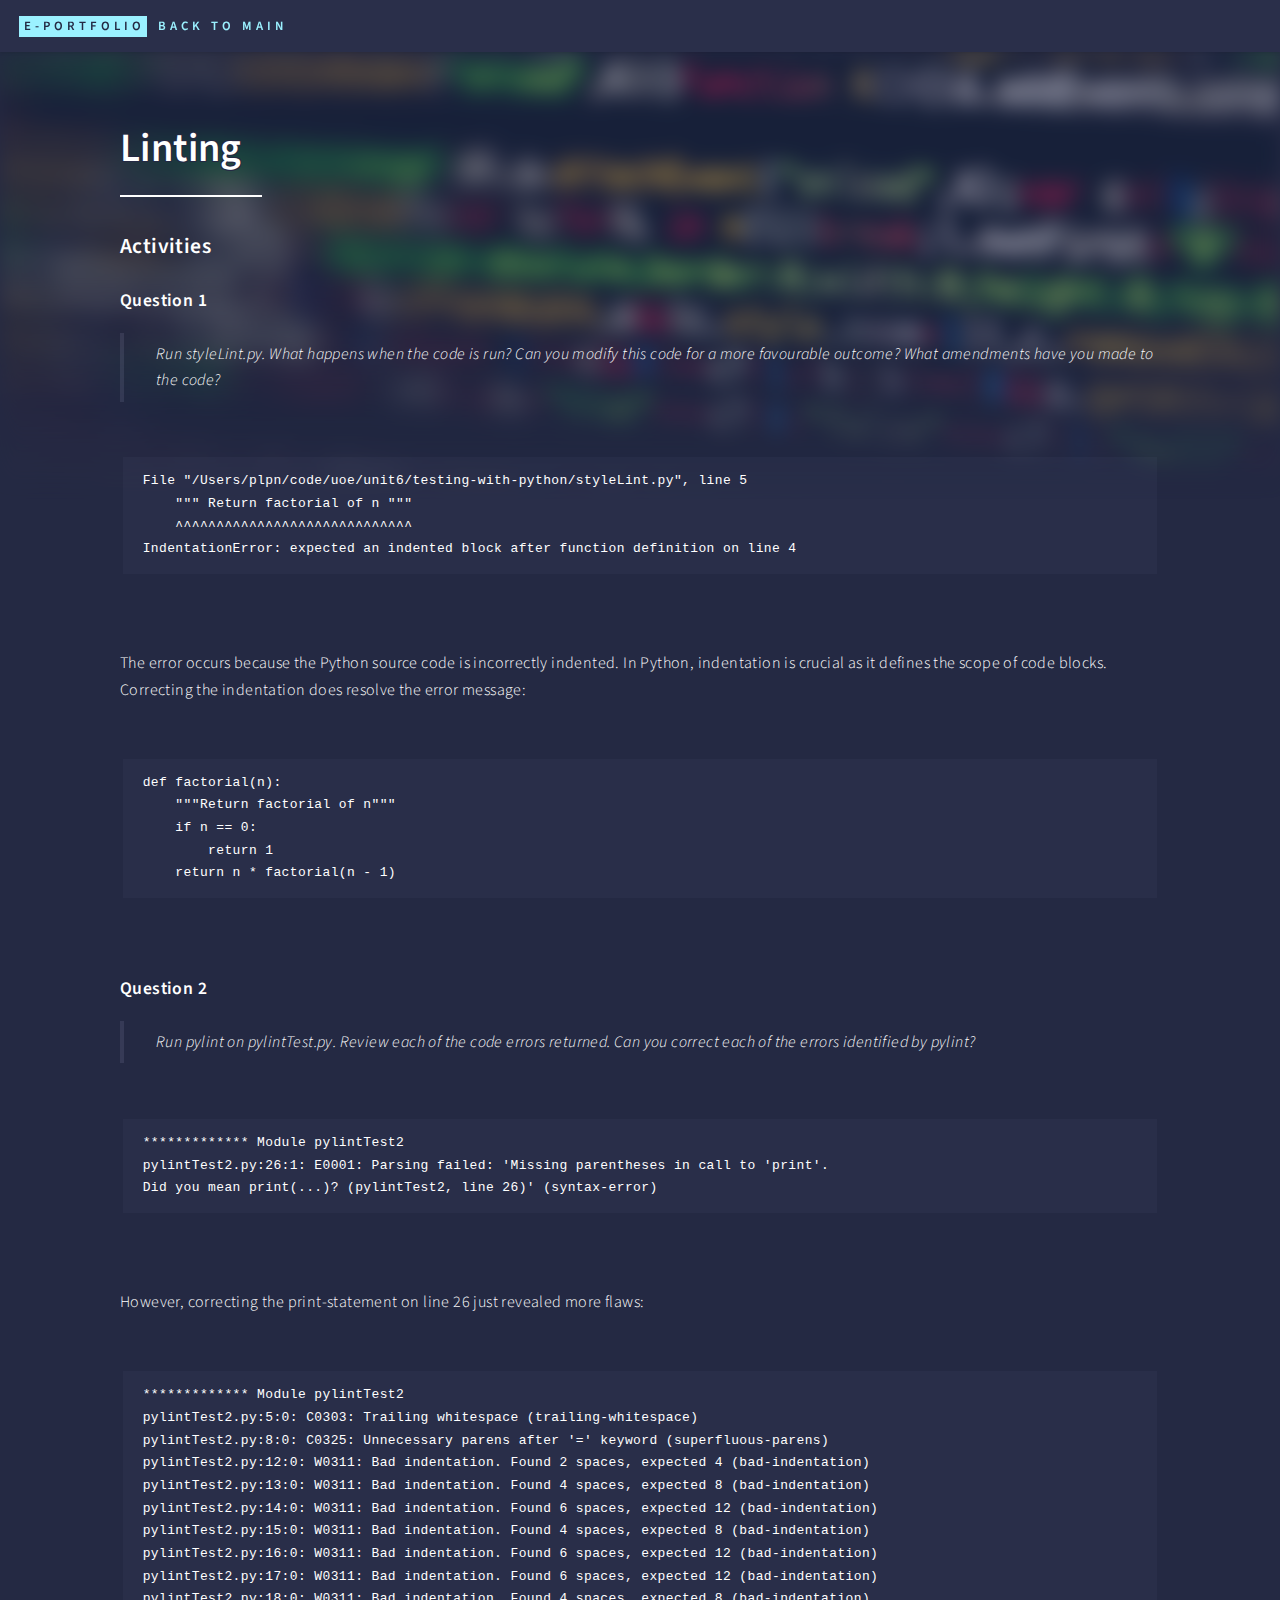
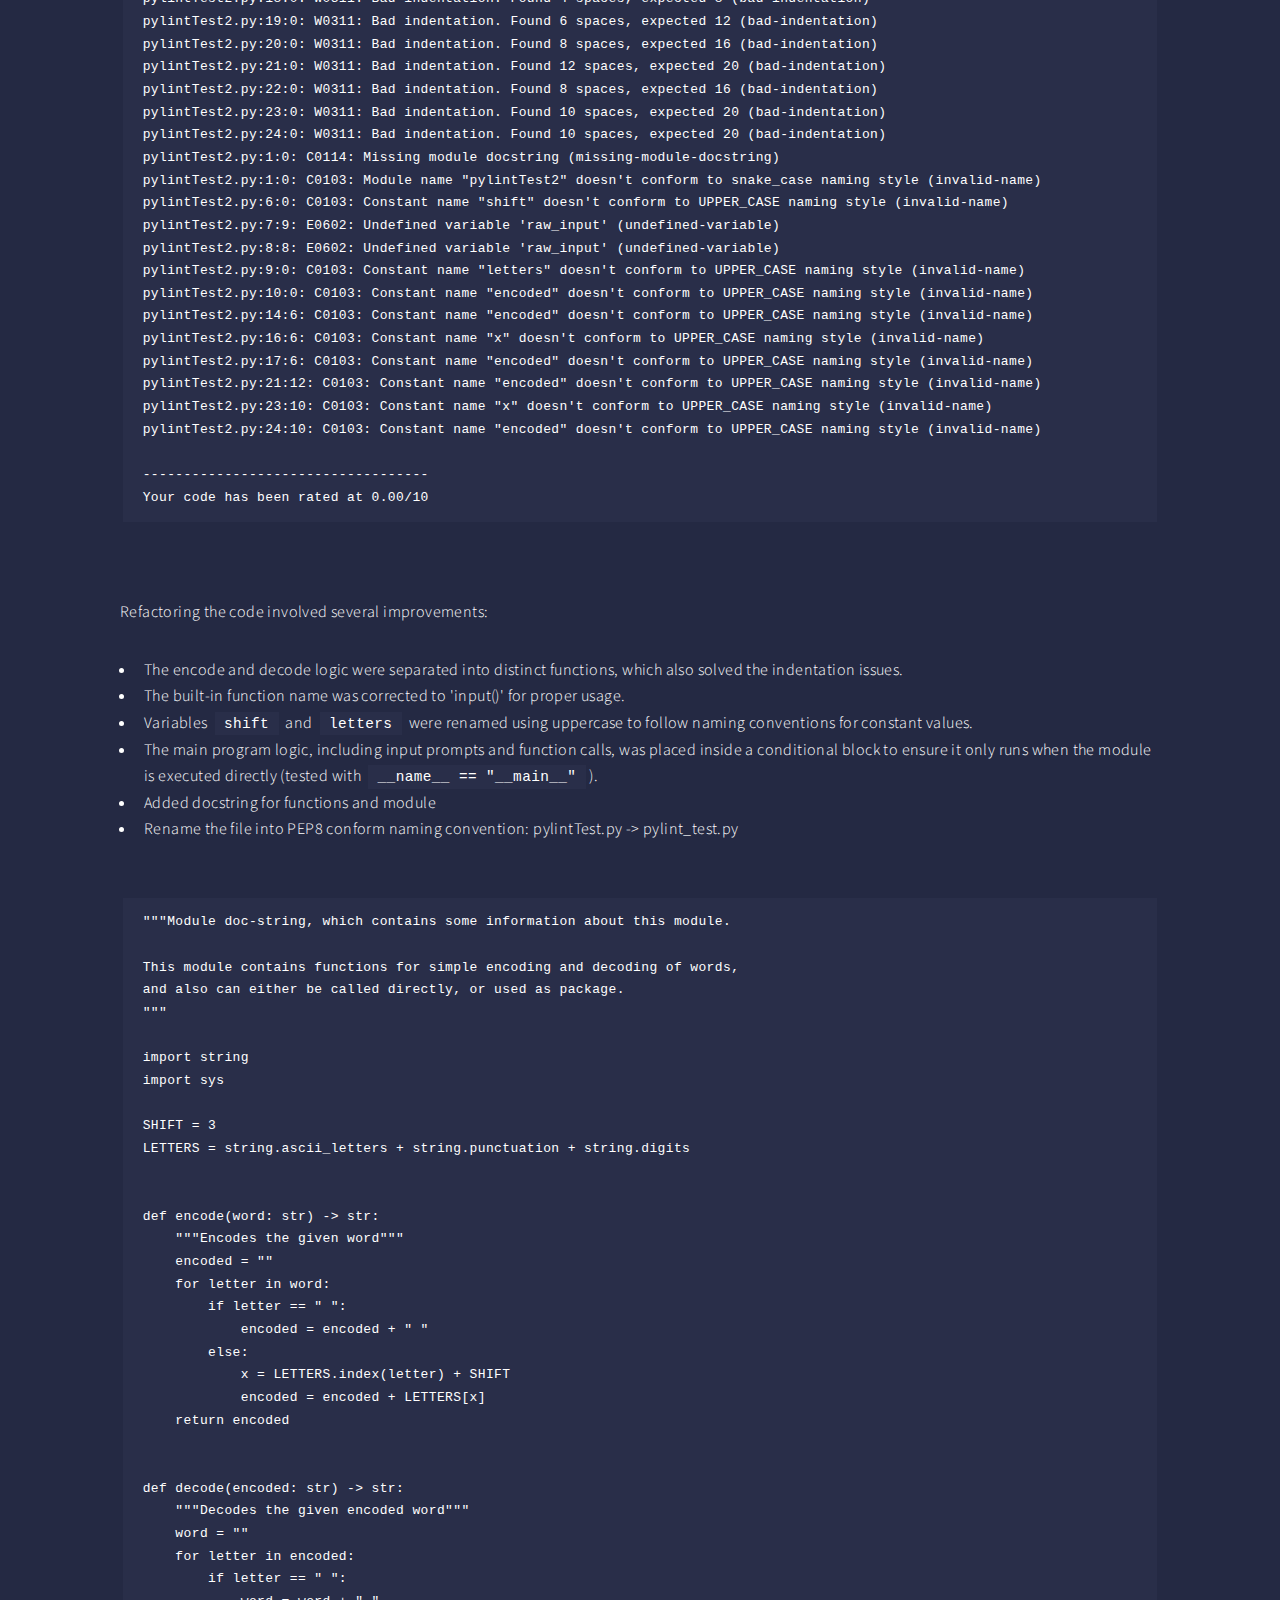
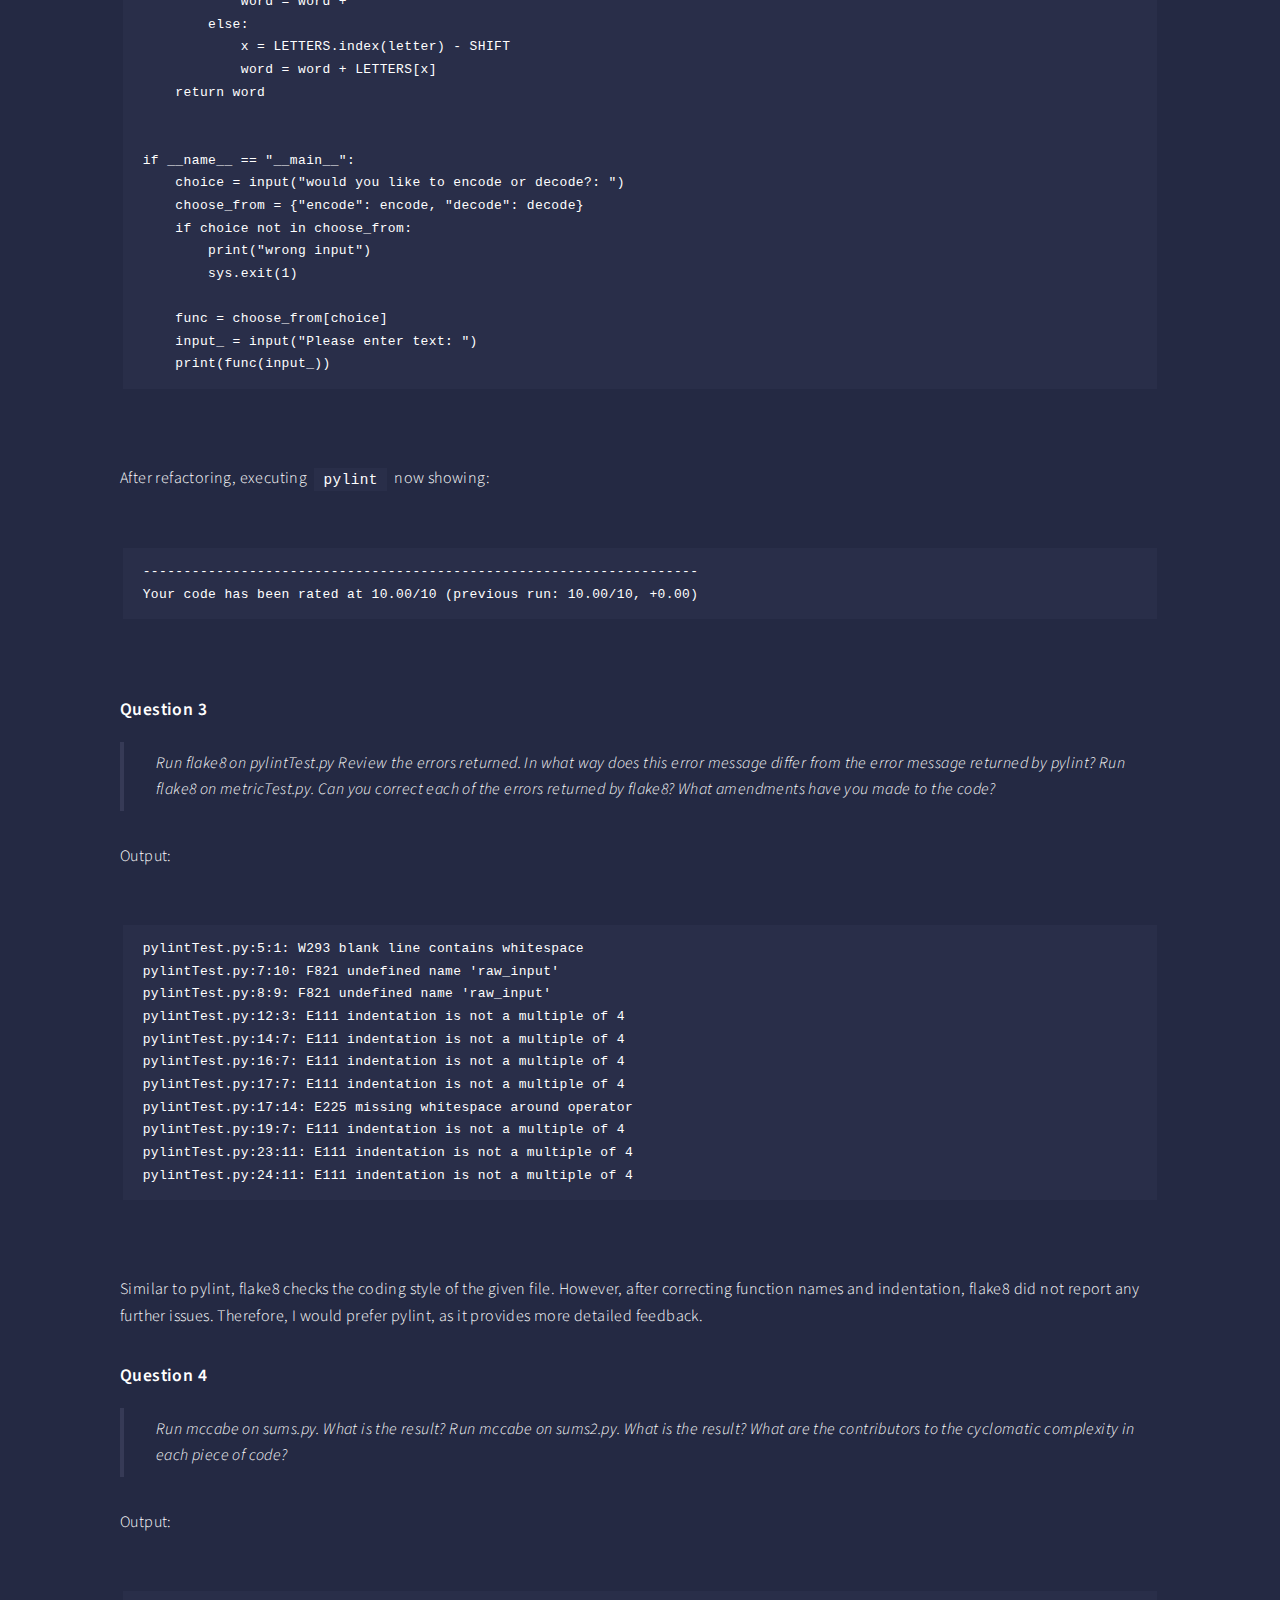
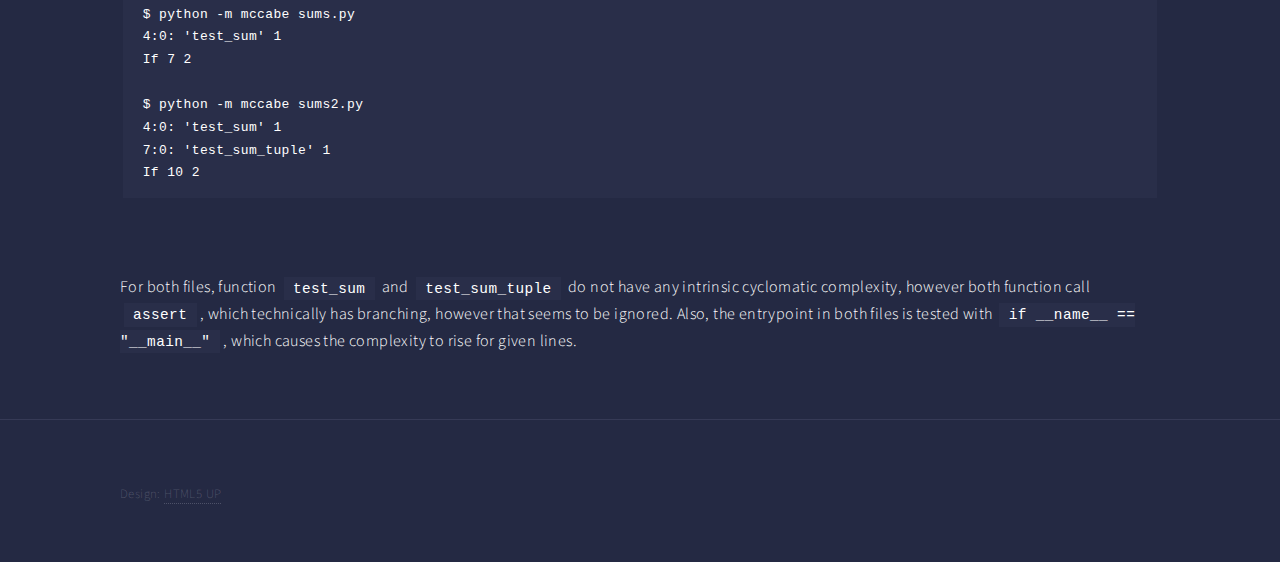
<file: unit6.html>
<!DOCTYPE html>
<!--
	Forty by HTML5 UP
	html5up.net | @ajlkn
	Free for personal and commercial use under the CCA 3.0 license (html5up.net/license)
-->
<html>
  <head>
    <title>Phil's e-Portfolio -- Linting</title>
    <meta charset="utf-8" />
    <meta
      name="viewport"
      content="width=device-width, initial-scale=1, user-scalable=no"
    />
    <link rel="stylesheet" href="assets/css/main.css" />
    <noscript
      ><link rel="stylesheet" href="assets/css/noscript.css"
    /></noscript>
    <style>
      #topic-banner {
        background-image: url(images/units/languages.jpg);
        background-repeat: no-repeat;
        background-size: cover;
        background-position: 0 -330px;
        opacity: 40%;
        height: 450px;

        mask: linear-gradient(black, black, transparent);
        filter: blur(10px);
      }

      #main > section > div > div:last-child {
        position: relative;
        margin-top: -450px;
        z-index: 2;
      }

      .inline-diagram-div > .pad {
        width: 25%;
        height: auto;
      }

      .inline-diagram img {
        max-width: 100%;
        height: auto;
        display: block;
        border-radius: 12px;
        /* filter: blur(0.5px); */
      }
    </style>
  </head>
  <body class="is-preload">
    <!-- Wrapper -->
    <div id="wrapper">
      <!-- Header -->
      <header id="header">
        <a href="index.html" class="logo"
          ><strong>e-Portfolio</strong> back to main
        </a>
      </header>

      <div id="topic-banner"></div>
      <!-- Main -->
      <div id="main" class="alt">
        <!-- One -->
        <section id="one">
          <div class="inner">
            <!-- <div id="topic-banner"></div> -->
            <div>
              <header class="major">
                <h1>Linting</h1>
              </header>
              <h3>Activities</h3>

              <h4>Question 1</h4>
              <blockquote>
                Run styleLint.py. What happens when the code is run? Can you
                modify this code for a more favourable outcome? What amendments
                have you made to the code?
              </blockquote>
              <pre>
                  <code>File "/Users/plpn/code/uoe/unit6/testing-with-python/styleLint.py", line 5
    """ Return factorial of n """
    ^^^^^^^^^^^^^^^^^^^^^^^^^^^^^
IndentationError: expected an indented block after function definition on line 4</code>
              </pre>
              <p>
                The error occurs because the Python source code is incorrectly
                indented. In Python, indentation is crucial as it defines the
                scope of code blocks. Correcting the indentation does resolve
                the error message:
              </p>
              <pre>
                <code>def factorial(n):
    """Return factorial of n"""
    if n == 0:
        return 1
    return n * factorial(n - 1)</code>
              </pre>

              <h4>Question 2</h4>

              <blockquote>
                Run pylint on pylintTest.py. Review each of the code errors
                returned. Can you correct each of the errors identified by
                pylint?
              </blockquote>

              <pre>
                <code>************* Module pylintTest2
pylintTest2.py:26:1: E0001: Parsing failed: 'Missing parentheses in call to 'print'. 
Did you mean print(...)? (pylintTest2, line 26)' (syntax-error)</code>
              </pre>

              <p>
                However, correcting the print-statement on line 26 just revealed
                more flaws:
              </p>

              <pre>
                <code>************* Module pylintTest2
pylintTest2.py:5:0: C0303: Trailing whitespace (trailing-whitespace)
pylintTest2.py:8:0: C0325: Unnecessary parens after '=' keyword (superfluous-parens)
pylintTest2.py:12:0: W0311: Bad indentation. Found 2 spaces, expected 4 (bad-indentation)
pylintTest2.py:13:0: W0311: Bad indentation. Found 4 spaces, expected 8 (bad-indentation)
pylintTest2.py:14:0: W0311: Bad indentation. Found 6 spaces, expected 12 (bad-indentation)
pylintTest2.py:15:0: W0311: Bad indentation. Found 4 spaces, expected 8 (bad-indentation)
pylintTest2.py:16:0: W0311: Bad indentation. Found 6 spaces, expected 12 (bad-indentation)
pylintTest2.py:17:0: W0311: Bad indentation. Found 6 spaces, expected 12 (bad-indentation)
pylintTest2.py:18:0: W0311: Bad indentation. Found 4 spaces, expected 8 (bad-indentation)
pylintTest2.py:19:0: W0311: Bad indentation. Found 6 spaces, expected 12 (bad-indentation)
pylintTest2.py:20:0: W0311: Bad indentation. Found 8 spaces, expected 16 (bad-indentation)
pylintTest2.py:21:0: W0311: Bad indentation. Found 12 spaces, expected 20 (bad-indentation)
pylintTest2.py:22:0: W0311: Bad indentation. Found 8 spaces, expected 16 (bad-indentation)
pylintTest2.py:23:0: W0311: Bad indentation. Found 10 spaces, expected 20 (bad-indentation)
pylintTest2.py:24:0: W0311: Bad indentation. Found 10 spaces, expected 20 (bad-indentation)
pylintTest2.py:1:0: C0114: Missing module docstring (missing-module-docstring)
pylintTest2.py:1:0: C0103: Module name "pylintTest2" doesn't conform to snake_case naming style (invalid-name)
pylintTest2.py:6:0: C0103: Constant name "shift" doesn't conform to UPPER_CASE naming style (invalid-name)
pylintTest2.py:7:9: E0602: Undefined variable 'raw_input' (undefined-variable)
pylintTest2.py:8:8: E0602: Undefined variable 'raw_input' (undefined-variable)
pylintTest2.py:9:0: C0103: Constant name "letters" doesn't conform to UPPER_CASE naming style (invalid-name)
pylintTest2.py:10:0: C0103: Constant name "encoded" doesn't conform to UPPER_CASE naming style (invalid-name)
pylintTest2.py:14:6: C0103: Constant name "encoded" doesn't conform to UPPER_CASE naming style (invalid-name)
pylintTest2.py:16:6: C0103: Constant name "x" doesn't conform to UPPER_CASE naming style (invalid-name)
pylintTest2.py:17:6: C0103: Constant name "encoded" doesn't conform to UPPER_CASE naming style (invalid-name)
pylintTest2.py:21:12: C0103: Constant name "encoded" doesn't conform to UPPER_CASE naming style (invalid-name)
pylintTest2.py:23:10: C0103: Constant name "x" doesn't conform to UPPER_CASE naming style (invalid-name)
pylintTest2.py:24:10: C0103: Constant name "encoded" doesn't conform to UPPER_CASE naming style (invalid-name)

-----------------------------------
Your code has been rated at 0.00/10</code>
              </pre>

              <p>Refactoring the code involved several improvements:</p>
              <ul>
                <li>
                  The encode and decode logic were separated into distinct
                  functions, which also solved the indentation issues.
                </li>
                <li>
                  The built-in function name was corrected to 'input()' for
                  proper usage.
                </li>
                <li>
                  Variables <code>shift</code> and <code>letters</code> were
                  renamed using uppercase to follow naming conventions for
                  constant values.
                </li>
                <li>
                  The main program logic, including input prompts and function
                  calls, was placed inside a conditional block to ensure it only
                  runs when the module is executed directly (tested with
                  <code>__name__ == "__main__"</code>).
                </li>
                <li>Added docstring for functions and module</li>
                <li>
                  Rename the file into PEP8 conform naming convention:
                  pylintTest.py -> pylint_test.py
                </li>
              </ul>

              <pre>
                <code>"""Module doc-string, which contains some information about this module.

This module contains functions for simple encoding and decoding of words,
and also can either be called directly, or used as package.
"""

import string
import sys

SHIFT = 3
LETTERS = string.ascii_letters + string.punctuation + string.digits


def encode(word: str) -> str:
    """Encodes the given word"""
    encoded = ""
    for letter in word:
        if letter == " ":
            encoded = encoded + " "
        else:
            x = LETTERS.index(letter) + SHIFT
            encoded = encoded + LETTERS[x]
    return encoded


def decode(encoded: str) -> str:
    """Decodes the given encoded word"""
    word = ""
    for letter in encoded:
        if letter == " ":
            word = word + " "
        else:
            x = LETTERS.index(letter) - SHIFT
            word = word + LETTERS[x]
    return word


if __name__ == "__main__":
    choice = input("would you like to encode or decode?: ")
    choose_from = {"encode": encode, "decode": decode}
    if choice not in choose_from:
        print("wrong input")
        sys.exit(1)

    func = choose_from[choice]
    input_ = input("Please enter text: ")
    print(func(input_)) </code>
              </pre>

              <p>
                After refactoring, executing <code>pylint</code> now showing:
              </p>
              <pre>
                <code>--------------------------------------------------------------------
Your code has been rated at 10.00/10 (previous run: 10.00/10, +0.00)</code>
              </pre>

              <h4>Question 3</h4>

              <blockquote>
                Run flake8 on pylintTest.py Review the errors returned. In what
                way does this error message differ from the error message
                returned by pylint? Run flake8 on metricTest.py. Can you correct
                each of the errors returned by flake8? What amendments have you
                made to the code?
              </blockquote>

              <p>Output:</p>
              <pre>
                <code>pylintTest.py:5:1: W293 blank line contains whitespace
pylintTest.py:7:10: F821 undefined name 'raw_input'
pylintTest.py:8:9: F821 undefined name 'raw_input'
pylintTest.py:12:3: E111 indentation is not a multiple of 4
pylintTest.py:14:7: E111 indentation is not a multiple of 4
pylintTest.py:16:7: E111 indentation is not a multiple of 4
pylintTest.py:17:7: E111 indentation is not a multiple of 4
pylintTest.py:17:14: E225 missing whitespace around operator
pylintTest.py:19:7: E111 indentation is not a multiple of 4
pylintTest.py:23:11: E111 indentation is not a multiple of 4
pylintTest.py:24:11: E111 indentation is not a multiple of 4</code>
              </pre>

              <p>
                Similar to pylint, flake8 checks the coding style of the given
                file. However, after correcting function names and indentation,
                flake8 did not report any further issues. Therefore, I would
                prefer pylint, as it provides more detailed feedback.
              </p>

              <h4>Question 4</h4>

              <blockquote>
                Run mccabe on sums.py. What is the result? Run mccabe on
                sums2.py. What is the result? What are the contributors to the
                cyclomatic complexity in each piece of code?
              </blockquote>

              <p>Output:</p>
              <pre>
                <code>$ python -m mccabe sums.py 
4:0: 'test_sum' 1
If 7 2

$ python -m mccabe sums2.py
4:0: 'test_sum' 1
7:0: 'test_sum_tuple' 1
If 10 2</code>
              </pre>

              <p>
                For both files, function <code>test_sum</code> and
                <code>test_sum_tuple</code> do not have any intrinsic cyclomatic
                complexity, however both function call <code>assert</code>,
                which technically has branching, however that seems to be
                ignored. Also, the entrypoint in both files is tested with
                <code>if __name__ == "__main__"</code>, which causes the
                complexity to rise for given lines.
              </p>
            </div>
          </div>
        </section>
      </div>

      <!-- Contact -->

      <!-- Footer -->
      <footer id="footer">
        <div class="inner">
          <ul class="copyright">
            <li>Design: <a href="https://html5up.net">HTML5 UP</a></li>
          </ul>
        </div>
      </footer>
    </div>

    <!-- Scripts -->
    <script src="assets/js/jquery.min.js"></script>
    <script src="assets/js/jquery.scrolly.min.js"></script>
    <script src="assets/js/jquery.scrollex.min.js"></script>
    <script src="assets/js/browser.min.js"></script>
    <script src="assets/js/breakpoints.min.js"></script>
    <script src="assets/js/util.js"></script>
    <script src="assets/js/main.js"></script>
  </body>
</html>
</file>
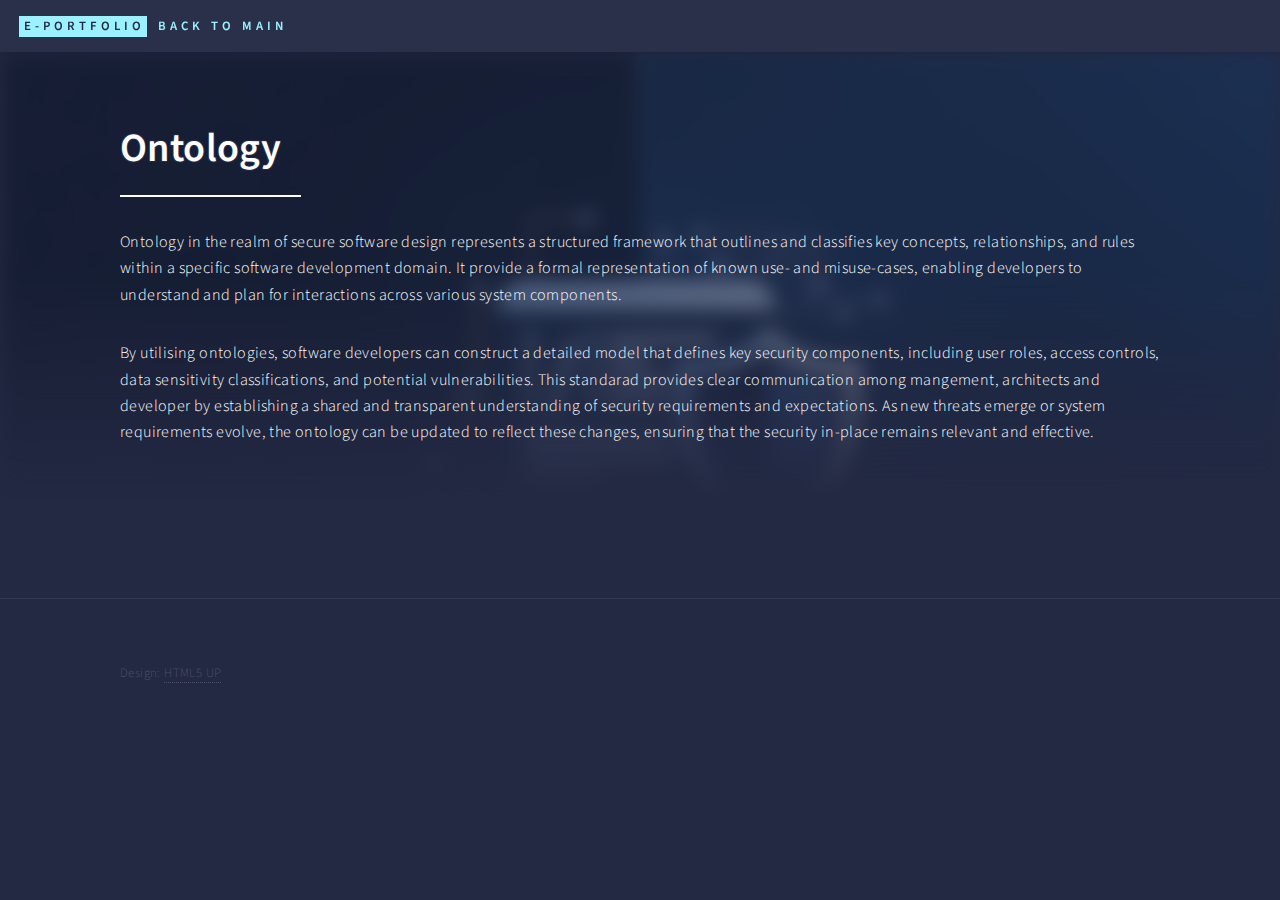
<file: unit7.html>
<!DOCTYPE html>
<!--
	Forty by HTML5 UP
	html5up.net | @ajlkn
	Free for personal and commercial use under the CCA 3.0 license (html5up.net/license)
-->
<html>
  <head>
    <title>Phil's e-Portfolio -- Ontology</title>
    <meta charset="utf-8" />
    <meta
      name="viewport"
      content="width=device-width, initial-scale=1, user-scalable=no"
    />
    <link rel="stylesheet" href="assets/css/main.css" />
    <noscript
      ><link rel="stylesheet" href="assets/css/noscript.css"
    /></noscript>
    <style>
      #topic-banner {
        background-image: url(images/units/cybersec.jpg);
        background-repeat: no-repeat;
        background-size: cover;
        background-position: 0 -300px;
        opacity: 40%;
        height: 450px;

        mask: linear-gradient(black, black, transparent);
        filter: blur(10px);
      }

      #main > section > div > div:last-child {
        position: relative;
        margin-top: -450px;
        z-index: 2;
      }

      .inline-diagram-div > .pad {
        width: 25%;
        height: auto;
      }

      .inline-diagram img {
        max-width: 100%;
        height: auto;
        display: block;
        border-radius: 12px;
        /* filter: blur(0.5px); */
      }
    </style>
  </head>
  <body class="is-preload">
    <!-- Wrapper -->
    <div id="wrapper">
      <!-- Header -->
      <header id="header">
        <a href="index.html" class="logo"
          ><strong>e-Portfolio</strong> back to main
        </a>
      </header>

      <div id="topic-banner"></div>
      <!-- Main -->
      <div id="main" class="alt">
        <!-- One -->
        <section id="one">
          <div class="inner">
            <!-- <div id="topic-banner"></div> -->
            <div>
              <header class="major">
                <h1>Ontology</h1>
              </header>

              <p>
                Ontology in the realm of secure software design represents a
                structured framework that outlines and classifies key concepts,
                relationships, and rules within a specific software development
                domain. It provide a formal representation of known use- and
                misuse-cases, enabling developers to understand and plan for
                interactions across various system components.
              </p>

              <p>
                By utilising ontologies, software developers can construct a
                detailed model that defines key security components, including
                user roles, access controls, data sensitivity classifications,
                and potential vulnerabilities. This standarad provides clear
                communication among mangement, architects and developer by
                establishing a shared and transparent understanding of security
                requirements and expectations. As new threats emerge or system
                requirements evolve, the ontology can be updated to reflect
                these changes, ensuring that the security in-place remains
                relevant and effective.
              </p>
            </div>
          </div>
        </section>
      </div>

      <!-- Contact -->

      <!-- Footer -->
      <footer id="footer">
        <div class="inner">
          <ul class="copyright">
            <li>Design: <a href="https://html5up.net">HTML5 UP</a></li>
          </ul>
        </div>
      </footer>
    </div>

    <!-- Scripts -->
    <script src="assets/js/jquery.min.js"></script>
    <script src="assets/js/jquery.scrolly.min.js"></script>
    <script src="assets/js/jquery.scrollex.min.js"></script>
    <script src="assets/js/browser.min.js"></script>
    <script src="assets/js/breakpoints.min.js"></script>
    <script src="assets/js/util.js"></script>
    <script src="assets/js/main.js"></script>
  </body>
</html>
</file>
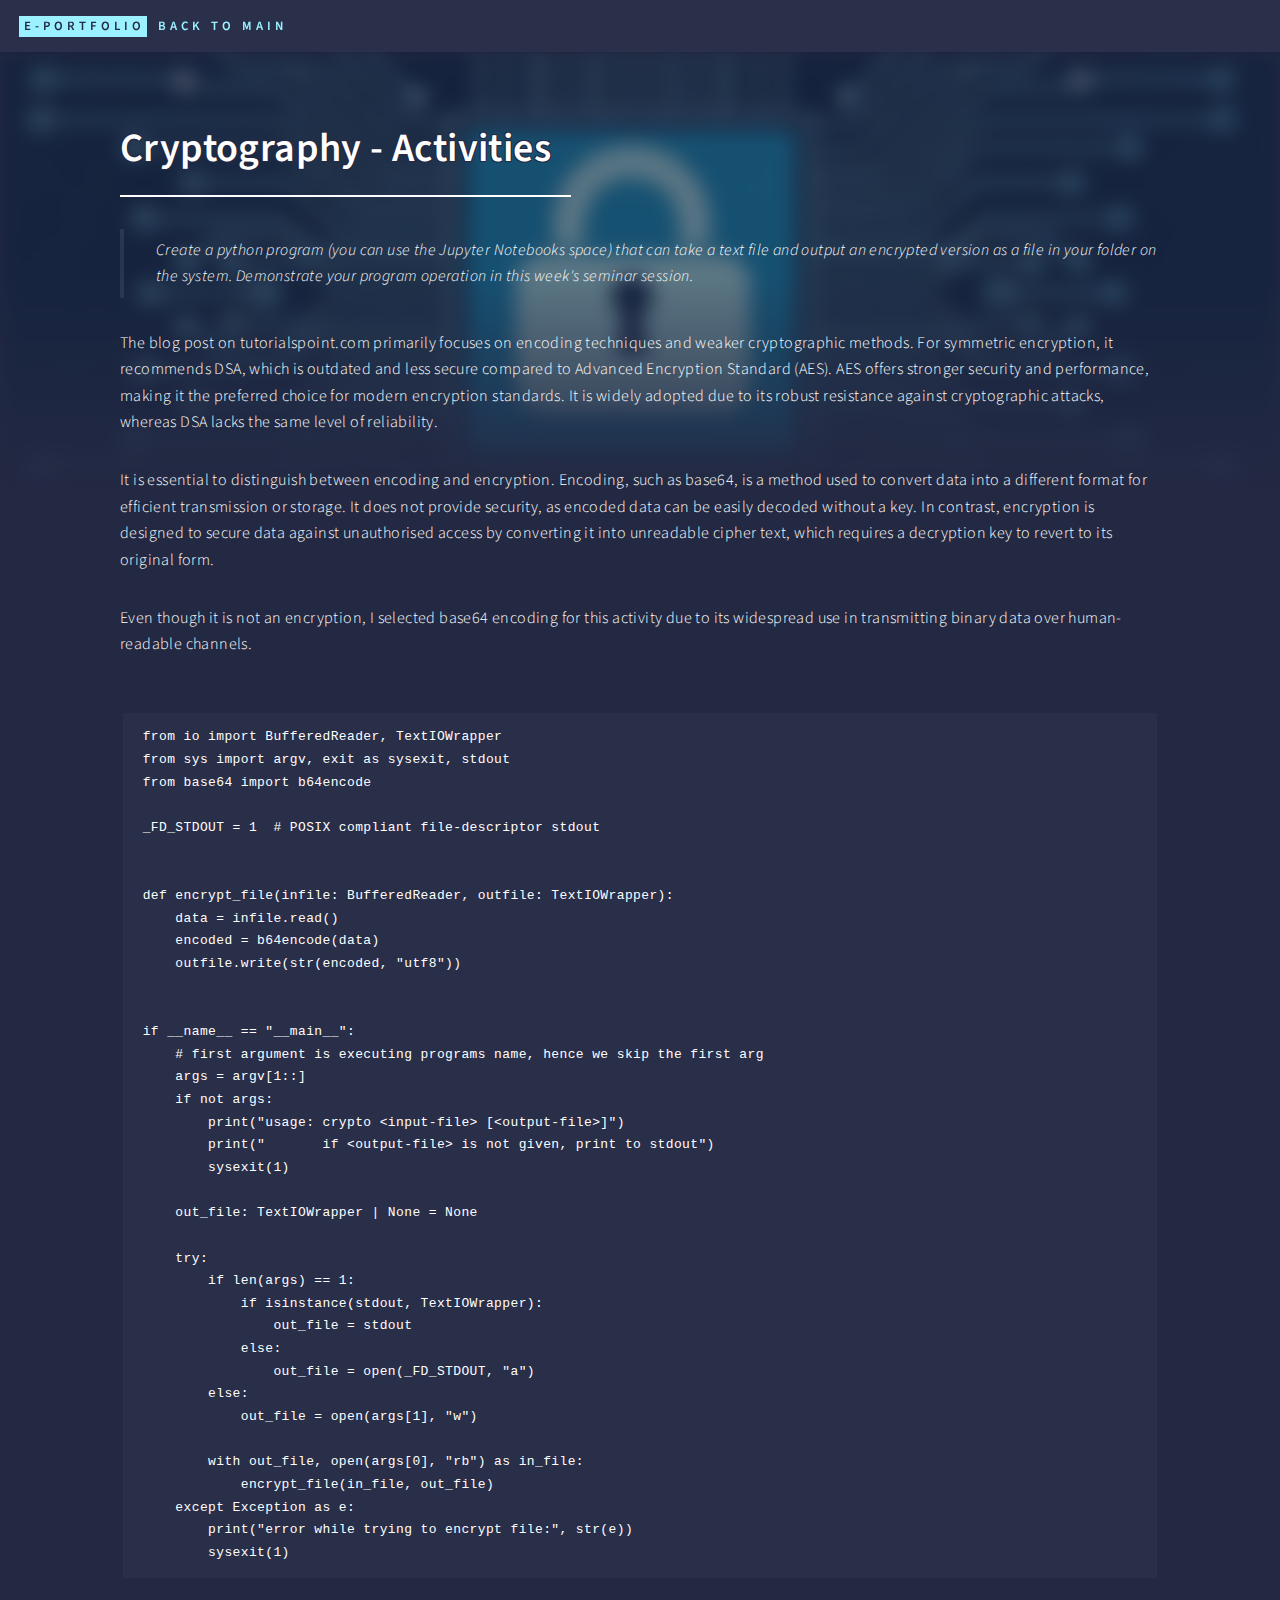
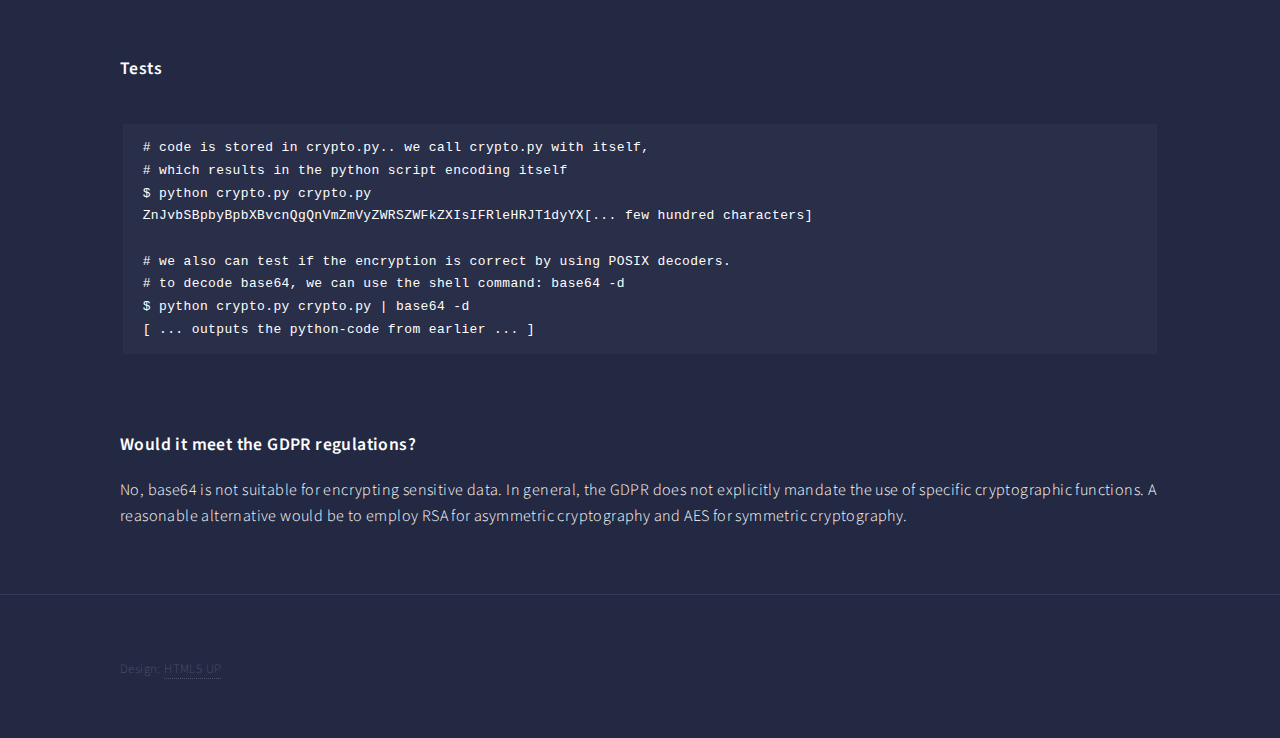
<file: unit8.html>
<!DOCTYPE html>
<!--
	Forty by HTML5 UP
	html5up.net | @ajlkn
	Free for personal and commercial use under the CCA 3.0 license (html5up.net/license)
-->
<html>
  <head>
    <title>Phil's e-Portfolio -- Cryptography</title>
    <meta charset="utf-8" />
    <meta
      name="viewport"
      content="width=device-width, initial-scale=1, user-scalable=no"
    />
    <link rel="stylesheet" href="assets/css/main.css" />
    <noscript
      ><link rel="stylesheet" href="assets/css/noscript.css"
    /></noscript>
    <style>
      #topic-banner {
        background-image: url(images/units/sec_computing.jpeg);
        background-repeat: no-repeat;
        background-size: cover;
        background-position: 0 -330px;
        opacity: 40%;
        height: 450px;

        mask: linear-gradient(black, black, transparent);
        filter: blur(10px);
      }

      #main > section > div > div:last-child {
        position: relative;
        margin-top: -450px;
        z-index: 2;
      }

      .inline-diagram-div > .pad {
        width: 25%;
        height: auto;
      }

      .inline-diagram img {
        max-width: 100%;
        height: auto;
        display: block;
        border-radius: 12px;
        /* filter: blur(0.5px); */
      }
    </style>
  </head>
  <body class="is-preload">
    <!-- Wrapper -->
    <div id="wrapper">
      <!-- Header -->
      <header id="header">
        <a href="index.html" class="logo"
          ><strong>e-Portfolio</strong> back to main
        </a>
      </header>

      <div id="topic-banner"></div>
      <!-- Main -->
      <div id="main" class="alt">
        <!-- One -->
        <section id="one">
          <div class="inner">
            <!-- <div id="topic-banner"></div> -->
            <div>
              <header class="major">
                <h1>Cryptography - Activities</h1>
              </header>

              <blockquote>
                Create a python program (you can use the Jupyter Notebooks
                space) that can take a text file and output an encrypted version
                as a file in your folder on the system. Demonstrate your program
                operation in this week's seminar session.
              </blockquote>

              <p>
                The blog post on tutorialspoint.com primarily focuses on
                encoding techniques and weaker cryptographic methods. For
                symmetric encryption, it recommends DSA, which is outdated and
                less secure compared to Advanced Encryption Standard (AES). AES
                offers stronger security and performance, making it the
                preferred choice for modern encryption standards. It is widely
                adopted due to its robust resistance against cryptographic
                attacks, whereas DSA lacks the same level of reliability.
              </p>

              <p>
                It is essential to distinguish between encoding and encryption.
                Encoding, such as base64, is a method used to convert data into
                a different format for efficient transmission or storage. It
                does not provide security, as encoded data can be easily decoded
                without a key. In contrast, encryption is designed to secure
                data against unauthorised access by converting it into
                unreadable cipher text, which requires a decryption key to
                revert to its original form.
              </p>

              <p>
                Even though it is not an encryption, I selected base64 encoding
                for this activity due to its widespread use in transmitting
                binary data over human-readable channels.
              </p>

              <pre>
                <code>from io import BufferedReader, TextIOWrapper
from sys import argv, exit as sysexit, stdout
from base64 import b64encode

_FD_STDOUT = 1  # POSIX compliant file-descriptor stdout


def encrypt_file(infile: BufferedReader, outfile: TextIOWrapper):
    data = infile.read()
    encoded = b64encode(data)
    outfile.write(str(encoded, "utf8"))


if __name__ == "__main__":
    # first argument is executing programs name, hence we skip the first arg
    args = argv[1::]
    if not args:
        print("usage: crypto &lt;input-file&gt; [&lt;output-file&gt;]")
        print("       if &lt;output-file&gt; is not given, print to stdout")
        sysexit(1)

    out_file: TextIOWrapper | None = None

    try:
        if len(args) == 1:
            if isinstance(stdout, TextIOWrapper):
                out_file = stdout
            else:
                out_file = open(_FD_STDOUT, "a")
        else:
            out_file = open(args[1], "w")

        with out_file, open(args[0], "rb") as in_file:
            encrypt_file(in_file, out_file)
    except Exception as e:
        print("error while trying to encrypt file:", str(e))
        sysexit(1)</code>
              </pre>

              <h4>Tests</h4>
              <pre>
                <code># code is stored in crypto.py.. we call crypto.py with itself,
# which results in the python script encoding itself
$ python crypto.py crypto.py
ZnJvbSBpbyBpbXBvcnQgQnVmZmVyZWRSZWFkZXIsIFRleHRJT1dyYX[... few hundred characters]

# we also can test if the encryption is correct by using POSIX decoders.
# to decode base64, we can use the shell command: base64 -d
$ python crypto.py crypto.py | base64 -d
[ ... outputs the python-code from earlier ... ]
</code>
              </pre>

              <h4>Would it meet the GDPR regulations?</h4>
              <p>
                No, base64 is not suitable for encrypting sensitive data. In
                general, the GDPR does not explicitly mandate the use of
                specific cryptographic functions. A reasonable alternative would
                be to employ RSA for asymmetric cryptography and AES for
                symmetric cryptography.
              </p>
            </div>
          </div>
        </section>
      </div>

      <!-- Contact -->

      <!-- Footer -->
      <footer id="footer">
        <div class="inner">
          <ul class="copyright">
            <li>Design: <a href="https://html5up.net">HTML5 UP</a></li>
          </ul>
        </div>
      </footer>
    </div>

    <!-- Scripts -->
    <script src="assets/js/jquery.min.js"></script>
    <script src="assets/js/jquery.scrolly.min.js"></script>
    <script src="assets/js/jquery.scrollex.min.js"></script>
    <script src="assets/js/browser.min.js"></script>
    <script src="assets/js/breakpoints.min.js"></script>
    <script src="assets/js/util.js"></script>
    <script src="assets/js/main.js"></script>
  </body>
</html>
</file>
<file: assets/css/noscript.css>
/*
	Forty by HTML5 UP
	html5up.net | @ajlkn
	Free for personal and commercial use under the CCA 3.0 license (html5up.net/license)
*/

/* Banner */

	body.is-preload #banner:after {
		opacity: 0.85;
	}

	body.is-preload #banner > .inner {
		-moz-filter: none;
		-webkit-filter: none;
		-ms-filter: none;
		filter: none;
		-moz-transform: none;
		-webkit-transform: none;
		-ms-transform: none;
		transform: none;
		opacity: 1;
	}
</file>
<file: assets/css/main.css>
@import url(fontawesome-all.min.css);
@import url("https://fonts.googleapis.com/css?family=Source+Sans+Pro:300,300italic,600,600italic");

/*
	Forty by HTML5 UP
	html5up.net | @ajlkn
	Free for personal and commercial use under the CCA 3.0 license (html5up.net/license)
*/

html, body, div, span, applet, object,
iframe, h1, h2, h3, h4, h5, h6, p, blockquote,
pre, a, abbr, acronym, address, big, cite,
code, del, dfn, em, img, ins, kbd, q, s, samp,
small, strike, strong, sub, sup, tt, var, b,
u, i, center, dl, dt, dd, ol, ul, li, fieldset,
form, label, legend, table, caption, tbody,
tfoot, thead, tr, th, td, article, aside,
canvas, details, embed, figure, figcaption,
footer, header, hgroup, menu, nav, output, ruby,
section, summary, time, mark, audio, video {
	margin: 0;
	padding: 0;
	border: 0;
	font-size: 100%;
	font: inherit;
	vertical-align: baseline;}

article, aside, details, figcaption, figure,
footer, header, hgroup, menu, nav, section {
	display: block;}

body {
	line-height: 1;
}

ol, ul {
	list-style: none;
}

blockquote, q {
	quotes: none;
}

	blockquote:before, blockquote:after, q:before, q:after {
		content: '';
		content: none;
	}

table {
	border-collapse: collapse;
	border-spacing: 0;
}

body {
	-webkit-text-size-adjust: none;
}

mark {
	background-color: transparent;
	color: inherit;
}

input::-moz-focus-inner {
	border: 0;
	padding: 0;
}

input, select, textarea {
	-moz-appearance: none;
	-webkit-appearance: none;
	-ms-appearance: none;
	appearance: none;
}

/* Basic */

	@-ms-viewport {
		width: device-width;
	}

	body {
		-ms-overflow-style: scrollbar;
	}

	@media screen and (max-width: 480px) {

		html, body {
			min-width: 320px;
		}

	}

	html {
		box-sizing: border-box;
	}

	*, *:before, *:after {
		box-sizing: inherit;
	}

	body {
		background: #242943;
	}

		body.is-preload *, body.is-preload *:before, body.is-preload *:after {
			-moz-animation: none !important;
			-webkit-animation: none !important;
			-ms-animation: none !important;
			animation: none !important;
			-moz-transition: none !important;
			-webkit-transition: none !important;
			-ms-transition: none !important;
			transition: none !important;
		}

/* Type */

	body, input, select, textarea {
		color: #ffffff;
		font-family: "Source Sans Pro", Helvetica, sans-serif;
		font-size: 17pt;
		font-weight: 300;
		letter-spacing: 0.025em;
		line-height: 1.65;
	}

		@media screen and (max-width: 1680px) {

			body, input, select, textarea {
				font-size: 14pt;
			}

		}

		@media screen and (max-width: 1280px) {

			body, input, select, textarea {
				font-size: 12pt;
			}

		}

		@media screen and (max-width: 360px) {

			body, input, select, textarea {
				font-size: 11pt;
			}

		}

	a {
		-moz-transition: color 0.2s ease-in-out, border-bottom-color 0.2s ease-in-out;
		-webkit-transition: color 0.2s ease-in-out, border-bottom-color 0.2s ease-in-out;
		-ms-transition: color 0.2s ease-in-out, border-bottom-color 0.2s ease-in-out;
		transition: color 0.2s ease-in-out, border-bottom-color 0.2s ease-in-out;
		border-bottom: dotted 1px;
		color: inherit;
		text-decoration: none;
	}

		a:hover {
			border-bottom-color: transparent;
			color: #9bf1ff !important;
		}

		a:active {
			color: #53e3fb !important;
		}

	strong, b {
		color: #ffffff;
		font-weight: 600;
	}

	em, i {
		font-style: italic;
	}

	p {
		margin: 0 0 2em 0;
	}

	h1, h2, h3, h4, h5, h6 {
		color: #ffffff;
		font-weight: 600;
		line-height: 1.65;
		margin: 0 0 1em 0;
	}

		h1 a, h2 a, h3 a, h4 a, h5 a, h6 a {
			color: inherit;
			border-bottom: 0;
		}

	h1 {
		font-size: 2.5em;
	}

	h2 {
		font-size: 1.75em;
	}

	h3 {
		font-size: 1.35em;
	}

	h4 {
		font-size: 1.1em;
	}

	h5 {
		font-size: 0.9em;
	}

	h6 {
		font-size: 0.7em;
	}

	@media screen and (max-width: 736px) {

		h1 {
			font-size: 2em;
		}

		h2 {
			font-size: 1.5em;
		}

		h3 {
			font-size: 1.25em;
		}

	}

	sub {
		font-size: 0.8em;
		position: relative;
		top: 0.5em;
	}

	sup {
		font-size: 0.8em;
		position: relative;
		top: -0.5em;
	}

	blockquote {
		border-left: solid 4px rgba(212, 212, 255, 0.1);
		font-style: italic;
		margin: 0 0 2em 0;
		padding: 0.5em 0 0.5em 2em;
	}

	code {
		background: rgba(212, 212, 255, 0.035);
		font-family: "Courier New", monospace;
		font-size: 0.9em;
		margin: 0 0.25em;
		padding: 0.25em 0.65em;
	}

	pre {
		-webkit-overflow-scrolling: touch;
		font-family: "Courier New", monospace;
		font-size: 0.9em;
		margin: 0 0 2em 0;
	}

		pre code {
			display: block;
			line-height: 1.75;
			padding: 1em 1.5em;
			overflow-x: auto;
		}

	hr {
		border: 0;
		border-bottom: solid 1px rgba(212, 212, 255, 0.1);
		margin: 2em 0;
	}

		hr.major {
			margin: 3em 0;
		}

	.align-left {
		text-align: left;
	}

	.align-center {
		text-align: center;
	}

	.align-right {
		text-align: right;
	}

/* Row */

	.row {
		display: flex;
		flex-wrap: wrap;
		box-sizing: border-box;
		align-items: stretch;
	}

		.row > * {
			box-sizing: border-box;
		}

		.row.gtr-uniform > * > :last-child {
			margin-bottom: 0;
		}

		.row.aln-left {
			justify-content: flex-start;
		}

		.row.aln-center {
			justify-content: center;
		}

		.row.aln-right {
			justify-content: flex-end;
		}

		.row.aln-top {
			align-items: flex-start;
		}

		.row.aln-middle {
			align-items: center;
		}

		.row.aln-bottom {
			align-items: flex-end;
		}

		.row > .imp {
			order: -1;
		}

		.row > .col-1 {
			width: 8.33333%;
		}

		.row > .off-1 {
			margin-left: 8.33333%;
		}

		.row > .col-2 {
			width: 16.66667%;
		}

		.row > .off-2 {
			margin-left: 16.66667%;
		}

		.row > .col-3 {
			width: 25%;
		}

		.row > .off-3 {
			margin-left: 25%;
		}

		.row > .col-4 {
			width: 33.33333%;
		}

		.row > .off-4 {
			margin-left: 33.33333%;
		}

		.row > .col-5 {
			width: 41.66667%;
		}

		.row > .off-5 {
			margin-left: 41.66667%;
		}

		.row > .col-6 {
			width: 50%;
		}

		.row > .off-6 {
			margin-left: 50%;
		}

		.row > .col-7 {
			width: 58.33333%;
		}

		.row > .off-7 {
			margin-left: 58.33333%;
		}

		.row > .col-8 {
			width: 66.66667%;
		}

		.row > .off-8 {
			margin-left: 66.66667%;
		}

		.row > .col-9 {
			width: 75%;
		}

		.row > .off-9 {
			margin-left: 75%;
		}

		.row > .col-10 {
			width: 83.33333%;
		}

		.row > .off-10 {
			margin-left: 83.33333%;
		}

		.row > .col-11 {
			width: 91.66667%;
		}

		.row > .off-11 {
			margin-left: 91.66667%;
		}

		.row > .col-12 {
			width: 100%;
		}

		.row > .off-12 {
			margin-left: 100%;
		}

		.row.gtr-0 {
			margin-top: 0;
			margin-left: 0em;
		}

			.row.gtr-0 > * {
				padding: 0 0 0 0em;
			}

			.row.gtr-0.gtr-uniform {
				margin-top: 0em;
			}

				.row.gtr-0.gtr-uniform > * {
					padding-top: 0em;
				}

		.row.gtr-25 {
			margin-top: 0;
			margin-left: -0.5em;
		}

			.row.gtr-25 > * {
				padding: 0 0 0 0.5em;
			}

			.row.gtr-25.gtr-uniform {
				margin-top: -0.5em;
			}

				.row.gtr-25.gtr-uniform > * {
					padding-top: 0.5em;
				}

		.row.gtr-50 {
			margin-top: 0;
			margin-left: -1em;
		}

			.row.gtr-50 > * {
				padding: 0 0 0 1em;
			}

			.row.gtr-50.gtr-uniform {
				margin-top: -1em;
			}

				.row.gtr-50.gtr-uniform > * {
					padding-top: 1em;
				}

		.row {
			margin-top: 0;
			margin-left: -2em;
		}

			.row > * {
				padding: 0 0 0 2em;
			}

			.row.gtr-uniform {
				margin-top: -2em;
			}

				.row.gtr-uniform > * {
					padding-top: 2em;
				}

		.row.gtr-150 {
			margin-top: 0;
			margin-left: -3em;
		}

			.row.gtr-150 > * {
				padding: 0 0 0 3em;
			}

			.row.gtr-150.gtr-uniform {
				margin-top: -3em;
			}

				.row.gtr-150.gtr-uniform > * {
					padding-top: 3em;
				}

		.row.gtr-200 {
			margin-top: 0;
			margin-left: -4em;
		}

			.row.gtr-200 > * {
				padding: 0 0 0 4em;
			}

			.row.gtr-200.gtr-uniform {
				margin-top: -4em;
			}

				.row.gtr-200.gtr-uniform > * {
					padding-top: 4em;
				}

		@media screen and (max-width: 1680px) {

			.row {
				display: flex;
				flex-wrap: wrap;
				box-sizing: border-box;
				align-items: stretch;
			}

				.row > * {
					box-sizing: border-box;
				}

				.row.gtr-uniform > * > :last-child {
					margin-bottom: 0;
				}

				.row.aln-left {
					justify-content: flex-start;
				}

				.row.aln-center {
					justify-content: center;
				}

				.row.aln-right {
					justify-content: flex-end;
				}

				.row.aln-top {
					align-items: flex-start;
				}

				.row.aln-middle {
					align-items: center;
				}

				.row.aln-bottom {
					align-items: flex-end;
				}

				.row > .imp-xlarge {
					order: -1;
				}

				.row > .col-1-xlarge {
					width: 8.33333%;
				}

				.row > .off-1-xlarge {
					margin-left: 8.33333%;
				}

				.row > .col-2-xlarge {
					width: 16.66667%;
				}

				.row > .off-2-xlarge {
					margin-left: 16.66667%;
				}

				.row > .col-3-xlarge {
					width: 25%;
				}

				.row > .off-3-xlarge {
					margin-left: 25%;
				}

				.row > .col-4-xlarge {
					width: 33.33333%;
				}

				.row > .off-4-xlarge {
					margin-left: 33.33333%;
				}

				.row > .col-5-xlarge {
					width: 41.66667%;
				}

				.row > .off-5-xlarge {
					margin-left: 41.66667%;
				}

				.row > .col-6-xlarge {
					width: 50%;
				}

				.row > .off-6-xlarge {
					margin-left: 50%;
				}

				.row > .col-7-xlarge {
					width: 58.33333%;
				}

				.row > .off-7-xlarge {
					margin-left: 58.33333%;
				}

				.row > .col-8-xlarge {
					width: 66.66667%;
				}

				.row > .off-8-xlarge {
					margin-left: 66.66667%;
				}

				.row > .col-9-xlarge {
					width: 75%;
				}

				.row > .off-9-xlarge {
					margin-left: 75%;
				}

				.row > .col-10-xlarge {
					width: 83.33333%;
				}

				.row > .off-10-xlarge {
					margin-left: 83.33333%;
				}

				.row > .col-11-xlarge {
					width: 91.66667%;
				}

				.row > .off-11-xlarge {
					margin-left: 91.66667%;
				}

				.row > .col-12-xlarge {
					width: 100%;
				}

				.row > .off-12-xlarge {
					margin-left: 100%;
				}

				.row.gtr-0 {
					margin-top: 0;
					margin-left: 0em;
				}

					.row.gtr-0 > * {
						padding: 0 0 0 0em;
					}

					.row.gtr-0.gtr-uniform {
						margin-top: 0em;
					}

						.row.gtr-0.gtr-uniform > * {
							padding-top: 0em;
						}

				.row.gtr-25 {
					margin-top: 0;
					margin-left: -0.5em;
				}

					.row.gtr-25 > * {
						padding: 0 0 0 0.5em;
					}

					.row.gtr-25.gtr-uniform {
						margin-top: -0.5em;
					}

						.row.gtr-25.gtr-uniform > * {
							padding-top: 0.5em;
						}

				.row.gtr-50 {
					margin-top: 0;
					margin-left: -1em;
				}

					.row.gtr-50 > * {
						padding: 0 0 0 1em;
					}

					.row.gtr-50.gtr-uniform {
						margin-top: -1em;
					}

						.row.gtr-50.gtr-uniform > * {
							padding-top: 1em;
						}

				.row {
					margin-top: 0;
					margin-left: -2em;
				}

					.row > * {
						padding: 0 0 0 2em;
					}

					.row.gtr-uniform {
						margin-top: -2em;
					}

						.row.gtr-uniform > * {
							padding-top: 2em;
						}

				.row.gtr-150 {
					margin-top: 0;
					margin-left: -3em;
				}

					.row.gtr-150 > * {
						padding: 0 0 0 3em;
					}

					.row.gtr-150.gtr-uniform {
						margin-top: -3em;
					}

						.row.gtr-150.gtr-uniform > * {
							padding-top: 3em;
						}

				.row.gtr-200 {
					margin-top: 0;
					margin-left: -4em;
				}

					.row.gtr-200 > * {
						padding: 0 0 0 4em;
					}

					.row.gtr-200.gtr-uniform {
						margin-top: -4em;
					}

						.row.gtr-200.gtr-uniform > * {
							padding-top: 4em;
						}

		}

		@media screen and (max-width: 1280px) {

			.row {
				display: flex;
				flex-wrap: wrap;
				box-sizing: border-box;
				align-items: stretch;
			}

				.row > * {
					box-sizing: border-box;
				}

				.row.gtr-uniform > * > :last-child {
					margin-bottom: 0;
				}

				.row.aln-left {
					justify-content: flex-start;
				}

				.row.aln-center {
					justify-content: center;
				}

				.row.aln-right {
					justify-content: flex-end;
				}

				.row.aln-top {
					align-items: flex-start;
				}

				.row.aln-middle {
					align-items: center;
				}

				.row.aln-bottom {
					align-items: flex-end;
				}

				.row > .imp-large {
					order: -1;
				}

				.row > .col-1-large {
					width: 8.33333%;
				}

				.row > .off-1-large {
					margin-left: 8.33333%;
				}

				.row > .col-2-large {
					width: 16.66667%;
				}

				.row > .off-2-large {
					margin-left: 16.66667%;
				}

				.row > .col-3-large {
					width: 25%;
				}

				.row > .off-3-large {
					margin-left: 25%;
				}

				.row > .col-4-large {
					width: 33.33333%;
				}

				.row > .off-4-large {
					margin-left: 33.33333%;
				}

				.row > .col-5-large {
					width: 41.66667%;
				}

				.row > .off-5-large {
					margin-left: 41.66667%;
				}

				.row > .col-6-large {
					width: 50%;
				}

				.row > .off-6-large {
					margin-left: 50%;
				}

				.row > .col-7-large {
					width: 58.33333%;
				}

				.row > .off-7-large {
					margin-left: 58.33333%;
				}

				.row > .col-8-large {
					width: 66.66667%;
				}

				.row > .off-8-large {
					margin-left: 66.66667%;
				}

				.row > .col-9-large {
					width: 75%;
				}

				.row > .off-9-large {
					margin-left: 75%;
				}

				.row > .col-10-large {
					width: 83.33333%;
				}

				.row > .off-10-large {
					margin-left: 83.33333%;
				}

				.row > .col-11-large {
					width: 91.66667%;
				}

				.row > .off-11-large {
					margin-left: 91.66667%;
				}

				.row > .col-12-large {
					width: 100%;
				}

				.row > .off-12-large {
					margin-left: 100%;
				}

				.row.gtr-0 {
					margin-top: 0;
					margin-left: 0em;
				}

					.row.gtr-0 > * {
						padding: 0 0 0 0em;
					}

					.row.gtr-0.gtr-uniform {
						margin-top: 0em;
					}

						.row.gtr-0.gtr-uniform > * {
							padding-top: 0em;
						}

				.row.gtr-25 {
					margin-top: 0;
					margin-left: -0.375em;
				}

					.row.gtr-25 > * {
						padding: 0 0 0 0.375em;
					}

					.row.gtr-25.gtr-uniform {
						margin-top: -0.375em;
					}

						.row.gtr-25.gtr-uniform > * {
							padding-top: 0.375em;
						}

				.row.gtr-50 {
					margin-top: 0;
					margin-left: -0.75em;
				}

					.row.gtr-50 > * {
						padding: 0 0 0 0.75em;
					}

					.row.gtr-50.gtr-uniform {
						margin-top: -0.75em;
					}

						.row.gtr-50.gtr-uniform > * {
							padding-top: 0.75em;
						}

				.row {
					margin-top: 0;
					margin-left: -1.5em;
				}

					.row > * {
						padding: 0 0 0 1.5em;
					}

					.row.gtr-uniform {
						margin-top: -1.5em;
					}

						.row.gtr-uniform > * {
							padding-top: 1.5em;
						}

				.row.gtr-150 {
					margin-top: 0;
					margin-left: -2.25em;
				}

					.row.gtr-150 > * {
						padding: 0 0 0 2.25em;
					}

					.row.gtr-150.gtr-uniform {
						margin-top: -2.25em;
					}

						.row.gtr-150.gtr-uniform > * {
							padding-top: 2.25em;
						}

				.row.gtr-200 {
					margin-top: 0;
					margin-left: -3em;
				}

					.row.gtr-200 > * {
						padding: 0 0 0 3em;
					}

					.row.gtr-200.gtr-uniform {
						margin-top: -3em;
					}

						.row.gtr-200.gtr-uniform > * {
							padding-top: 3em;
						}

		}

		@media screen and (max-width: 980px) {

			.row {
				display: flex;
				flex-wrap: wrap;
				box-sizing: border-box;
				align-items: stretch;
			}

				.row > * {
					box-sizing: border-box;
				}

				.row.gtr-uniform > * > :last-child {
					margin-bottom: 0;
				}

				.row.aln-left {
					justify-content: flex-start;
				}

				.row.aln-center {
					justify-content: center;
				}

				.row.aln-right {
					justify-content: flex-end;
				}

				.row.aln-top {
					align-items: flex-start;
				}

				.row.aln-middle {
					align-items: center;
				}

				.row.aln-bottom {
					align-items: flex-end;
				}

				.row > .imp-medium {
					order: -1;
				}

				.row > .col-1-medium {
					width: 8.33333%;
				}

				.row > .off-1-medium {
					margin-left: 8.33333%;
				}

				.row > .col-2-medium {
					width: 16.66667%;
				}

				.row > .off-2-medium {
					margin-left: 16.66667%;
				}

				.row > .col-3-medium {
					width: 25%;
				}

				.row > .off-3-medium {
					margin-left: 25%;
				}

				.row > .col-4-medium {
					width: 33.33333%;
				}

				.row > .off-4-medium {
					margin-left: 33.33333%;
				}

				.row > .col-5-medium {
					width: 41.66667%;
				}

				.row > .off-5-medium {
					margin-left: 41.66667%;
				}

				.row > .col-6-medium {
					width: 50%;
				}

				.row > .off-6-medium {
					margin-left: 50%;
				}

				.row > .col-7-medium {
					width: 58.33333%;
				}

				.row > .off-7-medium {
					margin-left: 58.33333%;
				}

				.row > .col-8-medium {
					width: 66.66667%;
				}

				.row > .off-8-medium {
					margin-left: 66.66667%;
				}

				.row > .col-9-medium {
					width: 75%;
				}

				.row > .off-9-medium {
					margin-left: 75%;
				}

				.row > .col-10-medium {
					width: 83.33333%;
				}

				.row > .off-10-medium {
					margin-left: 83.33333%;
				}

				.row > .col-11-medium {
					width: 91.66667%;
				}

				.row > .off-11-medium {
					margin-left: 91.66667%;
				}

				.row > .col-12-medium {
					width: 100%;
				}

				.row > .off-12-medium {
					margin-left: 100%;
				}

				.row.gtr-0 {
					margin-top: 0;
					margin-left: 0em;
				}

					.row.gtr-0 > * {
						padding: 0 0 0 0em;
					}

					.row.gtr-0.gtr-uniform {
						margin-top: 0em;
					}

						.row.gtr-0.gtr-uniform > * {
							padding-top: 0em;
						}

				.row.gtr-25 {
					margin-top: 0;
					margin-left: -0.375em;
				}

					.row.gtr-25 > * {
						padding: 0 0 0 0.375em;
					}

					.row.gtr-25.gtr-uniform {
						margin-top: -0.375em;
					}

						.row.gtr-25.gtr-uniform > * {
							padding-top: 0.375em;
						}

				.row.gtr-50 {
					margin-top: 0;
					margin-left: -0.75em;
				}

					.row.gtr-50 > * {
						padding: 0 0 0 0.75em;
					}

					.row.gtr-50.gtr-uniform {
						margin-top: -0.75em;
					}

						.row.gtr-50.gtr-uniform > * {
							padding-top: 0.75em;
						}

				.row {
					margin-top: 0;
					margin-left: -1.5em;
				}

					.row > * {
						padding: 0 0 0 1.5em;
					}

					.row.gtr-uniform {
						margin-top: -1.5em;
					}

						.row.gtr-uniform > * {
							padding-top: 1.5em;
						}

				.row.gtr-150 {
					margin-top: 0;
					margin-left: -2.25em;
				}

					.row.gtr-150 > * {
						padding: 0 0 0 2.25em;
					}

					.row.gtr-150.gtr-uniform {
						margin-top: -2.25em;
					}

						.row.gtr-150.gtr-uniform > * {
							padding-top: 2.25em;
						}

				.row.gtr-200 {
					margin-top: 0;
					margin-left: -3em;
				}

					.row.gtr-200 > * {
						padding: 0 0 0 3em;
					}

					.row.gtr-200.gtr-uniform {
						margin-top: -3em;
					}

						.row.gtr-200.gtr-uniform > * {
							padding-top: 3em;
						}

		}

		@media screen and (max-width: 736px) {

			.row {
				display: flex;
				flex-wrap: wrap;
				box-sizing: border-box;
				align-items: stretch;
			}

				.row > * {
					box-sizing: border-box;
				}

				.row.gtr-uniform > * > :last-child {
					margin-bottom: 0;
				}

				.row.aln-left {
					justify-content: flex-start;
				}

				.row.aln-center {
					justify-content: center;
				}

				.row.aln-right {
					justify-content: flex-end;
				}

				.row.aln-top {
					align-items: flex-start;
				}

				.row.aln-middle {
					align-items: center;
				}

				.row.aln-bottom {
					align-items: flex-end;
				}

				.row > .imp-small {
					order: -1;
				}

				.row > .col-1-small {
					width: 8.33333%;
				}

				.row > .off-1-small {
					margin-left: 8.33333%;
				}

				.row > .col-2-small {
					width: 16.66667%;
				}

				.row > .off-2-small {
					margin-left: 16.66667%;
				}

				.row > .col-3-small {
					width: 25%;
				}

				.row > .off-3-small {
					margin-left: 25%;
				}

				.row > .col-4-small {
					width: 33.33333%;
				}

				.row > .off-4-small {
					margin-left: 33.33333%;
				}

				.row > .col-5-small {
					width: 41.66667%;
				}

				.row > .off-5-small {
					margin-left: 41.66667%;
				}

				.row > .col-6-small {
					width: 50%;
				}

				.row > .off-6-small {
					margin-left: 50%;
				}

				.row > .col-7-small {
					width: 58.33333%;
				}

				.row > .off-7-small {
					margin-left: 58.33333%;
				}

				.row > .col-8-small {
					width: 66.66667%;
				}

				.row > .off-8-small {
					margin-left: 66.66667%;
				}

				.row > .col-9-small {
					width: 75%;
				}

				.row > .off-9-small {
					margin-left: 75%;
				}

				.row > .col-10-small {
					width: 83.33333%;
				}

				.row > .off-10-small {
					margin-left: 83.33333%;
				}

				.row > .col-11-small {
					width: 91.66667%;
				}

				.row > .off-11-small {
					margin-left: 91.66667%;
				}

				.row > .col-12-small {
					width: 100%;
				}

				.row > .off-12-small {
					margin-left: 100%;
				}

				.row.gtr-0 {
					margin-top: 0;
					margin-left: 0em;
				}

					.row.gtr-0 > * {
						padding: 0 0 0 0em;
					}

					.row.gtr-0.gtr-uniform {
						margin-top: 0em;
					}

						.row.gtr-0.gtr-uniform > * {
							padding-top: 0em;
						}

				.row.gtr-25 {
					margin-top: 0;
					margin-left: -0.3125em;
				}

					.row.gtr-25 > * {
						padding: 0 0 0 0.3125em;
					}

					.row.gtr-25.gtr-uniform {
						margin-top: -0.3125em;
					}

						.row.gtr-25.gtr-uniform > * {
							padding-top: 0.3125em;
						}

				.row.gtr-50 {
					margin-top: 0;
					margin-left: -0.625em;
				}

					.row.gtr-50 > * {
						padding: 0 0 0 0.625em;
					}

					.row.gtr-50.gtr-uniform {
						margin-top: -0.625em;
					}

						.row.gtr-50.gtr-uniform > * {
							padding-top: 0.625em;
						}

				.row {
					margin-top: 0;
					margin-left: -1.25em;
				}

					.row > * {
						padding: 0 0 0 1.25em;
					}

					.row.gtr-uniform {
						margin-top: -1.25em;
					}

						.row.gtr-uniform > * {
							padding-top: 1.25em;
						}

				.row.gtr-150 {
					margin-top: 0;
					margin-left: -1.875em;
				}

					.row.gtr-150 > * {
						padding: 0 0 0 1.875em;
					}

					.row.gtr-150.gtr-uniform {
						margin-top: -1.875em;
					}

						.row.gtr-150.gtr-uniform > * {
							padding-top: 1.875em;
						}

				.row.gtr-200 {
					margin-top: 0;
					margin-left: -2.5em;
				}

					.row.gtr-200 > * {
						padding: 0 0 0 2.5em;
					}

					.row.gtr-200.gtr-uniform {
						margin-top: -2.5em;
					}

						.row.gtr-200.gtr-uniform > * {
							padding-top: 2.5em;
						}

		}

		@media screen and (max-width: 480px) {

			.row {
				display: flex;
				flex-wrap: wrap;
				box-sizing: border-box;
				align-items: stretch;
			}

				.row > * {
					box-sizing: border-box;
				}

				.row.gtr-uniform > * > :last-child {
					margin-bottom: 0;
				}

				.row.aln-left {
					justify-content: flex-start;
				}

				.row.aln-center {
					justify-content: center;
				}

				.row.aln-right {
					justify-content: flex-end;
				}

				.row.aln-top {
					align-items: flex-start;
				}

				.row.aln-middle {
					align-items: center;
				}

				.row.aln-bottom {
					align-items: flex-end;
				}

				.row > .imp-xsmall {
					order: -1;
				}

				.row > .col-1-xsmall {
					width: 8.33333%;
				}

				.row > .off-1-xsmall {
					margin-left: 8.33333%;
				}

				.row > .col-2-xsmall {
					width: 16.66667%;
				}

				.row > .off-2-xsmall {
					margin-left: 16.66667%;
				}

				.row > .col-3-xsmall {
					width: 25%;
				}

				.row > .off-3-xsmall {
					margin-left: 25%;
				}

				.row > .col-4-xsmall {
					width: 33.33333%;
				}

				.row > .off-4-xsmall {
					margin-left: 33.33333%;
				}

				.row > .col-5-xsmall {
					width: 41.66667%;
				}

				.row > .off-5-xsmall {
					margin-left: 41.66667%;
				}

				.row > .col-6-xsmall {
					width: 50%;
				}

				.row > .off-6-xsmall {
					margin-left: 50%;
				}

				.row > .col-7-xsmall {
					width: 58.33333%;
				}

				.row > .off-7-xsmall {
					margin-left: 58.33333%;
				}

				.row > .col-8-xsmall {
					width: 66.66667%;
				}

				.row > .off-8-xsmall {
					margin-left: 66.66667%;
				}

				.row > .col-9-xsmall {
					width: 75%;
				}

				.row > .off-9-xsmall {
					margin-left: 75%;
				}

				.row > .col-10-xsmall {
					width: 83.33333%;
				}

				.row > .off-10-xsmall {
					margin-left: 83.33333%;
				}

				.row > .col-11-xsmall {
					width: 91.66667%;
				}

				.row > .off-11-xsmall {
					margin-left: 91.66667%;
				}

				.row > .col-12-xsmall {
					width: 100%;
				}

				.row > .off-12-xsmall {
					margin-left: 100%;
				}

				.row.gtr-0 {
					margin-top: 0;
					margin-left: 0em;
				}

					.row.gtr-0 > * {
						padding: 0 0 0 0em;
					}

					.row.gtr-0.gtr-uniform {
						margin-top: 0em;
					}

						.row.gtr-0.gtr-uniform > * {
							padding-top: 0em;
						}

				.row.gtr-25 {
					margin-top: 0;
					margin-left: -0.3125em;
				}

					.row.gtr-25 > * {
						padding: 0 0 0 0.3125em;
					}

					.row.gtr-25.gtr-uniform {
						margin-top: -0.3125em;
					}

						.row.gtr-25.gtr-uniform > * {
							padding-top: 0.3125em;
						}

				.row.gtr-50 {
					margin-top: 0;
					margin-left: -0.625em;
				}

					.row.gtr-50 > * {
						padding: 0 0 0 0.625em;
					}

					.row.gtr-50.gtr-uniform {
						margin-top: -0.625em;
					}

						.row.gtr-50.gtr-uniform > * {
							padding-top: 0.625em;
						}

				.row {
					margin-top: 0;
					margin-left: -1.25em;
				}

					.row > * {
						padding: 0 0 0 1.25em;
					}

					.row.gtr-uniform {
						margin-top: -1.25em;
					}

						.row.gtr-uniform > * {
							padding-top: 1.25em;
						}

				.row.gtr-150 {
					margin-top: 0;
					margin-left: -1.875em;
				}

					.row.gtr-150 > * {
						padding: 0 0 0 1.875em;
					}

					.row.gtr-150.gtr-uniform {
						margin-top: -1.875em;
					}

						.row.gtr-150.gtr-uniform > * {
							padding-top: 1.875em;
						}

				.row.gtr-200 {
					margin-top: 0;
					margin-left: -2.5em;
				}

					.row.gtr-200 > * {
						padding: 0 0 0 2.5em;
					}

					.row.gtr-200.gtr-uniform {
						margin-top: -2.5em;
					}

						.row.gtr-200.gtr-uniform > * {
							padding-top: 2.5em;
						}

		}

/* Section/Article */

	section.special, article.special {
		text-align: center;
	}

	header.major {
		width: -moz-max-content;
		width: -webkit-max-content;
		width: -ms-max-content;
		width: max-content;
		margin-bottom: 2em;
		text-shadow: -1px -1px 0 #242943, 1px -1px 0 #242943, -1px 1px 0 #242943, 1px 1px 0 #242943;
	}

		header.major > :first-child {
			margin-bottom: 0;
			width: calc(100% + 0.5em);
		}

			header.major > :first-child:after {
				content: '';
				background-color: #ffffff;
				display: block;
				height: 2px;
				margin: 0.325em 0 0.5em 0;
				width: 100%;
			}

		header.major > p {
			font-size: 0.7em;
			font-weight: 600;
			letter-spacing: 0.25em;
			margin-bottom: 0;
			text-transform: uppercase;
		}

		body.is-ie header.major > :first-child:after {
			max-width: 9em;
		}

		body.is-ie header.major > h1:after {
			max-width: 100% !important;
		}

	@media screen and (max-width: 736px) {

		header.major > p br {
			display: none;
		}

	}

/* Form */

	form {
		margin: 0 0 2em 0;
	}

		form > :last-child {
			margin-bottom: 0;
		}

		form > .fields {
			display: -moz-flex;
			display: -webkit-flex;
			display: -ms-flex;
			display: flex;
			-moz-flex-wrap: wrap;
			-webkit-flex-wrap: wrap;
			-ms-flex-wrap: wrap;
			flex-wrap: wrap;
			width: calc(100% + 3em);
			margin: -1.5em 0 2em -1.5em;
		}

			form > .fields > .field {
				-moz-flex-grow: 0;
				-webkit-flex-grow: 0;
				-ms-flex-grow: 0;
				flex-grow: 0;
				-moz-flex-shrink: 0;
				-webkit-flex-shrink: 0;
				-ms-flex-shrink: 0;
				flex-shrink: 0;
				padding: 1.5em 0 0 1.5em;
				width: calc(100% - 1.5em);
			}

				form > .fields > .field.half {
					width: calc(50% - 0.75em);
				}

				form > .fields > .field.third {
					width: calc(100%/3 - 0.5em);
				}

				form > .fields > .field.quarter {
					width: calc(25% - 0.375em);
				}

		@media screen and (max-width: 480px) {

			form > .fields {
				width: calc(100% + 3em);
				margin: -1.5em 0 2em -1.5em;
			}

				form > .fields > .field {
					padding: 1.5em 0 0 1.5em;
					width: calc(100% - 1.5em);
				}

					form > .fields > .field.half {
						width: calc(100% - 1.5em);
					}

					form > .fields > .field.third {
						width: calc(100% - 1.5em);
					}

					form > .fields > .field.quarter {
						width: calc(100% - 1.5em);
					}

		}

	label {
		color: #ffffff;
		display: block;
		font-size: 0.8em;
		font-weight: 600;
		letter-spacing: 0.25em;
		margin: 0 0 1em 0;
		text-transform: uppercase;
	}

	input[type="text"],
	input[type="password"],
	input[type="email"],
	input[type="tel"],
	input[type="search"],
	input[type="url"],
	select,
	textarea {
		-moz-appearance: none;
		-webkit-appearance: none;
		-ms-appearance: none;
		appearance: none;
		background: rgba(212, 212, 255, 0.035);
		border: none;
		border-radius: 0;
		color: inherit;
		display: block;
		outline: 0;
		padding: 0 1em;
		text-decoration: none;
		width: 100%;
	}

		input[type="text"]:invalid,
		input[type="password"]:invalid,
		input[type="email"]:invalid,
		input[type="tel"]:invalid,
		input[type="search"]:invalid,
		input[type="url"]:invalid,
		select:invalid,
		textarea:invalid {
			box-shadow: none;
		}

		input[type="text"]:focus,
		input[type="password"]:focus,
		input[type="email"]:focus,
		input[type="tel"]:focus,
		input[type="search"]:focus,
		input[type="url"]:focus,
		select:focus,
		textarea:focus {
			border-color: #9bf1ff;
			box-shadow: 0 0 0 2px #9bf1ff;
		}

	select {
		background-image: url("data:image/svg+xml;charset=utf8,%3Csvg xmlns='http://www.w3.org/2000/svg' width='40' height='40' preserveAspectRatio='none' viewBox='0 0 40 40'%3E%3Cpath d='M9.4,12.3l10.4,10.4l10.4-10.4c0.2-0.2,0.5-0.4,0.9-0.4c0.3,0,0.6,0.1,0.9,0.4l3.3,3.3c0.2,0.2,0.4,0.5,0.4,0.9 c0,0.4-0.1,0.6-0.4,0.9L20.7,31.9c-0.2,0.2-0.5,0.4-0.9,0.4c-0.3,0-0.6-0.1-0.9-0.4L4.3,17.3c-0.2-0.2-0.4-0.5-0.4-0.9 c0-0.4,0.1-0.6,0.4-0.9l3.3-3.3c0.2-0.2,0.5-0.4,0.9-0.4S9.1,12.1,9.4,12.3z' fill='rgba(212, 212, 255, 0.1)' /%3E%3C/svg%3E");
		background-size: 1.25rem;
		background-repeat: no-repeat;
		background-position: calc(100% - 1rem) center;
		height: 2.75em;
		padding-right: 2.75em;
		text-overflow: ellipsis;
	}

		select option {
			color: #ffffff;
			background: #242943;
		}

		select:focus::-ms-value {
			background-color: transparent;
		}

		select::-ms-expand {
			display: none;
		}

	input[type="text"],
	input[type="password"],
	input[type="email"],
	input[type="tel"],
	input[type="search"],
	input[type="url"],
	select {
		height: 2.75em;
	}

	textarea {
		padding: 0.75em 1em;
	}

	input[type="checkbox"],
	input[type="radio"] {
		-moz-appearance: none;
		-webkit-appearance: none;
		-ms-appearance: none;
		appearance: none;
		display: block;
		float: left;
		margin-right: -2em;
		opacity: 0;
		width: 1em;
		z-index: -1;
	}

		input[type="checkbox"] + label,
		input[type="radio"] + label {
			text-decoration: none;
			color: #ffffff;
			cursor: pointer;
			display: inline-block;
			font-weight: 300;
			padding-left: 2.65em;
			padding-right: 0.75em;
			position: relative;
		}

			input[type="checkbox"] + label:before,
			input[type="radio"] + label:before {
				-moz-osx-font-smoothing: grayscale;
				-webkit-font-smoothing: antialiased;
				display: inline-block;
				font-style: normal;
				font-variant: normal;
				text-rendering: auto;
				line-height: 1;
				text-transform: none !important;
				font-family: 'Font Awesome 5 Free';
				font-weight: 900;
			}

			input[type="checkbox"] + label:before,
			input[type="radio"] + label:before {
				background: rgba(212, 212, 255, 0.035);
				content: '';
				display: inline-block;
				font-size: 0.8em;
				height: 2.0625em;
				left: 0;
				letter-spacing: 0;
				line-height: 2.0625em;
				position: absolute;
				text-align: center;
				top: 0;
				width: 2.0625em;
			}

		input[type="checkbox"]:checked + label:before,
		input[type="radio"]:checked + label:before {
			background: #ffffff;
			border-color: #9bf1ff;
			content: '\f00c';
			color: #242943;
		}

		input[type="checkbox"]:focus + label:before,
		input[type="radio"]:focus + label:before {
			box-shadow: 0 0 0 2px #9bf1ff;
		}

	input[type="radio"] + label:before {
		border-radius: 100%;
	}

	::-webkit-input-placeholder {
		color: rgba(244, 244, 255, 0.2) !important;
		opacity: 1.0;
	}

	:-moz-placeholder {
		color: rgba(244, 244, 255, 0.2) !important;
		opacity: 1.0;
	}

	::-moz-placeholder {
		color: rgba(244, 244, 255, 0.2) !important;
		opacity: 1.0;
	}

	:-ms-input-placeholder {
		color: rgba(244, 244, 255, 0.2) !important;
		opacity: 1.0;
	}

/* Box */

	.box {
		border: solid 1px rgba(212, 212, 255, 0.1);
		margin-bottom: 2em;
		padding: 1.5em;
	}

		.box > :last-child,
		.box > :last-child > :last-child,
		.box > :last-child > :last-child > :last-child {
			margin-bottom: 0;
		}

		.box.alt {
			border: 0;
			border-radius: 0;
			padding: 0;
		}

/* Icon */

	.icon {
		text-decoration: none;
		border-bottom: none;
		position: relative;
	}

		.icon:before {
			-moz-osx-font-smoothing: grayscale;
			-webkit-font-smoothing: antialiased;
			display: inline-block;
			font-style: normal;
			font-variant: normal;
			text-rendering: auto;
			line-height: 1;
			text-transform: none !important;
			font-family: 'Font Awesome 5 Free';
			font-weight: 400;
		}

		.icon > .label {
			display: none;
		}

		.icon:before {
			line-height: inherit;
		}

		.icon.solid:before {
			font-weight: 900;
		}

		.icon.brands:before {
			font-family: 'Font Awesome 5 Brands';
		}

		.icon.alt:before {
			background-color: #ffffff;
			border-radius: 100%;
			color: #242943;
			display: inline-block;
			height: 2em;
			line-height: 2em;
			text-align: center;
			width: 2em;
		}

	a.icon.alt:before {
		-moz-transition: background-color 0.2s ease-in-out;
		-webkit-transition: background-color 0.2s ease-in-out;
		-ms-transition: background-color 0.2s ease-in-out;
		transition: background-color 0.2s ease-in-out;
	}

	a.icon.alt:hover:before {
		background-color: #6fc3df;
	}

	a.icon.alt:active:before {
		background-color: #37a6cb;
	}

/* Image */

	.image {
		border: 0;
		display: inline-block;
		position: relative;
	}

		.image img {
			display: block;
		}

		.image.left, .image.right {
			max-width: 30%;
		}

			.image.left img, .image.right img {
				width: 100%;
			}

		.image.left {
			float: left;
			margin: 0 1.5em 1.25em 0;
			top: 0.25em;
		}

		.image.right {
			float: right;
			margin: 0 0 1.25em 1.5em;
			top: 0.25em;
		}

		.image.fit {
			display: block;
			margin: 0 0 2em 0;
			width: 100%;
		}

			.image.fit img {
				width: 100%;
			}

		.image.main {
			display: block;
			margin: 2.5em 0;
			width: 100%;
		}

			.image.main img {
				width: 100%;
			}

			@media screen and (max-width: 736px) {

				.image.main {
					margin: 1.5em 0;
				}

			}

/* List */

	ol {
		list-style: decimal;
		margin: 0 0 2em 0;
		padding-left: 1.25em;
	}

		ol li {
			padding-left: 0.25em;
		}

	ul {
		list-style: disc;
		margin: 0 0 2em 0;
		padding-left: 1em;
	}

		ul li {
			padding-left: 0.5em;
		}

		ul.alt {
			list-style: none;
			padding-left: 0;
		}

			ul.alt li {
				border-top: solid 1px rgba(212, 212, 255, 0.1);
				padding: 0.5em 0;
			}

				ul.alt li:first-child {
					border-top: 0;
					padding-top: 0;
				}

	dl {
		margin: 0 0 2em 0;
	}

		dl dt {
			display: block;
			font-weight: 600;
			margin: 0 0 1em 0;
		}

		dl dd {
			margin-left: 2em;
		}

/* Actions */

	ul.actions {
		display: -moz-flex;
		display: -webkit-flex;
		display: -ms-flex;
		display: flex;
		cursor: default;
		list-style: none;
		margin-left: -1em;
		padding-left: 0;
	}

		ul.actions li {
			padding: 0 0 0 1em;
			vertical-align: middle;
		}

		ul.actions.special {
			-moz-justify-content: center;
			-webkit-justify-content: center;
			-ms-justify-content: center;
			justify-content: center;
			width: 100%;
			margin-left: 0;
		}

			ul.actions.special li:first-child {
				padding-left: 0;
			}

		ul.actions.stacked {
			-moz-flex-direction: column;
			-webkit-flex-direction: column;
			-ms-flex-direction: column;
			flex-direction: column;
			margin-left: 0;
		}

			ul.actions.stacked li {
				padding: 1.3em 0 0 0;
			}

				ul.actions.stacked li:first-child {
					padding-top: 0;
				}

		ul.actions.fit {
			width: calc(100% + 1em);
		}

			ul.actions.fit li {
				-moz-flex-grow: 1;
				-webkit-flex-grow: 1;
				-ms-flex-grow: 1;
				flex-grow: 1;
				-moz-flex-shrink: 1;
				-webkit-flex-shrink: 1;
				-ms-flex-shrink: 1;
				flex-shrink: 1;
				width: 100%;
			}

				ul.actions.fit li > * {
					width: 100%;
				}

			ul.actions.fit.stacked {
				width: 100%;
			}

/* Icons */

	ul.icons {
		cursor: default;
		list-style: none;
		padding-left: 0;
	}

		ul.icons li {
			display: inline-block;
			padding: 0 1em 0 0;
		}

			ul.icons li:last-child {
				padding-right: 0;
			}

		@media screen and (max-width: 736px) {

			ul.icons li {
				padding: 0 0.75em 0 0;
			}

		}

/* Pagination */

	ul.pagination {
		cursor: default;
		list-style: none;
		padding-left: 0;
	}

		ul.pagination li {
			display: inline-block;
			padding-left: 0;
			vertical-align: middle;
		}

			ul.pagination li > .page {
				-moz-transition: background-color 0.2s ease-in-out, color 0.2s ease-in-out;
				-webkit-transition: background-color 0.2s ease-in-out, color 0.2s ease-in-out;
				-ms-transition: background-color 0.2s ease-in-out, color 0.2s ease-in-out;
				transition: background-color 0.2s ease-in-out, color 0.2s ease-in-out;
				border-bottom: 0;
				display: inline-block;
				font-size: 0.8em;
				font-weight: 600;
				height: 1.5em;
				line-height: 1.5em;
				margin: 0 0.125em;
				min-width: 1.5em;
				padding: 0 0.5em;
				text-align: center;
			}

				ul.pagination li > .page.active {
					background-color: #ffffff;
					color: #242943;
				}

					ul.pagination li > .page.active:hover {
						background-color: #9bf1ff;
						color: #242943 !important;
					}

					ul.pagination li > .page.active:active {
						background-color: #53e3fb;
					}

			ul.pagination li:first-child {
				padding-right: 0.75em;
			}

			ul.pagination li:last-child {
				padding-left: 0.75em;
			}

		@media screen and (max-width: 480px) {

			ul.pagination li:nth-child(n+2):nth-last-child(n+2) {
				display: none;
			}

			ul.pagination li:first-child {
				padding-right: 0;
			}

		}

/* Table */

	.table-wrapper {
		-webkit-overflow-scrolling: touch;
		overflow-x: auto;
	}

	table {
		margin: 0 0 2em 0;
		width: 100%;
	}

		table tbody tr {
			border: solid 1px rgba(212, 212, 255, 0.1);
			border-left: 0;
			border-right: 0;
		}

			table tbody tr:nth-child(2n + 1) {
				background-color: rgba(212, 212, 255, 0.035);
			}

		table td {
			padding: 0.75em 0.75em;
		}

		table th {
			color: #ffffff;
			font-size: 0.9em;
			font-weight: 600;
			padding: 0 0.75em 0.75em 0.75em;
			text-align: left;
		}

		table thead {
			border-bottom: solid 2px rgba(212, 212, 255, 0.1);
		}

		table tfoot {
			border-top: solid 2px rgba(212, 212, 255, 0.1);
		}

		table.alt {
			border-collapse: separate;
		}

			table.alt tbody tr td {
				border: solid 1px rgba(212, 212, 255, 0.1);
				border-left-width: 0;
				border-top-width: 0;
			}

				table.alt tbody tr td:first-child {
					border-left-width: 1px;
				}

			table.alt tbody tr:first-child td {
				border-top-width: 1px;
			}

			table.alt thead {
				border-bottom: 0;
			}

			table.alt tfoot {
				border-top: 0;
			}

/* Button */

	input[type="submit"],
	input[type="reset"],
	input[type="button"],
	button,
	.button {
		-moz-appearance: none;
		-webkit-appearance: none;
		-ms-appearance: none;
		appearance: none;
		-moz-transition: background-color 0.2s ease-in-out, box-shadow 0.2s ease-in-out, color 0.2s ease-in-out;
		-webkit-transition: background-color 0.2s ease-in-out, box-shadow 0.2s ease-in-out, color 0.2s ease-in-out;
		-ms-transition: background-color 0.2s ease-in-out, box-shadow 0.2s ease-in-out, color 0.2s ease-in-out;
		transition: background-color 0.2s ease-in-out, box-shadow 0.2s ease-in-out, color 0.2s ease-in-out;
		background-color: transparent;
		border: 0;
		border-radius: 0;
		box-shadow: inset 0 0 0 2px #ffffff;
		color: #ffffff;
		cursor: pointer;
		display: inline-block;
		font-size: 0.8em;
		font-weight: 600;
		height: 3.5em;
		letter-spacing: 0.25em;
		line-height: 3.5em;
		padding: 0 1.75em;
		text-align: center;
		text-decoration: none;
		text-transform: uppercase;
		white-space: nowrap;
	}

		input[type="submit"]:hover, input[type="submit"]:active,
		input[type="reset"]:hover,
		input[type="reset"]:active,
		input[type="button"]:hover,
		input[type="button"]:active,
		button:hover,
		button:active,
		.button:hover,
		.button:active {
			box-shadow: inset 0 0 0 2px #9bf1ff;
			color: #9bf1ff;
		}

		input[type="submit"]:active,
		input[type="reset"]:active,
		input[type="button"]:active,
		button:active,
		.button:active {
			background-color: rgba(155, 241, 255, 0.1);
			box-shadow: inset 0 0 0 2px #53e3fb;
			color: #53e3fb;
		}

		input[type="submit"].icon:before,
		input[type="reset"].icon:before,
		input[type="button"].icon:before,
		button.icon:before,
		.button.icon:before {
			margin-right: 0.5em;
		}

		input[type="submit"].fit,
		input[type="reset"].fit,
		input[type="button"].fit,
		button.fit,
		.button.fit {
			width: 100%;
		}

		input[type="submit"].small,
		input[type="reset"].small,
		input[type="button"].small,
		button.small,
		.button.small {
			font-size: 0.6em;
		}

		input[type="submit"].large,
		input[type="reset"].large,
		input[type="button"].large,
		button.large,
		.button.large {
			font-size: 1.25em;
			height: 3em;
			line-height: 3em;
		}

		input[type="submit"].next,
		input[type="reset"].next,
		input[type="button"].next,
		button.next,
		.button.next {
			padding-right: 4.5em;
			position: relative;
		}

			input[type="submit"].next:before, input[type="submit"].next:after,
			input[type="reset"].next:before,
			input[type="reset"].next:after,
			input[type="button"].next:before,
			input[type="button"].next:after,
			button.next:before,
			button.next:after,
			.button.next:before,
			.button.next:after {
				-moz-transition: opacity 0.2s ease-in-out;
				-webkit-transition: opacity 0.2s ease-in-out;
				-ms-transition: opacity 0.2s ease-in-out;
				transition: opacity 0.2s ease-in-out;
				background-position: center right;
				background-repeat: no-repeat;
				background-size: 36px 24px;
				content: '';
				display: block;
				height: 100%;
				position: absolute;
				right: 1.5em;
				top: 0;
				vertical-align: middle;
				width: 36px;
			}

			input[type="submit"].next:before,
			input[type="reset"].next:before,
			input[type="button"].next:before,
			button.next:before,
			.button.next:before {
				background-image: url("data:image/svg+xml;charset=utf8,%3Csvg xmlns='http://www.w3.org/2000/svg' xmlns:xlink='http://www.w3.org/1999/xlink' width='36px' height='24px' viewBox='0 0 36 24' zoomAndPan='disable'%3E%3Cstyle%3Eline %7B stroke: %23ffffff%3B stroke-width: 2px%3B %7D%3C/style%3E%3Cline x1='0' y1='12' x2='34' y2='12' /%3E%3Cline x1='25' y1='4' x2='34' y2='12.5' /%3E%3Cline x1='25' y1='20' x2='34' y2='11.5' /%3E%3C/svg%3E");
			}

			input[type="submit"].next:after,
			input[type="reset"].next:after,
			input[type="button"].next:after,
			button.next:after,
			.button.next:after {
				background-image: url("data:image/svg+xml;charset=utf8,%3Csvg xmlns='http://www.w3.org/2000/svg' xmlns:xlink='http://www.w3.org/1999/xlink' width='36px' height='24px' viewBox='0 0 36 24' zoomAndPan='disable'%3E%3Cstyle%3Eline %7B stroke: %239bf1ff%3B stroke-width: 2px%3B %7D%3C/style%3E%3Cline x1='0' y1='12' x2='34' y2='12' /%3E%3Cline x1='25' y1='4' x2='34' y2='12.5' /%3E%3Cline x1='25' y1='20' x2='34' y2='11.5' /%3E%3C/svg%3E");
				opacity: 0;
				z-index: 1;
			}

			input[type="submit"].next:hover:after, input[type="submit"].next:active:after,
			input[type="reset"].next:hover:after,
			input[type="reset"].next:active:after,
			input[type="button"].next:hover:after,
			input[type="button"].next:active:after,
			button.next:hover:after,
			button.next:active:after,
			.button.next:hover:after,
			.button.next:active:after {
				opacity: 1;
			}

			@media screen and (max-width: 1280px) {

				input[type="submit"].next,
				input[type="reset"].next,
				input[type="button"].next,
				button.next,
				.button.next {
					padding-right: 5em;
				}

			}

		input[type="submit"].primary,
		input[type="reset"].primary,
		input[type="button"].primary,
		button.primary,
		.button.primary {
			background-color: #ffffff;
			box-shadow: none;
			color: #242943;
		}

			input[type="submit"].primary:hover, input[type="submit"].primary:active,
			input[type="reset"].primary:hover,
			input[type="reset"].primary:active,
			input[type="button"].primary:hover,
			input[type="button"].primary:active,
			button.primary:hover,
			button.primary:active,
			.button.primary:hover,
			.button.primary:active {
				background-color: #9bf1ff;
				color: #242943 !important;
			}

			input[type="submit"].primary:active,
			input[type="reset"].primary:active,
			input[type="button"].primary:active,
			button.primary:active,
			.button.primary:active {
				background-color: #53e3fb;
			}

		input[type="submit"].disabled, input[type="submit"]:disabled,
		input[type="reset"].disabled,
		input[type="reset"]:disabled,
		input[type="button"].disabled,
		input[type="button"]:disabled,
		button.disabled,
		button:disabled,
		.button.disabled,
		.button:disabled {
			pointer-events: none;
			cursor: default;
			opacity: 0.25;
		}

/* Tiles */

	.tiles {
		display: -moz-flex;
		display: -webkit-flex;
		display: -ms-flex;
		display: flex;
		-moz-flex-wrap: wrap;
		-webkit-flex-wrap: wrap;
		-ms-flex-wrap: wrap;
		flex-wrap: wrap;
		border-top: 0 !important;
	}

		.tiles + * {
			border-top: 0 !important;
		}

		.tiles article {
			-moz-align-items: center;
			-webkit-align-items: center;
			-ms-align-items: center;
			align-items: center;
			display: -moz-flex;
			display: -webkit-flex;
			display: -ms-flex;
			display: flex;
			-moz-transition: -moz-transform 0.25s ease, opacity 0.25s ease, -moz-filter 1s ease, -webkit-filter 1s ease;
			-webkit-transition: -webkit-transform 0.25s ease, opacity 0.25s ease, -webkit-filter 1s ease, -webkit-filter 1s ease;
			-ms-transition: -ms-transform 0.25s ease, opacity 0.25s ease, -ms-filter 1s ease, -webkit-filter 1s ease;
			transition: transform 0.25s ease, opacity 0.25s ease, filter 1s ease, -webkit-filter 1s ease;
			padding: 4em 4em 2em 4em ;
			background-position: center;
			background-repeat: no-repeat;
			background-size: cover;
			cursor: default;
			height: 40vh;
			max-height: 40em;
			min-height: 23em;
			overflow: hidden;
			position: relative;
			width: 40%;
		}

			.tiles article .image {
				display: none;
			}

			.tiles article header {
				position: relative;
				z-index: 3;
			}

			.tiles article h3 {
				font-size: 1.75em;
			}

				.tiles article h3 a:hover {
					color: inherit !important;
				}

			.tiles article .link.primary {
				border: 0;
				height: 100%;
				left: 0;
				position: absolute;
				top: 0;
				width: 100%;
				z-index: 4;
			}

			.tiles article:before {
				-moz-transition: opacity 0.5s ease;
				-webkit-transition: opacity 0.5s ease;
				-ms-transition: opacity 0.5s ease;
				transition: opacity 0.5s ease;
				bottom: 0;
				content: '';
				display: block;
				height: 100%;
				left: 0;
				opacity: 0.85;
				position: absolute;
				width: 100%;
				z-index: 2;
			}

			.tiles article:after {
				background-color: rgba(36, 41, 67, 0.25);
				content: '';
				display: block;
				height: 100%;
				left: 0;
				position: absolute;
				top: 0;
				width: 100%;
				z-index: 1;
			}

			.tiles article:hover:before {
				opacity: 0;
			}

			.tiles article.is-transitioning {
				-moz-transform: scale(0.95);
				-webkit-transform: scale(0.95);
				-ms-transform: scale(0.95);
				transform: scale(0.95);
				-moz-filter: blur(0.5em);
				-webkit-filter: blur(0.5em);
				-ms-filter: blur(0.5em);
				filter: blur(0.5em);
				opacity: 0;
			}

			.tiles article:nth-child(4n - 1), .tiles article:nth-child(4n - 2) {
				width: 60%;
			}

			.tiles article:nth-child(6n - 5):before {
				background-color: #6fc3df;
			}

			.tiles article:nth-child(6n - 4):before {
				background-color: #8d82c4;
			}

			.tiles article:nth-child(6n - 3):before {
				background-color: #ec8d81;
			}

			.tiles article:nth-child(6n - 2):before {
				background-color: #e7b788;
			}

			.tiles article:nth-child(6n - 1):before {
				background-color: #8ea9e8;
			}

			.tiles article:nth-child(6n):before {
				background-color: #87c5a4;
			}

		@media screen and (max-width: 1280px) {

			.tiles article {
				padding: 4em 3em 2em 3em ;
				height: 30vh;
				max-height: 30em;
				min-height: 20em;
			}

		}

		@media screen and (max-width: 980px) {

			.tiles article {
				width: 50% !important;
			}

		}

		@media screen and (max-width: 736px) {

			.tiles article {
				padding: 3em 1.5em 1em 1.5em ;
				height: 16em;
				max-height: none;
				min-height: 0;
			}

				.tiles article h3 {
					font-size: 1.5em;
				}

		}

		@media screen and (max-width: 480px) {

			.tiles {
				display: block;
			}

				.tiles article {
					height: 20em;
					width: 100% !important;
				}

		}

/* Contact Method */

	.contact-method {
		margin: 0 0 2em 0;
		padding-left: 3.25em;
		position: relative;
	}

		.contact-method .icon {
			left: 0;
			position: absolute;
			top: 0;
		}

		.contact-method .icon * {
			margin-left: 20px;
		}

/* Spotlights */

	.spotlights {
		border-top: 0 !important;
	}

		.spotlights + * {
			border-top: 0 !important;
		}

		.spotlights > section {
			display: -moz-flex;
			display: -webkit-flex;
			display: -ms-flex;
			display: flex;
			-moz-flex-direction: row;
			-webkit-flex-direction: row;
			-ms-flex-direction: row;
			flex-direction: row;
			background-color: #2e3450;
		}

			.spotlights > section > .image {
				background-position: center center;
				background-size: cover;
				border-radius: 0;
				display: block;
				position: relative;
				width: 30%;
			}

				.spotlights > section > .image img {
					border-radius: 0;
					display: block;
					width: 100%;
				}

				.spotlights > section > .image:before {
					background: rgba(36, 41, 67, 0.9);
					content: '';
					display: block;
					height: 100%;
					left: 0;
					opacity: 0;
					position: absolute;
					top: 0;
					width: 100%;
				}

			.spotlights > section > .content {
				display: -moz-flex;
				display: -webkit-flex;
				display: -ms-flex;
				display: flex;
				-moz-flex-direction: column;
				-webkit-flex-direction: column;
				-ms-flex-direction: column;
				flex-direction: column;
				-moz-justify-content: center;
				-webkit-justify-content: center;
				-ms-justify-content: center;
				justify-content: center;
				-moz-align-items: center;
				-webkit-align-items: center;
				-ms-align-items: center;
				align-items: center;
				padding: 2em 3em 0.1em 3em ;
				width: 70%;
			}

				.spotlights > section > .content > .inner {
					margin: 0 auto;
					max-width: 100%;
					width: 65em;
				}

			.spotlights > section:nth-child(2n) {
				-moz-flex-direction: row-reverse;
				-webkit-flex-direction: row-reverse;
				-ms-flex-direction: row-reverse;
				flex-direction: row-reverse;
				background-color: #333856;
			}

				.spotlights > section:nth-child(2n) > .content {
					-moz-align-items: -moz-flex-end;
					-webkit-align-items: -webkit-flex-end;
					-ms-align-items: -ms-flex-end;
					align-items: flex-end;
				}

		@media screen and (max-width: 1680px) {

			.spotlights > section > .image {
				width: 40%;
			}

			.spotlights > section > .content {
				width: 60%;
			}

		}

		@media screen and (max-width: 1280px) {

			.spotlights > section > .image {
				width: 45%;
			}

			.spotlights > section > .content {
				width: 55%;
			}

		}

		@media screen and (max-width: 980px) {

			.spotlights > section {
				display: block;
			}

				.spotlights > section > .image {
					width: 100%;
				}

				.spotlights > section > .content {
					padding: 4em 3em 2em 3em ;
					width: 100%;
				}

		}

		@media screen and (max-width: 736px) {

			.spotlights > section > .content {
				padding: 3em 1.5em 1em 1.5em ;
			}

		}

/* Header */

	@-moz-keyframes reveal-header {
		0% {
			top: -4em;
			opacity: 0;
		}

		100% {
			top: 0;
			opacity: 1;
		}
	}

	@-webkit-keyframes reveal-header {
		0% {
			top: -4em;
			opacity: 0;
		}

		100% {
			top: 0;
			opacity: 1;
		}
	}

	@-ms-keyframes reveal-header {
		0% {
			top: -4em;
			opacity: 0;
		}

		100% {
			top: 0;
			opacity: 1;
		}
	}

	@keyframes reveal-header {
		0% {
			top: -4em;
			opacity: 0;
		}

		100% {
			top: 0;
			opacity: 1;
		}
	}

	#header {
		display: -moz-flex;
		display: -webkit-flex;
		display: -ms-flex;
		display: flex;
		background-color: #2a2f4a;
		box-shadow: 0 0 0.25em 0 rgba(0, 0, 0, 0.15);
		cursor: default;
		font-weight: 600;
		height: 3.25em;
		left: 0;
		letter-spacing: 0.25em;
		line-height: 3.25em;
		margin: 0;
		position: fixed;
		text-transform: uppercase;
		top: 0;
		width: 100%;
		z-index: 10000;
	}

		#header .logo {
			border: 0;
			display: inline-block;
			font-size: 0.8em;
			height: inherit;
			line-height: inherit;
			padding: 0 1.5em;
		}

			#header .logo strong {
				-moz-transition: background-color 0.2s ease-in-out, color 0.2s ease-in-out;
				-webkit-transition: background-color 0.2s ease-in-out, color 0.2s ease-in-out;
				-ms-transition: background-color 0.2s ease-in-out, color 0.2s ease-in-out;
				transition: background-color 0.2s ease-in-out, color 0.2s ease-in-out;
				background-color: #ffffff;
				color: #242943;
				display: inline-block;
				line-height: 1.65em;
				margin-right: 0.325em;
				padding: 0 0.125em 0 0.375em;
			}

			#header .logo:hover strong {
				background-color: #9bf1ff;
			}

			#header .logo:active strong {
				background-color: #53e3fb;
			}

		#header nav {
			display: -moz-flex;
			display: -webkit-flex;
			display: -ms-flex;
			display: flex;
			-moz-justify-content: -moz-flex-end;
			-webkit-justify-content: -webkit-flex-end;
			-ms-justify-content: -ms-flex-end;
			justify-content: flex-end;
			-moz-flex-grow: 1;
			-webkit-flex-grow: 1;
			-ms-flex-grow: 1;
			flex-grow: 1;
			height: inherit;
			line-height: inherit;
		}

			#header nav a {
				border: 0;
				display: block;
				font-size: 0.8em;
				height: inherit;
				line-height: inherit;
				padding: 0 0.75em;
				position: relative;
				vertical-align: middle;
			}

				#header nav a:last-child {
					padding-right: 1.5em;
				}

				#header nav a[href="#menu"] {
					padding-right: 3.325em !important;
				}

					#header nav a[href="#menu"]:before, #header nav a[href="#menu"]:after {
						background-image: url("data:image/svg+xml;charset=utf8,%3Csvg xmlns='http://www.w3.org/2000/svg' width='24' height='32' viewBox='0 0 24 32' preserveAspectRatio='none'%3E%3Cstyle%3Eline %7B stroke-width: 2px%3B stroke: %23ffffff%3B %7D%3C/style%3E%3Cline x1='0' y1='11' x2='24' y2='11' /%3E%3Cline x1='0' y1='21' x2='24' y2='21' /%3E%3Cline x1='0' y1='16' x2='24' y2='16' /%3E%3C/svg%3E");
						background-position: center;
						background-repeat: no-repeat;
						background-size: 24px 32px;
						content: '';
						display: block;
						height: 100%;
						position: absolute;
						right: 1.5em;
						top: 0;
						vertical-align: middle;
						width: 24px;
					}

					#header nav a[href="#menu"]:after {
						-moz-transition: opacity 0.2s ease-in-out;
						-webkit-transition: opacity 0.2s ease-in-out;
						-ms-transition: opacity 0.2s ease-in-out;
						transition: opacity 0.2s ease-in-out;
						background-image: url("data:image/svg+xml;charset=utf8,%3Csvg xmlns='http://www.w3.org/2000/svg' width='24' height='32' viewBox='0 0 24 32' preserveAspectRatio='none'%3E%3Cstyle%3Eline %7B stroke-width: 2px%3B stroke: %239bf1ff%3B %7D%3C/style%3E%3Cline x1='0' y1='11' x2='24' y2='11' /%3E%3Cline x1='0' y1='21' x2='24' y2='21' /%3E%3Cline x1='0' y1='16' x2='24' y2='16' /%3E%3C/svg%3E");
						opacity: 0;
						z-index: 1;
					}

					#header nav a[href="#menu"]:hover:after, #header nav a[href="#menu"]:active:after {
						opacity: 1;
					}

					#header nav a[href="#menu"]:last-child {
						padding-right: 3.875em !important;
					}

						#header nav a[href="#menu"]:last-child:before, #header nav a[href="#menu"]:last-child:after {
							right: 2em;
						}

		#header.reveal {
			-moz-animation: reveal-header 0.35s ease;
			-webkit-animation: reveal-header 0.35s ease;
			-ms-animation: reveal-header 0.35s ease;
			animation: reveal-header 0.35s ease;
		}

		#header.alt {
			-moz-transition: opacity 2.5s ease;
			-webkit-transition: opacity 2.5s ease;
			-ms-transition: opacity 2.5s ease;
			transition: opacity 2.5s ease;
			-moz-transition-delay: 0.75s;
			-webkit-transition-delay: 0.75s;
			-ms-transition-delay: 0.75s;
			transition-delay: 0.75s;
			-moz-animation: none;
			-webkit-animation: none;
			-ms-animation: none;
			animation: none;
			background-color: transparent;
			box-shadow: none;
			position: absolute;
		}

			#header.alt.style1 .logo strong {
				color: #6fc3df;
			}

			#header.alt.style2 .logo strong {
				color: #8d82c4;
			}

			#header.alt.style3 .logo strong {
				color: #ec8d81;
			}

			#header.alt.style4 .logo strong {
				color: #e7b788;
			}

			#header.alt.style5 .logo strong {
				color: #8ea9e8;
			}

			#header.alt.style6 .logo strong {
				color: #87c5a4;
			}

		body.is-preload #header.alt {
			opacity: 0;
		}

		@media screen and (max-width: 1680px) {

			#header nav a[href="#menu"] {
				padding-right: 3.75em !important;
			}

				#header nav a[href="#menu"]:last-child {
					padding-right: 4.25em !important;
				}

		}

		@media screen and (max-width: 1280px) {

			#header nav a[href="#menu"] {
				padding-right: 4em !important;
			}

				#header nav a[href="#menu"]:last-child {
					padding-right: 4.5em !important;
				}

		}

		@media screen and (max-width: 736px) {

			#header {
				height: 2.75em;
				line-height: 2.75em;
			}

				#header .logo {
					padding: 0 1em;
				}

				#header nav a {
					padding: 0 0.5em;
				}

					#header nav a:last-child {
						padding-right: 1em;
					}

					#header nav a[href="#menu"] {
						padding-right: 3.25em !important;
					}

						#header nav a[href="#menu"]:before, #header nav a[href="#menu"]:after {
							right: 0.75em;
						}

						#header nav a[href="#menu"]:last-child {
							padding-right: 4em !important;
						}

							#header nav a[href="#menu"]:last-child:before, #header nav a[href="#menu"]:last-child:after {
								right: 1.5em;
							}

		}

		@media screen and (max-width: 480px) {

			#header .logo span {
				display: none;
			}

			#header nav a[href="#menu"] {
				overflow: hidden;
				padding-right: 0 !important;
				text-indent: 5em;
				white-space: nowrap;
				width: 5em;
			}

				#header nav a[href="#menu"]:before, #header nav a[href="#menu"]:after {
					right: 0;
					width: inherit;
				}

				#header nav a[href="#menu"]:last-child:before, #header nav a[href="#menu"]:last-child:after {
					width: 4em;
					right: 0;
				}

		}

/* Banner */

	#banner {
		-moz-align-items: center;
		-webkit-align-items: center;
		-ms-align-items: center;
		align-items: center;
		background-image: url("../../images/banner.jpg");
		display: -moz-flex;
		display: -webkit-flex;
		display: -ms-flex;
		display: flex;
		padding: 6em 0 2em 0 ;
		background-attachment: fixed;
		background-position: center;
		background-repeat: no-repeat;
		background-size: cover;
		border-bottom: 0 !important;
		cursor: default;
		height: 60vh;
		margin-bottom: -3.25em;
		max-height: 32em;
		min-height: 22em;
		position: relative;
		top: -3.25em;
	}

		#banner:after {
			-moz-transition: opacity 2.5s ease;
			-webkit-transition: opacity 2.5s ease;
			-ms-transition: opacity 2.5s ease;
			transition: opacity 2.5s ease;
			-moz-transition-delay: 0.75s;
			-webkit-transition-delay: 0.75s;
			-ms-transition-delay: 0.75s;
			transition-delay: 0.75s;
			pointer-events: none;
			background-color: #242943;
			content: '';
			display: block;
			height: 100%;
			left: 0;
			opacity: 0.85;
			position: absolute;
			top: 0;
			width: 100%;
			z-index: 1;
		}

		#banner h1 {
			font-size: 3.25em;
		}

		#banner > .inner {
			-moz-transition: opacity 1.5s ease, -moz-transform 0.5s ease-out, -moz-filter 0.5s ease, -webkit-filter 0.5s ease;
			-webkit-transition: opacity 1.5s ease, -webkit-transform 0.5s ease-out, -webkit-filter 0.5s ease, -webkit-filter 0.5s ease;
			-ms-transition: opacity 1.5s ease, -ms-transform 0.5s ease-out, -ms-filter 0.5s ease, -webkit-filter 0.5s ease;
			transition: opacity 1.5s ease, transform 0.5s ease-out, filter 0.5s ease, -webkit-filter 0.5s ease;
			padding: 0 !important;
			position: relative;
			z-index: 2;
		}

			#banner > .inner .image {
				display: none;
			}

			#banner > .inner header {
				width: auto;
			}

				#banner > .inner header > :first-child {
					width: auto;
				}

					#banner > .inner header > :first-child:after {
						max-width: 100%;
					}

			#banner > .inner .content {
				display: -moz-flex;
				display: -webkit-flex;
				display: -ms-flex;
				display: flex;
				-moz-align-items: center;
				-webkit-align-items: center;
				-ms-align-items: center;
				align-items: center;
				margin: 0 0 2em 0;
			}

				#banner > .inner .content > * {
					margin-right: 1.5em;
					margin-bottom: 0;
				}

				#banner > .inner .content > :last-child {
					margin-right: 0;
				}

				#banner > .inner .content p {
					font-size: 0.7em;
					font-weight: 600;
					letter-spacing: 0.25em;
					text-transform: uppercase;
				}

		#banner.major {
			height: 75vh;
			min-height: 30em;
			max-height: 50em;
		}

			#banner.major.alt {
				opacity: 0.75;
			}

		#banner.style1:after {
			background-color: #6fc3df;
		}

		#banner.style2:after {
			background-color: #8d82c4;
		}

		#banner.style3:after {
			background-color: #ec8d81;
		}

		#banner.style4:after {
			background-color: #e7b788;
		}

		#banner.style5:after {
			background-color: #8ea9e8;
		}

		#banner.style6:after {
			background-color: #87c5a4;
		}

		body.is-preload #banner:after {
			opacity: 1.0;
		}

		body.is-preload #banner > .inner {
			-moz-filter: blur(0.125em);
			-webkit-filter: blur(0.125em);
			-ms-filter: blur(0.125em);
			filter: blur(0.125em);
			-moz-transform: translateX(-0.5em);
			-webkit-transform: translateX(-0.5em);
			-ms-transform: translateX(-0.5em);
			transform: translateX(-0.5em);
			opacity: 0;
		}

		@media screen and (max-width: 1280px) {

			#banner {
				background-attachment: scroll;
			}

		}

		@media screen and (max-width: 736px) {

			#banner {
				padding: 5em 0 1em 0 ;
				height: auto;
				margin-bottom: -2.75em;
				max-height: none;
				min-height: 0;
				top: -2.75em;
			}

				#banner h1 {
					font-size: 2em;
				}

				#banner > .inner .content {
					display: block;
				}

					#banner > .inner .content > * {
						margin-right: 0;
						margin-bottom: 2em;
					}

				#banner.major {
					height: auto;
					min-height: 0;
					max-height: none;
				}

		}

		@media screen and (max-width: 480px) {

			#banner {
				padding: 6em 0 2em 0 ;
			}

				#banner > .inner .content p br {
					display: none;
				}

				#banner.major {
					padding: 8em 0 4em 0 ;
				}

		}

/* Main */

	#main {
		background-color: #2a2f4a;
	}

		#main > * {
			border-top: solid 1px rgba(212, 212, 255, 0.1);
		}

			#main > *:first-child {
				border-top: 0;
			}

			#main > * > .inner {
				padding: 4em 0 2em 0 ;
				margin: 0 auto;
				max-width: 65em;
				width: calc(100% - 6em);
			}

				@media screen and (max-width: 736px) {

					#main > * > .inner {
						padding: 3em 0 1em 0 ;
						width: calc(100% - 3em);
					}

				}

		#main.alt {
			background-color: transparent;
			border-bottom: solid 1px rgba(212, 212, 255, 0.1);
		}

/* Contact */

	#contact {
		border-bottom: solid 1px rgba(212, 212, 255, 0.1);
		overflow-x: hidden;
		display: block;
	}
		#contact > .inner {
			display: flex;
			padding: auto;
			justify-content: center;
		}

			#contact > .inner > * {
				padding: 4em 3em 2em 0;
				width: calc(100% / 3);
			} 


		@media screen and (max-width: 980px) {

			#contact > .inner {
				display: block;
			}

				#contact > .inner > :nth-child(2n - 1) {
					padding: 4em 0 2em 0 ;
					border-right: 0;
					width: 100%;
				}

				#contact > .inner > :nth-child(2n) {
					padding-left: 0;
					width: 100%;
				}

				#contact > .inner > .split > * {
					padding: 3em 0 1em 0 ;
				}

				#contact > .inner > .split > :first-child:before {
					display: block;
				}

		}

		@media screen and (max-width: 736px) {

			#contact > .inner > :nth-child(2n - 1) {
				padding: 3em 0 1em 0 ;
			}

		}

/* Footer */

	#footer .copyright {
		font-size: 0.8em;
		list-style: none;
		padding-left: 0;
	}

		#footer .copyright li {
			border-left: solid 1px rgba(212, 212, 255, 0.1);
			color: rgba(244, 244, 255, 0.2);
			display: inline-block;
			line-height: 1;
			margin-left: 1em;
			padding-left: 1em;
		}

			#footer .copyright li:first-child {
				border-left: 0;
				margin-left: 0;
				padding-left: 0;
			}

	@media screen and (max-width: 480px) {

		#footer .copyright li {
			display: block;
			border-left: 0;
			margin-left: 0;
			padding-left: 0;
			line-height: inherit;
		}

	}

/* Wrapper */

	#wrapper {
		-moz-transition: -moz-filter 0.35s ease, -webkit-filter 0.35s ease, opacity 0.375s ease-out;
		-webkit-transition: -webkit-filter 0.35s ease, -webkit-filter 0.35s ease, opacity 0.375s ease-out;
		-ms-transition: -ms-filter 0.35s ease, -webkit-filter 0.35s ease, opacity 0.375s ease-out;
		transition: filter 0.35s ease, -webkit-filter 0.35s ease, opacity 0.375s ease-out;
		padding-top: 3.25em;
	}

		#wrapper.is-transitioning {
			opacity: 0;
		}

		#wrapper > * > .inner {
			padding: 4em 0 2em 0 ;
			margin: 0 auto;
			max-width: 65em;
			width: calc(100% - 6em);
		}

			@media screen and (max-width: 736px) {

				#wrapper > * > .inner {
					padding: 3em 0 1em 0 ;
					width: calc(100% - 3em);
				}

			}

		@media screen and (max-width: 736px) {

			#wrapper {
				padding-top: 2.75em;
			}

		}

/* Menu */

	#menu {
		-moz-transition: -moz-transform 0.35s ease, opacity 0.35s ease, visibility 0.35s;
		-webkit-transition: -webkit-transform 0.35s ease, opacity 0.35s ease, visibility 0.35s;
		-ms-transition: -ms-transform 0.35s ease, opacity 0.35s ease, visibility 0.35s;
		transition: transform 0.35s ease, opacity 0.35s ease, visibility 0.35s;
		-moz-align-items: center;
		-webkit-align-items: center;
		-ms-align-items: center;
		align-items: center;
		display: -moz-flex;
		display: -webkit-flex;
		display: -ms-flex;
		display: flex;
		-moz-justify-content: center;
		-webkit-justify-content: center;
		-ms-justify-content: center;
		justify-content: center;
		pointer-events: none;
		background: rgba(36, 41, 67, 0.9);
		box-shadow: none;
		height: 100%;
		left: 0;
		opacity: 0;
		overflow: hidden;
		padding: 3em 2em;
		position: fixed;
		top: 0;
		visibility: hidden;
		width: 100%;
		z-index: 10002;
	}

		#menu .inner {
			-moz-transition: -moz-transform 0.35s ease-out, opacity 0.35s ease, visibility 0.35s;
			-webkit-transition: -webkit-transform 0.35s ease-out, opacity 0.35s ease, visibility 0.35s;
			-ms-transition: -ms-transform 0.35s ease-out, opacity 0.35s ease, visibility 0.35s;
			transition: transform 0.35s ease-out, opacity 0.35s ease, visibility 0.35s;
			-moz-transform: rotateX(20deg);
			-webkit-transform: rotateX(20deg);
			-ms-transform: rotateX(20deg);
			transform: rotateX(20deg);
			-webkit-overflow-scrolling: touch;
			max-width: 100%;
			max-height: 100vh;
			opacity: 0;
			overflow: auto;
			text-align: center;
			visibility: hidden;
			width: 18em;
		}

			#menu .inner > :first-child {
				margin-top: 2em;
			}

			#menu .inner > :last-child {
				margin-bottom: 3em;
			}

		#menu ul {
			margin: 0 0 1em 0;
		}

			#menu ul.links {
				list-style: none;
				padding: 0;
			}

				#menu ul.links > li {
					padding: 0;
				}

					#menu ul.links > li > a:not(.button) {
						border: 0;
						border-top: solid 1px rgba(212, 212, 255, 0.1);
						display: block;
						font-size: 0.8em;
						font-weight: 600;
						letter-spacing: 0.25em;
						line-height: 4em;
						text-decoration: none;
						text-transform: uppercase;
					}

					#menu ul.links > li > .button {
						display: block;
						margin: 0.5em 0 0 0;
					}

					#menu ul.links > li:first-child > a:not(.button) {
						border-top: 0 !important;
					}

		#menu .close {
			-moz-transition: color 0.2s ease-in-out;
			-webkit-transition: color 0.2s ease-in-out;
			-ms-transition: color 0.2s ease-in-out;
			transition: color 0.2s ease-in-out;
			-webkit-tap-highlight-color: rgba(0, 0, 0, 0);
			border: 0;
			cursor: pointer;
			display: block;
			height: 4em;
			line-height: 4em;
			overflow: hidden;
			padding-right: 1.25em;
			position: absolute;
			right: 0;
			text-align: right;
			text-indent: 8em;
			top: 0;
			vertical-align: middle;
			white-space: nowrap;
			width: 8em;
		}

			#menu .close:before, #menu .close:after {
				-moz-transition: opacity 0.2s ease-in-out;
				-webkit-transition: opacity 0.2s ease-in-out;
				-ms-transition: opacity 0.2s ease-in-out;
				transition: opacity 0.2s ease-in-out;
				background-position: center;
				background-repeat: no-repeat;
				content: '';
				display: block;
				height: 4em;
				position: absolute;
				right: 0;
				top: 0;
				width: 4em;
			}

			#menu .close:before {
				background-image: url("data:image/svg+xml;charset=utf8,%3Csvg xmlns='http://www.w3.org/2000/svg' xmlns:xlink='http://www.w3.org/1999/xlink' width='20px' height='20px' viewBox='0 0 20 20' zoomAndPan='disable'%3E%3Cstyle%3Eline %7B stroke: %23ffffff%3B stroke-width: 2%3B %7D%3C/style%3E%3Cline x1='0' y1='0' x2='20' y2='20' /%3E%3Cline x1='20' y1='0' x2='0' y2='20' /%3E%3C/svg%3E");
			}

			#menu .close:after {
				background-image: url("data:image/svg+xml;charset=utf8,%3Csvg xmlns='http://www.w3.org/2000/svg' xmlns:xlink='http://www.w3.org/1999/xlink' width='20px' height='20px' viewBox='0 0 20 20' zoomAndPan='disable'%3E%3Cstyle%3Eline %7B stroke: %239bf1ff%3B stroke-width: 2%3B %7D%3C/style%3E%3Cline x1='0' y1='0' x2='20' y2='20' /%3E%3Cline x1='20' y1='0' x2='0' y2='20' /%3E%3C/svg%3E");
				opacity: 0;
			}

			#menu .close:hover:after, #menu .close:active:after {
				opacity: 1;
			}

	body.is-ie #menu {
		background: rgba(42, 47, 74, 0.975);
	}

	body.is-menu-visible #wrapper {
		-moz-filter: blur(0.5em);
		-webkit-filter: blur(0.5em);
		-ms-filter: blur(0.5em);
		filter: blur(0.5em);
	}

	body.is-menu-visible #menu {
		pointer-events: auto;
		opacity: 1;
		visibility: visible;
	}

		body.is-menu-visible #menu .inner {
			-moz-transform: none;
			-webkit-transform: none;
			-ms-transform: none;
			transform: none;
			opacity: 1;
			visibility: visible;
		}
</file>
